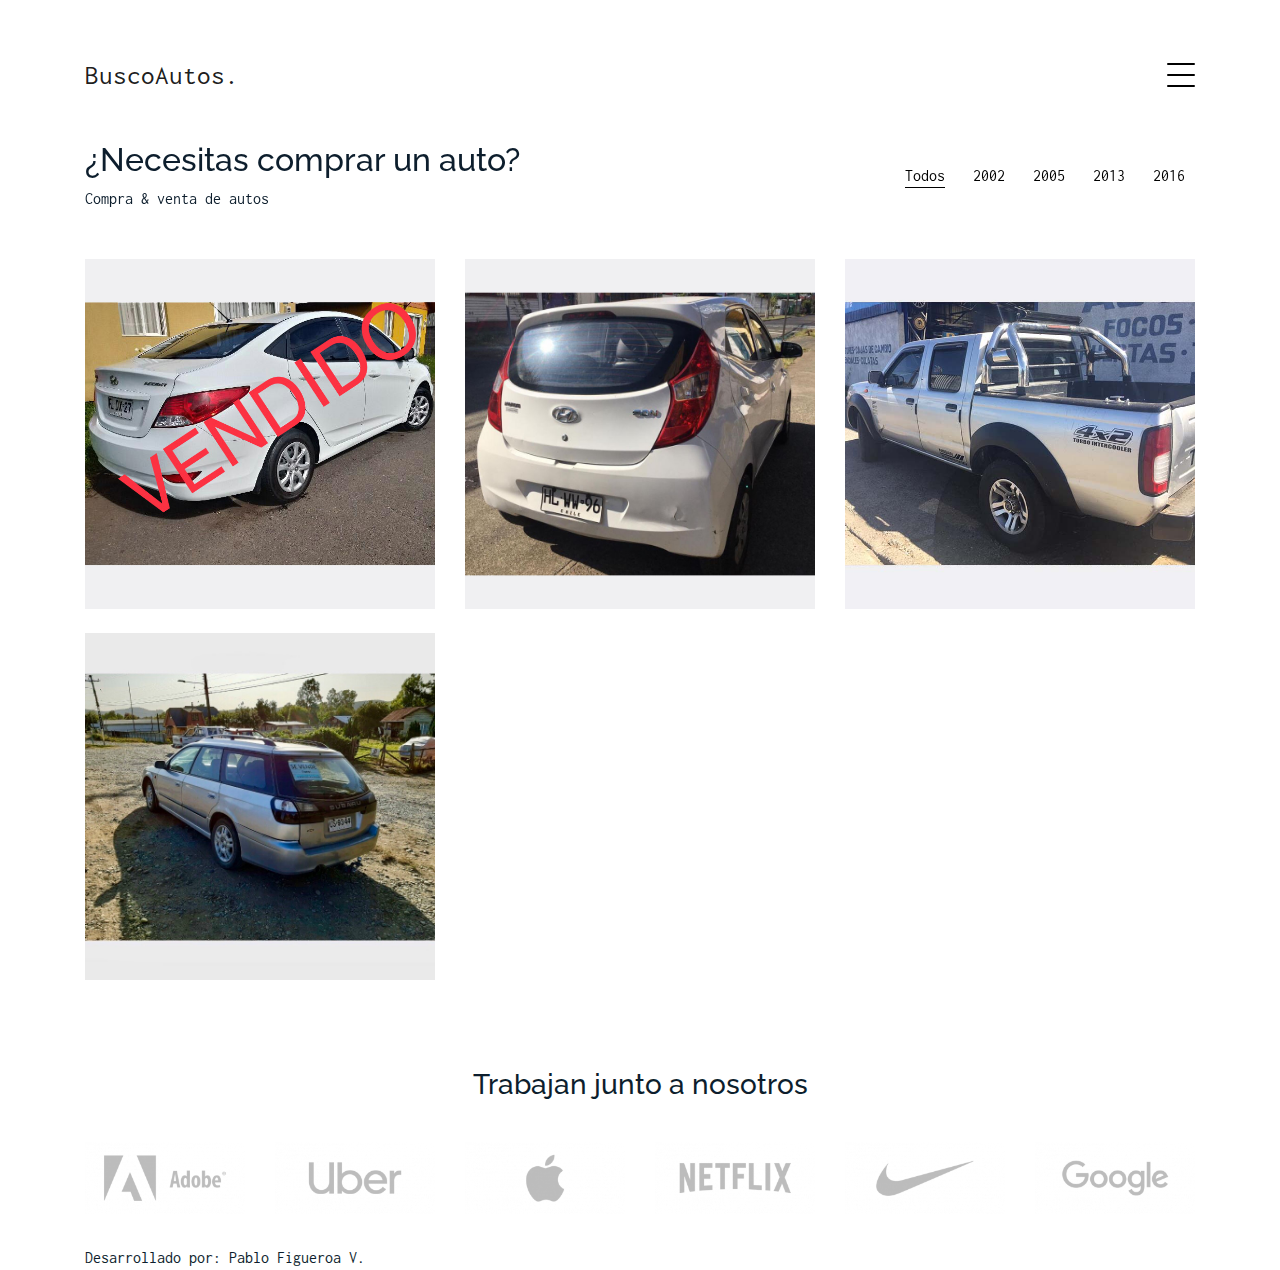
<file: index.html>
<!DOCTYPE html>
<html lang="en">
<head>
  <meta charset="utf-8">
  <meta name="google-site-verification" content="cvYitxPM1-7DCl9e9jGlmf6Hyc4fBVl1PIQuNS2L3gM" />
  <title>BuscoAutos</title>
  <meta content="width=device-width, initial-scale=1.0" name="viewport">
  <meta content="Buscoautos, autos, compra y venta, automoviles, vehiculos" name="keywords">
  <meta content="BuscoAutos es el sitio en donde te facilitamos todo para que puedas encontrar el auto que estabas buscando." name="description">
  <!-- Favicons -->
  <link href="img/favicon.png" rel="icon">
  <link href="img/apple-touch-icon.png" rel="apple-touch-icon">
  <!-- Google Fonts -->
  <link href="https://fonts.googleapis.com/css?family=Inconsolata:400,700|Raleway:400,700&display=swap"
    rel="stylesheet" async>
  <!-- Bootstrap CSS File -->
  <link href="vendor/bootstrap/css/bootstrap.min.css" rel="stylesheet" async>
  <!-- Vendor CSS Files -->
  <!--<link href="vendor/icofont/icofont.min.css" rel="stylesheet" async>-->
  <!--<link href="vendor/line-awesome/css/line-awesome.min.css" rel="stylesheet" async>-->
  <link href="vendor/aos/aos.css" rel="stylesheet" async>
  <link href="vendor/owlcarousel/assets/owl.carousel.min.css" rel="stylesheet" async>
  <!-- Template Main CSS File -->
  <link href="css/style.css" rel="stylesheet" async>
  <link rel="stylesheet" href="https://use.fontawesome.com/releases/v5.8.1/css/all.css" integrity="sha384-50oBUHEmvpQ+1lW4y57PTFmhCaXp0ML5d60M1M7uH2+nqUivzIebhndOJK28anvf" crossorigin="anonymous" async>
</head>
<body>
<!--Sección menú-->
  <div class="collapse navbar-collapse custom-navmenu" id="main-navbar">
    <div class="container py-2 py-md-5">
      <div class="row align-items-start">
        <div class="col-md-2">
          <ul class="custom-menu">
            <li class="active"><a href="javascript:;">Inicio</a></li>
          </ul>
        </div>
        <div class="col-md-6 d-none d-md-block  mr-auto">
          <div class="tweet d-flex">
            <span class="icofont-twitter text-white mt-2 mr-3"></span>
            <div>
              <p><em>BuscoAutos es el sitio ideal para buscar grandes ofertas de automóviles, debido a que hacemos todas las gestiones para que puedas cotizar, comprar o vender.  <!--<br> <a href="#">t.co/v82jsk</a>--></em></p>
            </div>
          </div>
        </div>
        <div class="col-md-4 d-none d-md-block">
          <h3>Contacto directo</h3>
          <p><contacto>Correo:</contacto><br><i class="fas fa-envelope"></i> <a href="mailto:contacto@buscoautos.cl">contacto@buscoautos.cl</a><br><contacto>WhatsApp:</contacto><br><i class="fab fa-whatsapp-square"></i> <a href="https://wa.me/56968482936">+569 6848 2936</a></p>
        </div>
      </div>

    </div>
  </div>
<!--Fin Sección menú-->
	<!--Sección título logo-->
  <nav class="navbar navbar-light custom-navbar">
    <div class="container">
      <a class="navbar-brand" href="javascript:;">BuscoAutos.</a>
      <a href="#" class="burger" data-toggle="collapse" data-target="#main-navbar">
        <span></span>
      </a>
    </div>
  </nav><!--Fin Sección título logo-->
  <main id="main"><!--Sección principal-->
    <div class="site-section site-portfolio"><!--Sección Portafolio-->
      <div class="container">
        <div class="row mb-5 align-items-center">
          <div class="col-md-12 col-lg-6 mb-4 mb-lg-0" data-aos="fade-up">
            <h2>¿Necesitas comprar un auto?</h2>
            <p class="mb-0">Compra &amp; venta de autos</p>
          </div>
          <div class="col-md-12 col-lg-6 text-left text-lg-right" data-aos="fade-up" data-aos-delay="100">
            <div id="filters" class="filters">
              <a href="#" data-filter="*" class="active">Todos</a><!--Filtros por año (por estética se desactivarán los sin uso)-->
              <a href="#" data-filter=".a2002">2002</a>
			  <a href="#" data-filter=".a2005">2005</a>
			  <!--<a href="#" data-filter=".a2012">2012</a>-->
              <a href="#" data-filter=".a2013">2013</a>
              <!--<a href="#" data-filter=".a2014">2014</a>-->
              <!--<a href="#" data-filter=".a2015">2015</a>-->
              <a href="#" data-filter=".a2016">2016</a>
			  <!--<a href="#" data-filter=".a2017">2017</a>
			  <a href="#" data-filter=".a2018">2018</a>
			  <a href="#" data-filter=".a2019">2019</a>
			  <a href="#" data-filter=".a2020">2020</a>-->
            </div>
          </div>
        </div>
        <div id="portfolio-grid" class="row no-gutter" data-aos="fade-up" data-aos-delay="200">
	<!--First Item-->
        <div class="item a2013 col-sm-6 col-md-4 col-lg-4 mb-4">
            <a href="a1" class="item-wrap fancybox">
              <div class="work-info">
                <h3>Hyundai Acent</h3>
                <span>2013</span>
              </div>
              <img class="img-fluid" alt="Auto" src="img/a1-1.jpg">
            </a>
          </div>
	<!--Second Item-->
          <div class="item a2016 col-sm-6 col-md-4 col-lg-4 mb-4">
            <a href="a2" class="item-wrap fancybox">
              <div class="work-info">
                <h3>Hyundai EON</h3>
                <span>2016</span>
              </div>
              <img class="img-fluid" alt="Auto" src="img/a2-1.jpg">
            </a>
          </div>
	<!--Third Item-->
          <div class="item a2005 col-sm-6 col-md-4 col-lg-4 mb-4">
            <a href="a3" class="item-wrap fancybox">
              <div class="work-info">
                <h3>Nissan Terrano</h3>
                <span>2005</span>
              </div>
              <img class="img-fluid" alt="Auto" src="img/a3-1.jpg">
            </a>
          </div>
	<!--Fourth Item-->
          <div class="item a2002 col-sm-6 col-md-4 col-lg-4 mb-4">
            <a href="a4" class="item-wrap fancybox">
              <div class="work-info">
                <h3>Subaru Legacy</h3>
                <span>2002</span>
              </div>
              <img class="img-fluid" alt="Auto" src="img/a4-1.JPG">
            </a>
          </div>
	<!--Quinto Item-->
         <!-- <div class="item a2020 col-sm-6 col-md-4 col-lg-4 mb-4">
            <a href="a5" class="item-wrap fancybox">
              <div class="work-info">
                <h3>Kitchen Sink</h3>
                <span>Photography</span>
              </div>
              <img class="img-fluid" alt="Auto" src="img/img_5.jpg">
            </a>
          </div>-->
	<!--Sexto Item-->
          <!--<div class="item a2020 col-sm-6 col-md-4 col-lg-4 mb-4">
            <a href="a6" class="item-wrap fancybox">
              <div class="work-info">
                <h3>Amazon</h3>
                <span>brandingn</span>
              </div>
              <img class="img-fluid" alt="Auto" src="img/img_6.jpg">
            </a>
          </div>-->
	<!---->
        </div>
      </div>
    </div>
	  
	  
	  
	  
	  
	  <!--Fin Sección Portafolio-->

	  
	  <!--Sección Trabajan con nosotros-->
    <div class="site-section">
      <div class="container">
        <div class="row justify-content-center text-center mb-4">
          <div class="col-5">
            <h3 class="h3 heading">Trabajan junto a nosotros</h3>
            <p></p>
          </div>
        </div>
        <div class="row">
          <div class="col-4 col-sm-4 col-md-2">
            <a href="#" class="client-logo"><img src="img/logo-adobe.png" alt="Image" class="img-fluid"></a>
          </div>
          <div class="col-4 col-sm-4 col-md-2">
            <a href="#" class="client-logo"><img src="img/logo-uber.png" alt="Image" class="img-fluid"></a>
          </div>
          <div class="col-4 col-sm-4 col-md-2">
            <a href="#" class="client-logo"><img src="img/logo-apple.png" alt="Image" class="img-fluid"></a>
          </div>
          <div class="col-4 col-sm-4 col-md-2">
            <a href="#" class="client-logo"><img src="img/logo-netflix.png" alt="Image" class="img-fluid"></a>
          </div>
          <div class="col-4 col-sm-4 col-md-2">
            <a href="#" class="client-logo"><img src="img/logo-nike.png" alt="Image" class="img-fluid"></a>
          </div>
          <div class="col-4 col-sm-4 col-md-2">
            <a href="#" class="client-logo"><img src="img/logo-google.png" alt="Image" class="img-fluid"></a>
          </div>

        </div>
      </div>
    </div>
	  <!--Fin Sección Trabajan con nosotros-->

<!--Sección Servicios Pausada-->
    <!--<div class="site-section">
      <div class="container">
        <div class="row justify-content-center text-center mb-4">
          <div class="col-5">
            <h3 class="h3 heading">My Services</h3>
            <p>Lorem ipsum dolor sit amet consectetur adipisicing elit explicabo inventore.</p>
          </div>
        </div>
        <div class="row">

          <div class="col-12 col-sm-6 col-md-6 col-lg-3">
            <span class="la la-cube la-3x mb-4"></span>
            <h4 class="h4 mb-2">Web Design</h4>
            <p>Lorem ipsum dolor sit amet consectetur adipisicing elit explicabo inventore.</p>
            <ul class="list-unstyled list-line">
              <li>Lorem ipsum dolor sit amet consectetur adipisicing</li>
              <li>Non pariatur nisi</li>
              <li>Magnam soluta quod</li>
              <li>Lorem ipsum dolor</li>
              <li>Cumque quae aliquam</li>
            </ul>
          </div>
          <div class="col-12 col-sm-6 col-md-6 col-lg-3">
            <span class="la la-mobile la-3x mb-4"></span>
            <h4 class="h4 mb-2">Mobile Applications</h4>
            <p>Lorem ipsum dolor sit amet consectetur adipisicing elit explicabo inventore.</p>
            <ul class="list-unstyled list-line">
              <li>Lorem ipsum dolor sit amet consectetur adipisicing</li>
              <li>Non pariatur nisi</li>
              <li>Magnam soluta quod</li>
              <li>Lorem ipsum dolor</li>
              <li>Cumque quae aliquam</li>
            </ul>
          </div>
          <div class="col-12 col-sm-6 col-md-6 col-lg-3">
            <span class="la la-image la-3x mb-4"></span>
            <h4 class="h4 mb-2">Graphic Design</h4>
            <p>Lorem ipsum dolor sit amet consectetur adipisicing elit explicabo inventore.</p>
            <ul class="list-unstyled list-line">
              <li>Lorem ipsum dolor sit amet consectetur adipisicing</li>
              <li>Non pariatur nisi</li>
              <li>Magnam soluta quod</li>
              <li>Lorem ipsum dolor</li>
              <li>Cumque quae aliquam</li>
            </ul>
          </div>
          <div class="col-12 col-sm-6 col-md-6 col-lg-3">
            <span class="la la-search la-3x mb-4"></span>
            <h4 class="h4 mb-2">SEO</h4>
            <p>Lorem ipsum dolor sit amet consectetur adipisicing elit explicabo inventore.</p>
            <ul class="list-unstyled list-line">
              <li>Lorem ipsum dolor sit amet consectetur adipisicing</li>
              <li>Non pariatur nisi</li>
              <li>Magnam soluta quod</li>
              <li>Lorem ipsum dolor</li>
              <li>Cumque quae aliquam</li>
            </ul>
          </div>
        </div>
      </div>
    </div>-->
	  <!--Fin Sección Servicios-->
  </main>
	<!--Fin Sección principal-->	
<!--Zona de Footer-->
  <footer class="footer" role="contentinfo">
    <div class="container">
      <div class="row">
        <div class="col-sm-6">
          <!--<p class="mb-1">&copy; Copyright BuscoAutos. All Rights Reserved</p>-->
          <div class="credits">
            Desarrollado por: Pablo Figueroa V.
          </div>
        </div>
		  <!--Sección Redes sociales-->
	      <!--
        <div class="col-sm-6 social text-md-right">
          <a href="#"><span class="icofont-twitter"></span></a>
          <a href="#"><span class="icofont-facebook"></span></a>
          <a href="#"><span class="icofont-dribbble"></span></a>
          <a href="#"><span class="icofont-behance"></span></a>
        </div>-->
		  <!--Fin Sección Redes sociales-->
      </div>
    </div>
  </footer>
  <script src="vendor/jquery/jquery.min.js"></script>
  <script src="vendor/jquery/jquery-migrate.min.js"></script>
  <script src="vendor/bootstrap/js/bootstrap.min.js"></script>
  <script src="vendor/easing/easing.min.js"></script>
  <script src="vendor/php-email-form/validate.js"></script>
  <script src="vendor/isotope/isotope.pkgd.min.js"></script>
  <script src="vendor/aos/aos.js"></script>
  <script src="vendor/owlcarousel/owl.carousel.min.js"></script>
  <!-- Template Main JS File -->
  <script src="js/main.js"></script>
</body>
</html>
</file>
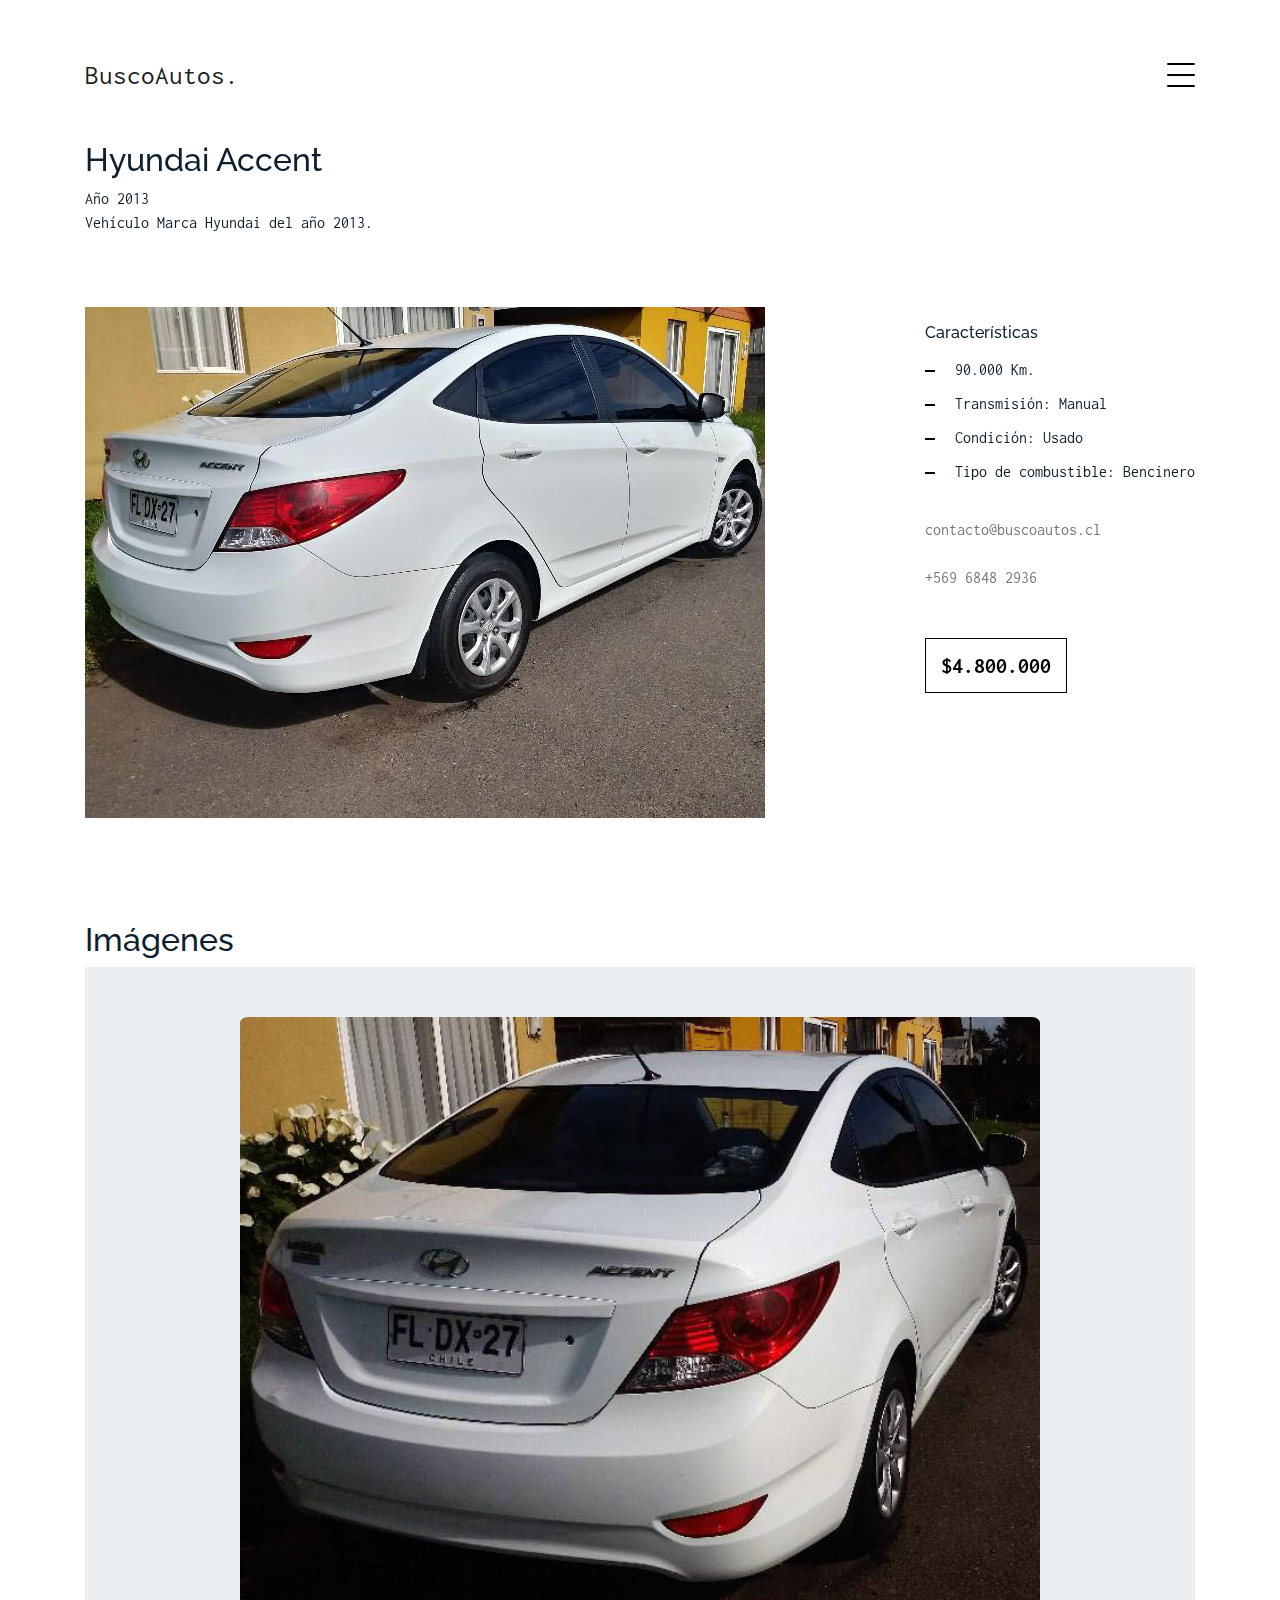
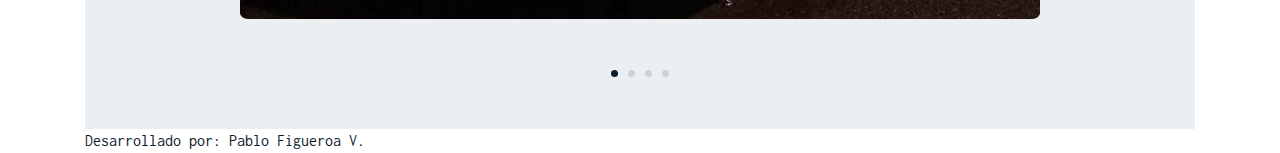
<file: a1.html>
<!DOCTYPE html>
<html lang="en">

<head>
  <meta charset="utf-8">
  <title>BuscoAutos.1</title>
  <meta content="width=device-width, initial-scale=1.0" name="viewport">
  <meta content="" name="keywords">
  <meta content="" name="description">
  <!-- Favicons -->
  <link href="img/favicon.png" rel="icon">
  <link href="img/apple-touch-icon.png" rel="apple-touch-icon">
  <!-- Google Fonts -->
  <link href="https://fonts.googleapis.com/css?family=Inconsolata:400,700|Raleway:400,700&display=swap"
    rel="stylesheet">
  <!-- Bootstrap CSS File -->
  <link href="vendor/bootstrap/css/bootstrap.min.css" rel="stylesheet">
  <!-- Vendor CSS Files -->
  <link href="vendor/icofont/icofont.min.css" rel="stylesheet">
  <link href="vendor/line-awesome/css/line-awesome.min.css" rel="stylesheet">
  <link href="vendor/aos/aos.css" rel="stylesheet">
  <link href="vendor/owlcarousel/assets/owl.carousel.min.css" rel="stylesheet">
  <!-- Template Main CSS File -->
  <link href="css/style.css" rel="stylesheet">
  <link rel="stylesheet" href="https://use.fontawesome.com/releases/v5.8.1/css/all.css" integrity="sha384-50oBUHEmvpQ+1lW4y57PTFmhCaXp0ML5d60M1M7uH2+nqUivzIebhndOJK28anvf" crossorigin="anonymous">
</head>

<body>


  <div class="collapse navbar-collapse custom-navmenu" id="main-navbar">
    <div class="container py-2 py-md-5">
      <div class="row align-items-start">
        <div class="col-md-2">
          <ul class="custom-menu">
            <li class="active"><a href="index">Inicio</a></li>
          </ul>
        </div>
        <div class="col-md-6 d-none d-md-block  mr-auto">
          <div class="tweet d-flex">
            <span class="icofont-twitter text-white mt-2 mr-3"></span>
            <div>
              <p><em>BuscoAutos es el sitio ideal para buscar grandes ofertas de automóviles, debido a que hacemos todas las gestiones para que puedas cotizar, comprar o vender.  <!--<br> <a href="#">t.co/v82jsk</a>--></em></p>
            </div>
          </div>
        </div>
        <div class="col-md-4 d-none d-md-block">
          <h3>Contacto directo</h3>
          <p><contacto>Correo:</contacto><br><i class="fas fa-envelope"></i> <a href="mailto:contacto@buscoautos.cl">contacto@buscoautos.cl</a><br><contacto>WhatsApp:</contacto><br><i class="fab fa-whatsapp-square"></i> <a href="https://wa.me/56968482936">+569 6848 2936</a></p>
        </div>
      </div>
    </div>
  </div>
<!--Sección de título-->
  <nav class="navbar navbar-light custom-navbar">
    <div class="container">
      <a class="navbar-brand" href="index">BuscoAutos.</a>

      <a href="#" class="burger" data-toggle="collapse" data-target="#main-navbar">
        <span></span>
      </a>

    </div>
  </nav>


<!--Sección encabezado-->
  <main id="main">
    <div class="site-section">
      <div class="container">
        <div class="row mb-4 align-items-center">
          <div class="col-md-6" data-aos="fade-up">

            <h2>Hyundai Accent</h2>
            <p>Año 2013<br>Vehículo Marca Hyundai del año 2013.</p>

          </div>
        </div>
      </div>
		
<!--Seccion principal-->
      <div class="site-section pb-0">
        <div class="container">
          <div class="row align-items-stretch">
            <div class="col-md-8" data-aos="fade-up">
              <img src="img/a1-1full.jpg" alt="Auto1" class="img-fluid">
            </div>
            <div class="site-section2 col-md-3 ml-auto" data-aos="fade-up" data-aos-delay="100">
              <div class="sticky-content">
              <!--  <h3 class="h3">Hyundai Accent</h3>
                <p class="mb-4"><span class="text-muted">Año 2013</span></p>-->

               <!-- <div class="mb-5">
                  <p></p>-->

                </div>


                <h4 class="h4 mb-3">Características</h4>
                <ul class="list-unstyled list-line mb-5">
                  <li>90.000 Km.</li>
                  <li>Transmisión: Manual</li>
                  <li>Condición: Usado</li>
                  <li>Tipo de combustible: Bencinero</li>
				  <p><contacto>Correo:</contacto><br><i class="fas fa-envelope"></i> <a href="mailto:contacto@buscoautos.cl">contacto@buscoautos.cl</a><br><contacto>WhatsApp:</contacto><br><i class="fab fa-whatsapp-square"></i> <a href="https://wa.me/56968482936">+569 6848 2936</a></p>
                </ul>

                <p><a href="javascript:;" class="readmore"><amount>$4.800.000</amount></a></p>
				
              </div>
            </div>
          </div>
        </div>
      </div>

	<!--Sección Carrusel-->
      <div class="site-section pb-0">
        <div class="container">
		<h2><br>Imágenes</h2>
          <div class="owl-carousel testimonial-carousel">

            <div class="testimonial-wrap">
              <div class="testimonial">
                <img src="img/a1-2.jpg" alt="Image" class="img-fluid">
              </div>
            </div>

            <div class="testimonial-wrap">
              <div class="testimonial">
                <img src="img/a1-3.jpg" alt="Image" class="img-fluid">
                <blockquote>
                  <!--<p></p>-->
                </blockquote>
                <!--<p>&mdash; </p>-->
              </div>
            </div>
			  
			<div class="testimonial-wrap">
              <div class="testimonial">
                <img src="img/a1-4.jpg" alt="Image" class="img-fluid">
                <blockquote>
                  <!--<p></p>-->
                </blockquote>
                <!--<p>&mdash; </p>-->
              </div>
            </div>
			  
			<div class="testimonial-wrap">
              <div class="testimonial">
                <img src="img/a1-5.jpg" alt="Image" class="img-fluid">
                <blockquote>
                  <!--<p></p>-->
                </blockquote>
                <!--<p>&mdash; </p>-->
              </div>
            </div>

          </div>

        </div>
      </div>
		
		
		
		<!--Fin sección carrusel-->	
	
<!--Sección "más automóviles" desactivada-->
     <!-- <div class="site-section pb-0">
        <div class="container">
          <div class="row justify-content-center text-center mb-4">
            <div class="col-5">
              <h3 class="h3 heading">Más Automóviles</h3>
            </div>
          </div>

          <div class="row" data-aos="fade-up" data-aos-delay="200">
            <div class="item web col-sm-6 col-md-4 col-lg-4 mb-4">
              <a href="work-single.html" class="item-wrap fancybox">
                <div class="work-info">
                  <h3>Boxed Water</h3>
                  <span>Web</span>
                </div>
                <img class="img-fluid" src="img/img_1.jpg">
              </a>
            </div>
            <div class="item photography col-sm-6 col-md-4 col-lg-4 mb-4">
              <a href="work-single.html" class="item-wrap fancybox">
                <div class="work-info">
                  <h3>Build Indoo</h3>
                  <span>Photography</span>
                </div>
                <img class="img-fluid" src="img/img_2.jpg">
              </a>
            </div>
            <div class="item branding col-sm-6 col-md-4 col-lg-4 mb-4">
              <a href="work-single.html" class="item-wrap fancybox">
                <div class="work-info">
                  <h3>Cocooil</h3>
                  <span>Branding</span>
                </div>
                <img class="img-fluid" src="img/img_3.jpg">
              </a>
            </div>
            <div class="item design col-sm-6 col-md-4 col-lg-4 mb-4">
              <a href="work-single.html" class="item-wrap fancybox">
                <div class="work-info">
                  <h3>Nike Shoe</h3>
                  <span>Design</span>
                </div>
                <img class="img-fluid" src="img/img_4.jpg">
              </a>
            </div>
            <div class="item photography col-sm-6 col-md-4 col-lg-4 mb-4">
              <a href="work-single.html" class="item-wrap fancybox">
                <div class="work-info">
                  <h3>Kitchen Sink</h3>
                  <span>Photography</span>
                </div>
                <img class="img-fluid" src="img/img_5.jpg">
              </a>
            </div>
            <div class="item branding col-sm-6 col-md-4 col-lg-4 mb-4">
              <a href="work-single.html" class="item-wrap fancybox">
                <div class="work-info">
                  <h3>Amazon</h3>
                  <span>brandingn</span>
                </div>
                <img class="img-fluid" src="img/img_6.jpg">
              </a>
            </div>
          </div>
        </div>
      </div>-->



	  <!--</div>-->
  </main>
  
  <footer class="footer" role="contentinfo">
    <div class="container">
      <div class="row">
        <div class="col-sm-6">
          <!--<p class="mb-1">&copy; Copyright MyPortfolio. All Rights Reserved</p>-->
          <div class="credits">
            Desarrollado por: Pablo Figueroa V.
          </div>
        </div>
	      <!--
        <div class="col-sm-6 social text-md-right">
          <a href="#"><span class="icofont-twitter"></span></a>
          <a href="#"><span class="icofont-facebook"></span></a>
          <a href="#"><span class="icofont-dribbble"></span></a>
          <a href="#"><span class="icofont-behance"></span></a>
        </div>-->
      </div>
    </div>
  </footer>

  <!-- Vendor JS Files -->
  <script src="vendor/jquery/jquery.min.js"></script>
  <script src="vendor/jquery/jquery-migrate.min.js"></script>
  <script src="vendor/bootstrap/js/bootstrap.min.js"></script>
  <script src="vendor/easing/easing.min.js"></script>
  <script src="vendor/php-email-form/validate.js"></script>
  <script src="vendor/isotope/isotope.pkgd.min.js"></script>
  <script src="vendor/aos/aos.js"></script>
  <script src="vendor/owlcarousel/owl.carousel.min.js"></script>

  <!-- Template Main JS File -->
  <script src="js/main.js"></script>

</body>

</html>
</file>
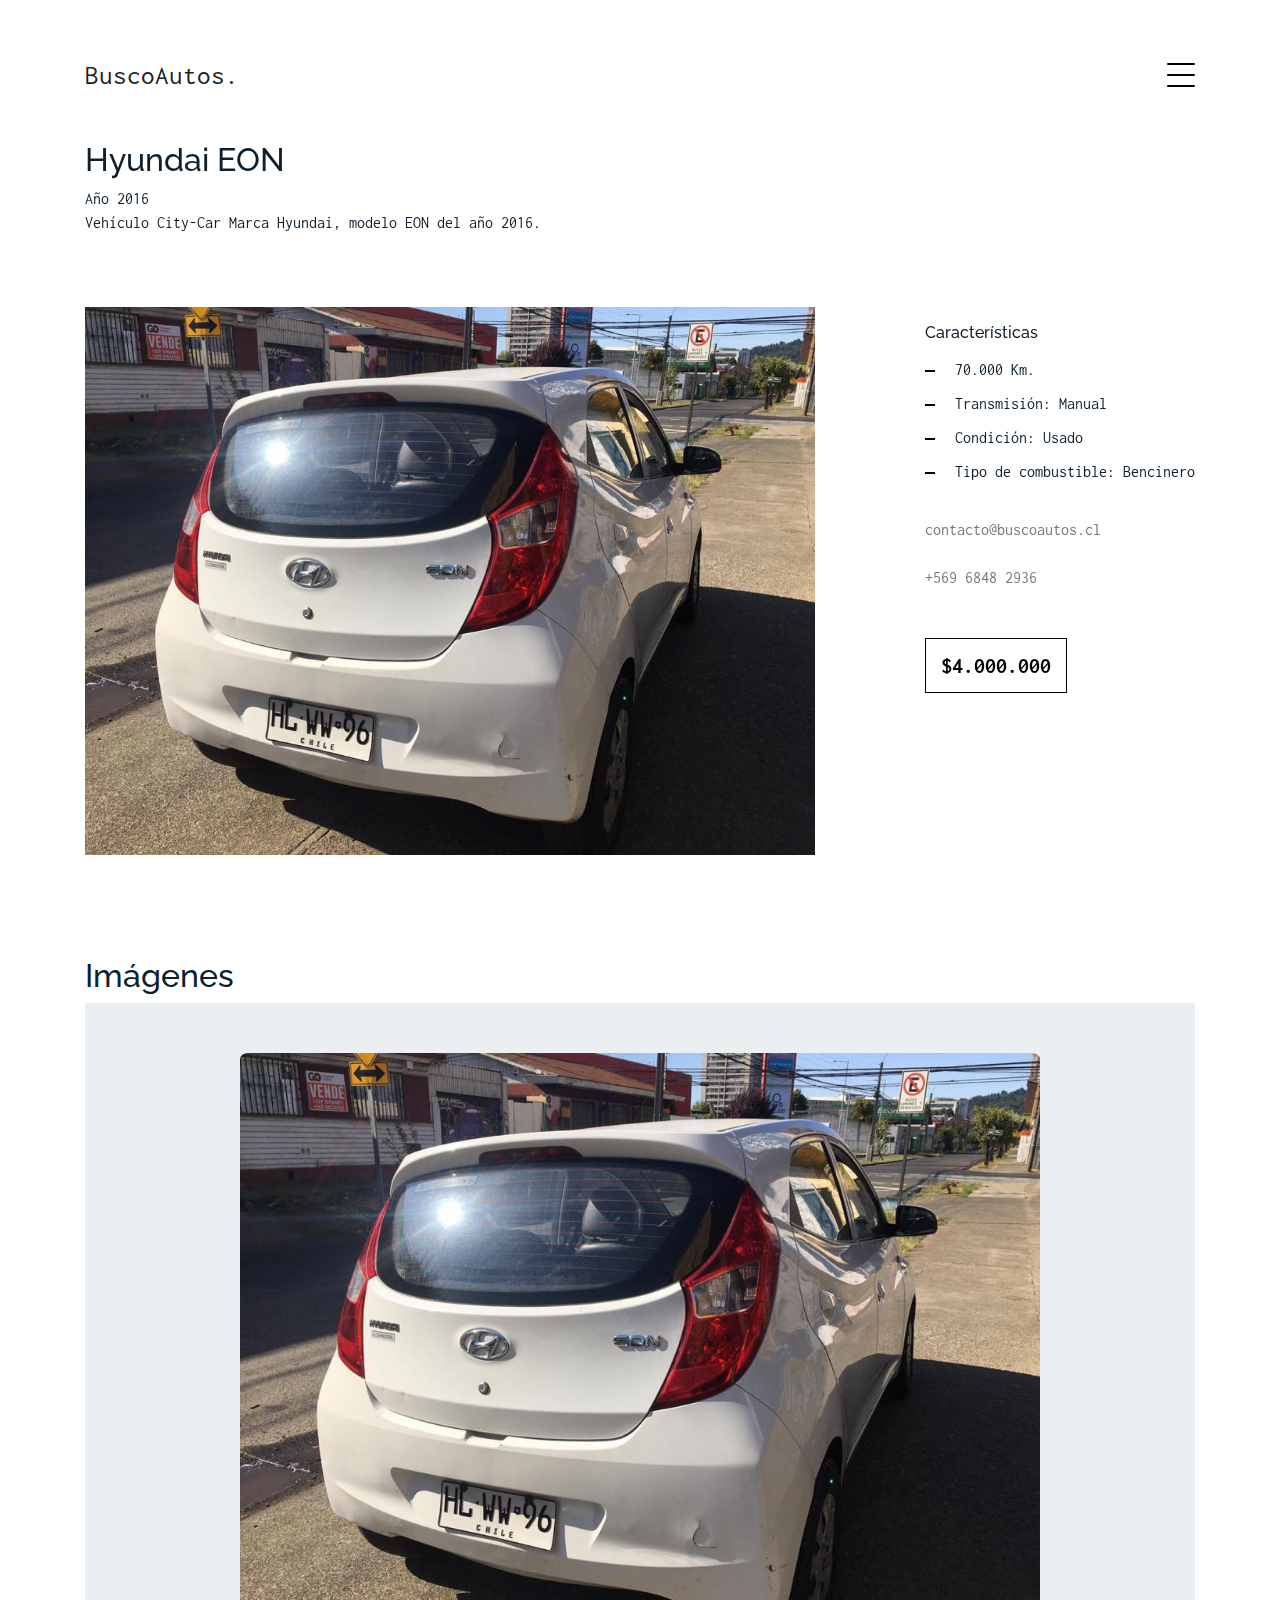
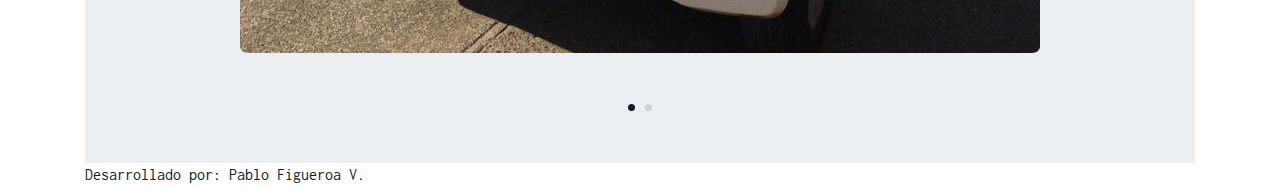
<file: a2.html>
<!DOCTYPE html>
<html lang="en">
<head>
  <meta charset="utf-8">
  <title>BuscoAutos.2</title>
  <meta content="width=device-width, initial-scale=1.0" name="viewport">
  <meta content="" name="keywords">
  <meta content="" name="description">
  <link href="img/favicon.png" rel="icon"><!-- Favicons -->
  <link href="img/apple-touch-icon.png" rel="apple-touch-icon">
  <link href="https://fonts.googleapis.com/css?family=Inconsolata:400,700|Raleway:400,700&display=swap"
    rel="stylesheet"><!-- Google Fonts -->
  <link href="vendor/bootstrap/css/bootstrap.min.css" rel="stylesheet"><!-- Bootstrap CSS File -->
  <link href="vendor/icofont/icofont.min.css" rel="stylesheet"><!-- Vendor CSS Files -->
  <link href="vendor/line-awesome/css/line-awesome.min.css" rel="stylesheet">
  <link href="vendor/aos/aos.css" rel="stylesheet">
  <link href="vendor/owlcarousel/assets/owl.carousel.min.css" rel="stylesheet">
  <!-- Template Main CSS File -->
  <link href="css/style.css" rel="stylesheet">
  <link rel="stylesheet" href="https://use.fontawesome.com/releases/v5.8.1/css/all.css" integrity="sha384-50oBUHEmvpQ+1lW4y57PTFmhCaXp0ML5d60M1M7uH2+nqUivzIebhndOJK28anvf" crossorigin="anonymous">
</head>
<body>
  <div class="collapse navbar-collapse custom-navmenu" id="main-navbar">
    <div class="container py-2 py-md-5">
      <div class="row align-items-start">
        <div class="col-md-2">
          <ul class="custom-menu">
            <li class="active"><a href="index">Inicio</a></li>
          </ul>
        </div>
        <div class="col-md-6 d-none d-md-block  mr-auto">
          <div class="tweet d-flex">
            <span class="icofont-twitter text-white mt-2 mr-3"></span>
            <div>
              <p><em>BuscoAutos es el sitio ideal para buscar grandes ofertas de automóviles, debido a que hacemos todas las gestiones para que puedas cotizar, comprar o vender.  <!--<br> <a href="#">t.co/v82jsk</a>--></em></p>
            </div>
          </div>
        </div>
        <div class="col-md-4 d-none d-md-block">
          <h3>Contacto directo</h3>
          <p><contacto>Correo:</contacto><br><i class="fas fa-envelope"></i> <a href="mailto:contacto@buscoautos.cl">contacto@buscoautos.cl</a><br><contacto>WhatsApp:</contacto><br><i class="fab fa-whatsapp-square"></i> <a href="https://wa.me/56968482936">+569 6848 2936</a></p>
        </div>
      </div>
    </div>
  </div>
  <nav class="navbar navbar-light custom-navbar"><!--Sección de título-->
    <div class="container">
      <a class="navbar-brand" href="index">BuscoAutos.</a>
      <a href="#" class="burger" data-toggle="collapse" data-target="#main-navbar">
        <span></span>
      </a>
    </div>
  </nav>
  <main id="main"><!--Sección encabezado-->
    <div class="site-section">
      <div class="container">
        <div class="row mb-4 align-items-center">
          <div class="col-md-6" data-aos="fade-up">
            <h2>Hyundai EON</h2>
            <p>Año 2016<br>Vehículo City-Car Marca Hyundai, modelo EON del año 2016.</p>
          </div>
        </div>
      </div>
      <div class="site-section pb-0"><!--Seccion principal-->
        <div class="container">
          <div class="row align-items-stretch">
            <div class="col-md-8" data-aos="fade-up">
              <img src="img/a2-1full.jpg" alt="Auto1" class="img-fluid">
            </div>
            <div class="site-section2 col-md-3 ml-auto" data-aos="fade-up" data-aos-delay="100">
              <div class="sticky-content">
                </div>
                <h4 class="h4 mb-3">Características</h4>
                <ul class="list-unstyled list-line mb-5">
                  <li>70.000 Km.</li>
                  <li>Transmisión: Manual</li>
                  <li>Condición: Usado</li>
                  <li>Tipo de combustible: Bencinero</li>
				  <p><contacto>Correo:</contacto><br><i class="fas fa-envelope"></i> <a href="mailto:contacto@buscoautos.cl">contacto@buscoautos.cl</a><br><contacto>WhatsApp:</contacto><br><i class="fab fa-whatsapp-square"></i> <a href="https://wa.me/56968482936">+569 6848 2936</a></p>
                </ul>
                <p><a href="javascript:;" class="readmore"><amount>$4.000.000</amount></a></p>
              </div> 
            </div>
          </div>
        </div>
      </div> 
      <div class="site-section pb-0"><!--Sección Carrusel--> 
        <div class="container">
			<h2><br>Imágenes</h2>
          <div class="owl-carousel testimonial-carousel">
            <div class="testimonial-wrap">
              <div class="testimonial">
                <img src="img/a2-1full.jpg" alt="Image" class="img-fluid">
              </div>
            </div>
            <div class="testimonial-wrap">
              <div class="testimonial">
                <img src="img/a2-2.jpg" alt="Image" class="img-fluid">
              </div>
            </div>
          </div>
        </div>
      </div><!--Fin sección carrusel-->	
<!--Sección "más automóviles" desactivada-->
     <!-- <div class="site-section pb-0">
        <div class="container">
          <div class="row justify-content-center text-center mb-4">
            <div class="col-5">
              <h3 class="h3 heading">Más Automóviles</h3>
            </div>
          </div>
          <div class="row" data-aos="fade-up" data-aos-delay="200">
            <div class="item web col-sm-6 col-md-4 col-lg-4 mb-4">
              <a href="work-single.html" class="item-wrap fancybox">
                <div class="work-info">
                  <h3>Boxed Water</h3>
                  <span>Web</span>
                </div>
                <img class="img-fluid" src="img/img_1.jpg">
              </a>
            </div>
            <div class="item photography col-sm-6 col-md-4 col-lg-4 mb-4">
              <a href="work-single.html" class="item-wrap fancybox">
                <div class="work-info">
                  <h3>Build Indoo</h3>
                  <span>Photography</span>
                </div>
                <img class="img-fluid" src="img/img_2.jpg">
              </a>
            </div>
            <div class="item branding col-sm-6 col-md-4 col-lg-4 mb-4">
              <a href="work-single.html" class="item-wrap fancybox">
                <div class="work-info">
                  <h3>Cocooil</h3>
                  <span>Branding</span>
                </div>
                <img class="img-fluid" src="img/img_3.jpg">
              </a>
            </div>
            <div class="item design col-sm-6 col-md-4 col-lg-4 mb-4">
              <a href="work-single.html" class="item-wrap fancybox">
                <div class="work-info">
                  <h3>Nike Shoe</h3>
                  <span>Design</span>
                </div>
                <img class="img-fluid" src="img/img_4.jpg">
              </a>
            </div>
            <div class="item photography col-sm-6 col-md-4 col-lg-4 mb-4">
              <a href="work-single.html" class="item-wrap fancybox">
                <div class="work-info">
                  <h3>Kitchen Sink</h3>
                  <span>Photography</span>
                </div>
                <img class="img-fluid" src="img/img_5.jpg">
              </a>
            </div>
            <div class="item branding col-sm-6 col-md-4 col-lg-4 mb-4">
              <a href="work-single.html" class="item-wrap fancybox">
                <div class="work-info">
                  <h3>Amazon</h3>
                  <span>brandingn</span>
                </div>
                <img class="img-fluid" src="img/img_6.jpg">
              </a>
            </div>
          </div>
        </div>
      </div>-->
	 <!-- </div>-->
  </main>
  <footer class="footer" role="contentinfo">
    <div class="container">
      <div class="row">
        <div class="col-sm-6"><!--<p class="mb-1">&copy; Copyright MyPortfolio. All Rights Reserved</p>-->
          <div class="credits">
            Desarrollado por: Pablo Figueroa V.
          </div>
        </div>
	      <!--
        <div class="col-sm-6 social text-md-right">
          <a href="#"><span class="icofont-twitter"></span></a>
          <a href="#"><span class="icofont-facebook"></span></a>
          <a href="#"><span class="icofont-dribbble"></span></a>
          <a href="#"><span class="icofont-behance"></span></a>
        </div>-->
      </div>
    </div>
  </footer>
  <script src="vendor/jquery/jquery.min.js"></script><!-- Vendor JS Files -->
  <script src="vendor/jquery/jquery-migrate.min.js"></script>
  <script src="vendor/bootstrap/js/bootstrap.min.js"></script>
  <script src="vendor/easing/easing.min.js"></script>
  <script src="vendor/php-email-form/validate.js"></script>
  <script src="vendor/isotope/isotope.pkgd.min.js"></script>
  <script src="vendor/aos/aos.js"></script>
  <script src="vendor/owlcarousel/owl.carousel.min.js"></script>
  <!-- Template Main JS File -->
  <script src="js/main.js"></script>
</body>
</html>
</file>
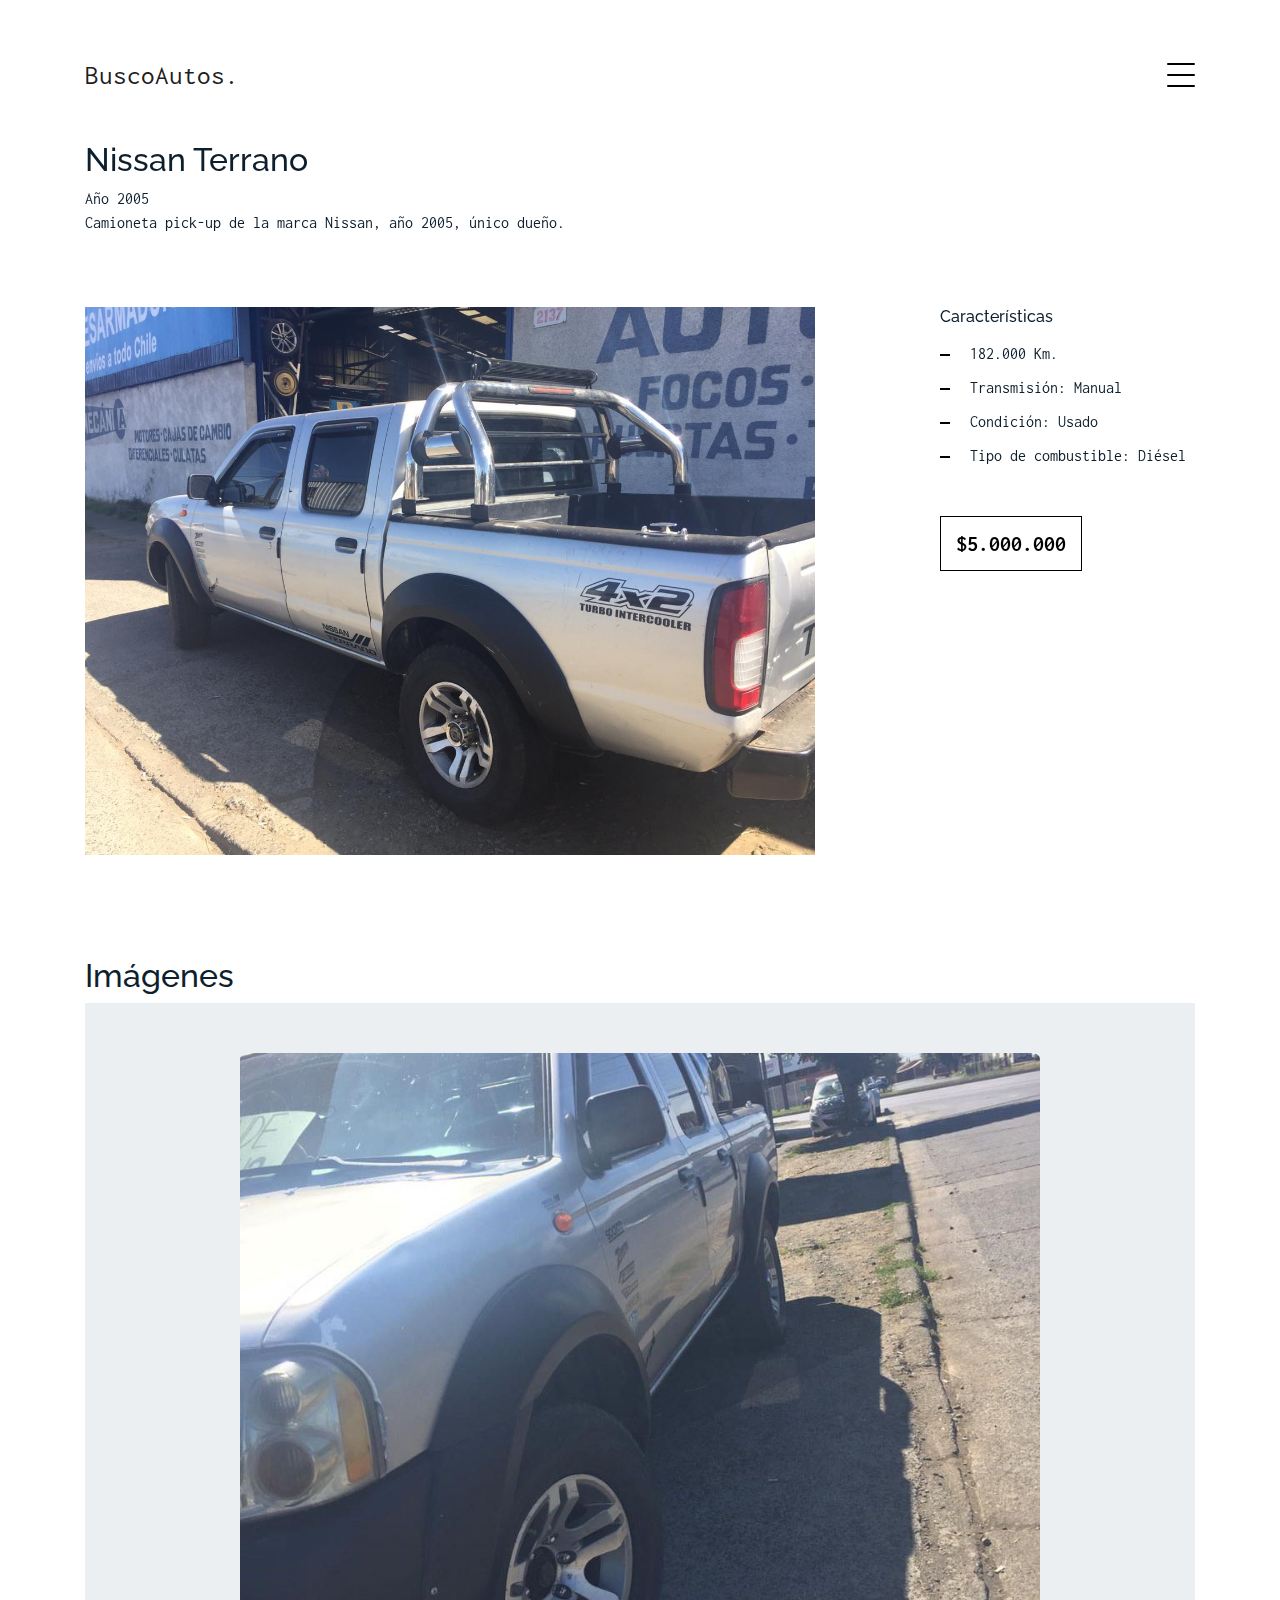
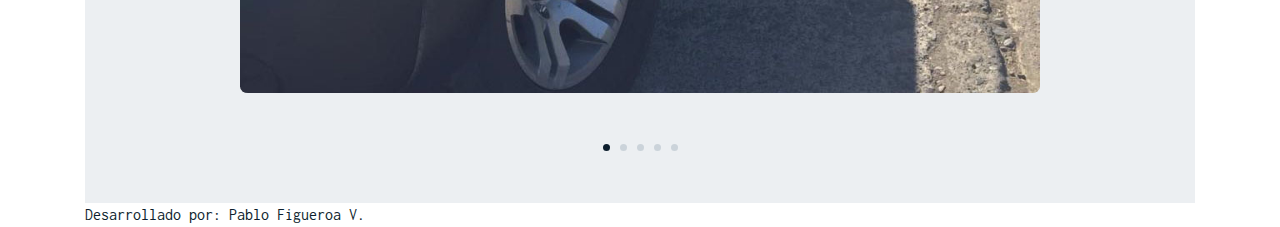
<file: a3.html>
<!DOCTYPE html>
<html lang="en">

<head>
  <meta charset="utf-8">
  <title>BuscoAutos.3</title>
  <meta content="width=device-width, initial-scale=1.0" name="viewport">
  <meta content="" name="keywords">
  <meta content="" name="description">
  <!-- Favicons -->
  <link href="img/favicon.png" rel="icon">
  <link href="img/apple-touch-icon.png" rel="apple-touch-icon">
  <!-- Google Fonts -->
  <link href="https://fonts.googleapis.com/css?family=Inconsolata:400,700|Raleway:400,700&display=swap"
    rel="stylesheet">
  <!-- Bootstrap CSS File -->
  <link href="vendor/bootstrap/css/bootstrap.min.css" rel="stylesheet">
  <!-- Vendor CSS Files -->
  <link href="vendor/icofont/icofont.min.css" rel="stylesheet">
  <link href="vendor/line-awesome/css/line-awesome.min.css" rel="stylesheet">
  <link href="vendor/aos/aos.css" rel="stylesheet">
  <link href="vendor/owlcarousel/assets/owl.carousel.min.css" rel="stylesheet">
  <!-- Template Main CSS File -->
  <link href="css/style.css" rel="stylesheet">
</head>
<body>
  <div class="collapse navbar-collapse custom-navmenu" id="main-navbar">
    <div class="container py-2 py-md-5">
      <div class="row align-items-start">
        <div class="col-md-2">
          <ul class="custom-menu">
            <li class="active"><a href="index">Inicio</a></li>
          </ul>
        </div>
        <div class="col-md-6 d-none d-md-block  mr-auto">
          <div class="tweet d-flex">
            <span class="icofont-twitter text-white mt-2 mr-3"></span>
            <div>
              <p><em>BuscoAutos es el sitio ideal para buscar grandes ofertas de automóviles, debido a que hacemos todas las gestiones para que puedas cotizar, comprar o vender.  <!--<br> <a href="#">t.co/v82jsk</a>--></em></p>
            </div>
          </div>
        </div>
        <div class="col-md-4 d-none d-md-block">
          <h3>Contacto directo</h3>
          <p><contacto>Correo:</contacto><br><i class="fas fa-envelope"></i> <a href="mailto:contacto@buscoautos.cl">contacto@buscoautos.cl</a><br><contacto>WhatsApp:</contacto><br><i class="fab fa-whatsapp-square"></i> <a href="https://wa.me/56968482936">+569 6848 2936</a></p>
        </div>
      </div>
    </div>
  </div>
<!--Sección de título-->
  <nav class="navbar navbar-light custom-navbar">
    <div class="container">
      <a class="navbar-brand" href="index">BuscoAutos.</a>
      <a href="#" class="burger" data-toggle="collapse" data-target="#main-navbar">
        <span></span>
      </a>
    </div>
  </nav>
<!--Sección encabezado-->
  <main id="main">
    <div class="site-section">
      <div class="container">
        <div class="row mb-4 align-items-center">
          <div class="col-md-6" data-aos="fade-up">
            <h2>Nissan Terrano</h2>
            <p>Año 2005<br>Camioneta pick-up de la marca Nissan, año 2005, único dueño.</p>
          </div>
        </div>
      </div>
		
<!--Seccion principal-->
      <div class="site-section pb-0">
        <div class="container">
          <div class="row align-items-stretch">
            <div class="col-md-8" data-aos="fade-up">
              <img src="img/a3-1full.jpg" alt="Auto1" class="img-fluid">
            </div>
            <div class="col-md-3 ml-auto" data-aos="fade-up" data-aos-delay="100">
              <div class="sticky-content">
                </div>
                <h4 class="h4 mb-3">Características</h4>
                <ul class="list-unstyled list-line mb-5">
                  <li>182.000 Km.</li>
                  <li>Transmisión: Manual</li>
                  <li>Condición: Usado</li>
                  <li>Tipo de combustible: Diésel</li>
                </ul>
                <p><a href="javascript:;" class="readmore"><amount>$5.000.000</amount></a></p>
              </div>
            </div>
          </div>
        </div>
      </div>

	<!--Sección Carrusel-->
      <div class="site-section pb-0">
        <div class="container">
			<h2><br>Imágenes</h2>
          <div class="owl-carousel testimonial-carousel">
			  
            <div class="testimonial-wrap">
              <div class="testimonial">
                <img src="img/a3-2.jpg" alt="Image" class="img-fluid">
              </div>
            </div>
            <div class="testimonial-wrap">
              <div class="testimonial">
                <img src="img/a3-3.jpg" alt="Image" class="img-fluid">
              </div>
			 </div>
			<div class="testimonial-wrap">
              <div class="testimonial">
                <img src="img/a3-4.jpg" alt="Image" class="img-fluid">
              </div>
			 </div>
			<div class="testimonial-wrap">
              <div class="testimonial">
                <img src="img/a3-5.jpg" alt="Image" class="img-fluid">
              </div>
            </div>
			<div class="testimonial-wrap">
              <div class="testimonial">
                <img src="img/a3-6.jpg" alt="Image" class="img-fluid">
              </div>
            </div>
			  
          </div>
        </div>
      </div>
		
		
		
		<!--Fin sección carrusel-->	
	
<!--Sección "más automóviles" desactivada-->
     <!-- <div class="site-section pb-0">
        <div class="container">
          <div class="row justify-content-center text-center mb-4">
            <div class="col-5">
              <h3 class="h3 heading">Más Automóviles</h3>
            </div>
          </div>

          <div class="row" data-aos="fade-up" data-aos-delay="200">
            <div class="item web col-sm-6 col-md-4 col-lg-4 mb-4">
              <a href="work-single.html" class="item-wrap fancybox">
                <div class="work-info">
                  <h3>Boxed Water</h3>
                  <span>Web</span>
                </div>
                <img class="img-fluid" src="img/img_1.jpg">
              </a>
            </div>
            <div class="item photography col-sm-6 col-md-4 col-lg-4 mb-4">
              <a href="work-single.html" class="item-wrap fancybox">
                <div class="work-info">
                  <h3>Build Indoo</h3>
                  <span>Photography</span>
                </div>
                <img class="img-fluid" src="img/img_2.jpg">
              </a>
            </div>
            <div class="item branding col-sm-6 col-md-4 col-lg-4 mb-4">
              <a href="work-single.html" class="item-wrap fancybox">
                <div class="work-info">
                  <h3>Cocooil</h3>
                  <span>Branding</span>
                </div>
                <img class="img-fluid" src="img/img_3.jpg">
              </a>
            </div>
            <div class="item design col-sm-6 col-md-4 col-lg-4 mb-4">
              <a href="work-single.html" class="item-wrap fancybox">
                <div class="work-info">
                  <h3>Nike Shoe</h3>
                  <span>Design</span>
                </div>
                <img class="img-fluid" src="img/img_4.jpg">
              </a>
            </div>
            <div class="item photography col-sm-6 col-md-4 col-lg-4 mb-4">
              <a href="work-single.html" class="item-wrap fancybox">
                <div class="work-info">
                  <h3>Kitchen Sink</h3>
                  <span>Photography</span>
                </div>
                <img class="img-fluid" src="img/img_5.jpg">
              </a>
            </div>
            <div class="item branding col-sm-6 col-md-4 col-lg-4 mb-4">
              <a href="work-single.html" class="item-wrap fancybox">
                <div class="work-info">
                  <h3>Amazon</h3>
                  <span>brandingn</span>
                </div>
                <img class="img-fluid" src="img/img_6.jpg">
              </a>
            </div>
          </div>
        </div>
      </div>



	  </div>-->
  </main>
  
  <footer class="footer" role="contentinfo">
    <div class="container">
      <div class="row">
        <div class="col-sm-6">
          <!--<p class="mb-1">&copy; Copyright MyPortfolio. All Rights Reserved</p>-->
          <div class="credits">
            Desarrollado por: Pablo Figueroa V.
          </div>
        </div>
	      <!--
        <div class="col-sm-6 social text-md-right">
          <a href="#"><span class="icofont-twitter"></span></a>
          <a href="#"><span class="icofont-facebook"></span></a>
          <a href="#"><span class="icofont-dribbble"></span></a>
          <a href="#"><span class="icofont-behance"></span></a>
        </div>-->
      </div>
    </div>
  </footer>

  <!-- Vendor JS Files -->
  <script src="vendor/jquery/jquery.min.js"></script>
  <script src="vendor/jquery/jquery-migrate.min.js"></script>
  <script src="vendor/bootstrap/js/bootstrap.min.js"></script>
  <script src="vendor/easing/easing.min.js"></script>
  <script src="vendor/php-email-form/validate.js"></script>
  <script src="vendor/isotope/isotope.pkgd.min.js"></script>
  <script src="vendor/aos/aos.js"></script>
  <script src="vendor/owlcarousel/owl.carousel.min.js"></script>

  <!-- Template Main JS File -->
  <script src="js/main.js"></script>

</body>

</html>
</file>
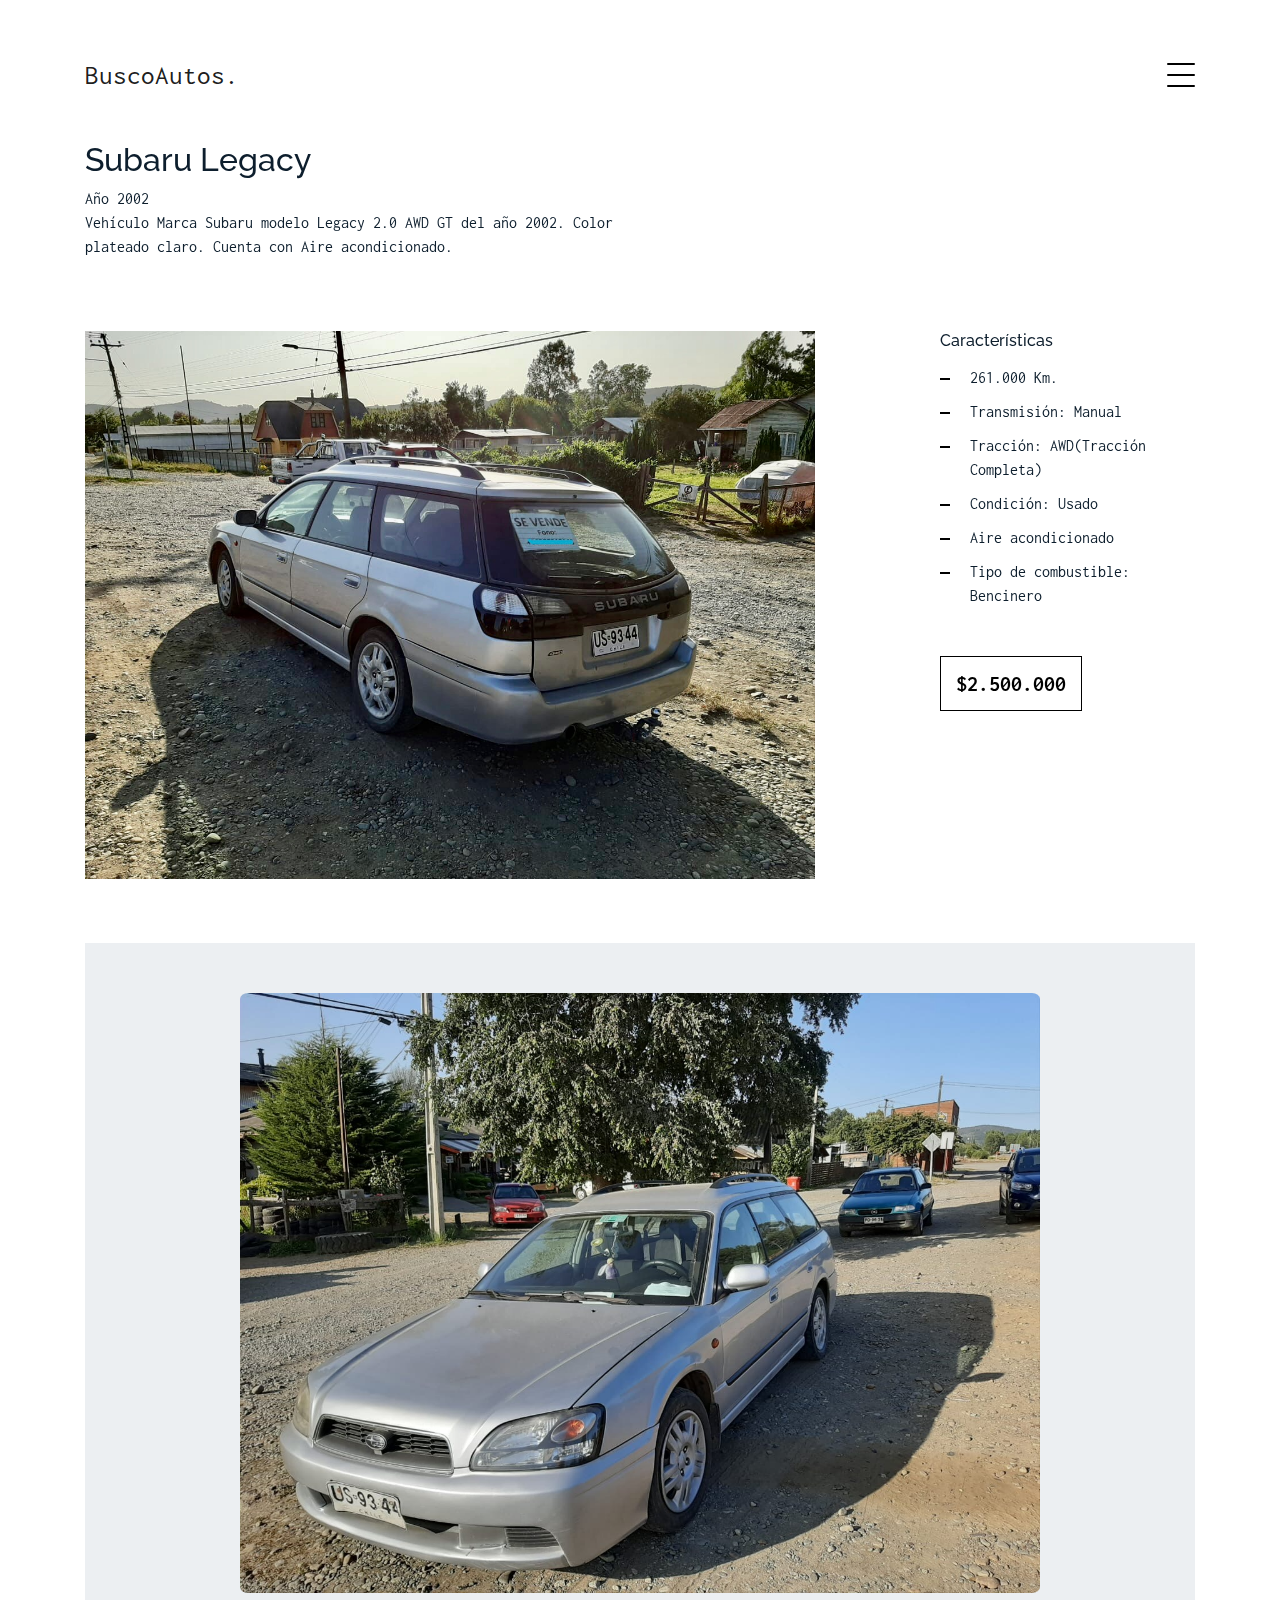
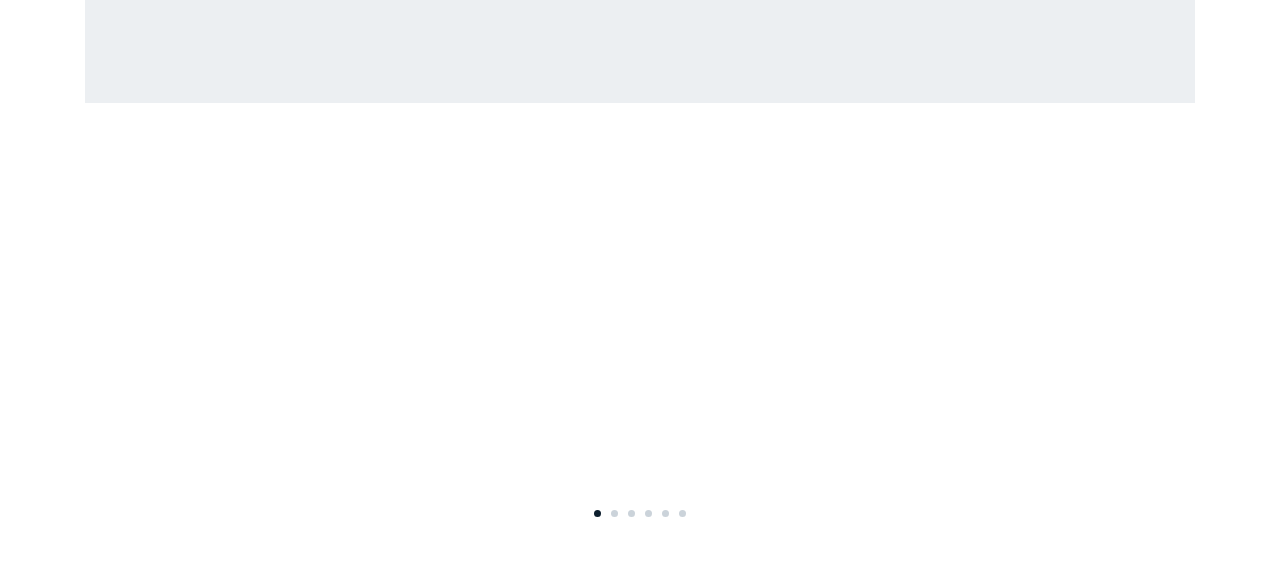
<file: a4.html>
<!DOCTYPE html>
<html lang="en">
<head>
  <meta charset="utf-8">
  <title>BuscoAutos.1</title>
  <meta content="width=device-width, initial-scale=1.0" name="viewport">
  <meta content="" name="keywords">
  <meta content="" name="description">
  <link href="img/favicon.png" rel="icon">
  <link href="img/apple-touch-icon.png" rel="apple-touch-icon">
  <link href="https://fonts.googleapis.com/css?family=Inconsolata:400,700|Raleway:400,700&display=swap"
    rel="stylesheet">
  <link href="vendor/bootstrap/css/bootstrap.min.css" rel="stylesheet">
  <link href="vendor/icofont/icofont.min.css" rel="stylesheet">
  <link href="vendor/line-awesome/css/line-awesome.min.css" rel="stylesheet">
  <link href="vendor/aos/aos.css" rel="stylesheet">
  <link href="vendor/owlcarousel/assets/owl.carousel.min.css" rel="stylesheet">
  <link href="css/style.css" rel="stylesheet">
</head>
<body>


  <div class="collapse navbar-collapse custom-navmenu" id="main-navbar">
    <div class="container py-2 py-md-5">
      <div class="row align-items-start">
        <div class="col-md-2">
          <ul class="custom-menu">
            <li><a href="index.html">Inicio</a></li>
            <!--<li><a href="about.html">About Me</a></li>
            <li><a href="services.html">Services</a></li>
            <li class="active"><a href="works.html">Works</a></li>
            <li><a href="contact.html">Contact</a></li>-->
          </ul>
        </div>
        <div class="col-md-6 d-none d-md-block  mr-auto">
          <div class="tweet d-flex">
            <span class="icofont-twitter text-white mt-2 mr-3"></span>
            <div>
              <p><em>BuscoAutos es el sitio ideal para buscar grandes ofertas de automóviles, debido a que hacemos todas las gestiones para que puedas cotizar, comprar o vender.  <!--<br> <a href="#">t.co/v82jsk</a>--></em></p>
            </div>
          </div>
        </div>
        <div class="col-md-4 d-none d-md-block">
          <h3>Contacto directo</h3>
          <p>Puedes contactar con nosotros directo a través del siguiente correo <a href="mailto:contacto@buscoautos.cl">contacto@buscoautos.cl</a></p>
        </div>
      </div>
    </div>
  </div>
<!--Sección de título-->
  <nav class="navbar navbar-light custom-navbar">
    <div class="container">
      <a class="navbar-brand" href="index.html">BuscoAutos.</a>

      <a href="#" class="burger" data-toggle="collapse" data-target="#main-navbar">
        <span></span>
      </a>

    </div>
  </nav>


<!--Sección encabezado-->
  <main id="main">
    <div class="site-section">
      <div class="container">
        <div class="row mb-4 align-items-center">
          <div class="col-md-6" data-aos="fade-up">

            <h2>Subaru Legacy</h2>
            <p>Año 2002<br>Vehículo Marca Subaru modelo Legacy 2.0 AWD GT del año 2002. Color plateado claro. Cuenta con Aire acondicionado.</p>

          </div>
        </div>
      </div>
		
<!--Seccion principal-->
      <div class="site-section pb-0">
        <div class="container">
          <div class="row align-items-stretch">
            <div class="col-md-8" data-aos="fade-up">
              <img src="img/a4-1full.jpg" alt="Auto1" class="img-fluid">
            </div>
            <div class="col-md-3 ml-auto" data-aos="fade-up" data-aos-delay="100">
              <div class="sticky-content">
                </div>
                <h4 class="h4 mb-3">Características</h4>
                <ul class="list-unstyled list-line mb-5">
                  <li>261.000 Km.</li>
                  <li>Transmisión: Manual</li>
                  <li>Tracción: AWD(Tracción Completa)</li>
                  <li>Condición: Usado</li>
                  <li>Aire acondicionado</li>
                  <li>Tipo de combustible: Bencinero</li>
                </ul>
                <p><a href="javascript:;" class="readmore"><amount>$2.500.000</amount></a></p>
              </div>
            </div>
          </div>
        </div>
      </div>

	<!--Sección Carrusel-->
      <div class="site-section pb-0">
        <div class="container">

          <div class="owl-carousel testimonial-carousel">

            <div class="testimonial-wrap">
              <div class="testimonial">
                <img src="img/a4-2.JPG" alt="Image" class="img-fluid">
              </div>
            </div>

            <div class="testimonial-wrap">
              <div class="testimonial">
                <img src="img/a4-3.JPG" alt="Image" class="img-fluid">
                <blockquote>
                  <!--<p></p>-->
                </blockquote>
                <!--<p>&mdash; </p>-->
              </div>
            </div>
			  
			<div class="testimonial-wrap">
              <div class="testimonial">
                <img src="img/a4-4.JPG" alt="Image" class="img-fluid">
                <blockquote>
                  <!--<p></p>-->
                </blockquote>
                <!--<p>&mdash; </p>-->
              </div>
            </div>
			  
			<div class="testimonial-wrap">
              <div class="testimonial">
                <img src="img/a4-5.JPG" alt="Image" class="img-fluid">
                <blockquote>
                  <!--<p></p>-->
                </blockquote>
                <!--<p>&mdash; </p>-->
              </div>
            </div>



            <div class="testimonial-wrap">
              <div class="testimonial">
                <img src="img/a4-6.JPG" alt="Image" class="img-fluid">
                <blockquote>
                  <!--<p></p>-->
                </blockquote>
                <!--<p>&mdash; </p>-->
              </div>
            </div>
            
            
            
            <div class="testimonial-wrap">
              <div class="testimonial">
                <img src="img/a4-7.JPG" alt="Image" class="img-fluid">
                <blockquote>
                  <!--<p></p>-->
                </blockquote>
                <!--<p>&mdash; </p>-->
              </div>
            </div>
            
            
            
            
          </div>

        </div>
      </div>
		
		
		
		<!--Fin sección carrusel-->	
	
<!--Sección "más automóviles" desactivada-->
     <!-- <div class="site-section pb-0">
        <div class="container">
          <div class="row justify-content-center text-center mb-4">
            <div class="col-5">
              <h3 class="h3 heading">Más Automóviles</h3>
            </div>
          </div>

          <div class="row" data-aos="fade-up" data-aos-delay="200">
            <div class="item web col-sm-6 col-md-4 col-lg-4 mb-4">
              <a href="work-single.html" class="item-wrap fancybox">
                <div class="work-info">
                  <h3>Boxed Water</h3>
                  <span>Web</span>
                </div>
                <img class="img-fluid" src="img/img_1.jpg">
              </a>
            </div>
            <div class="item photography col-sm-6 col-md-4 col-lg-4 mb-4">
              <a href="work-single.html" class="item-wrap fancybox">
                <div class="work-info">
                  <h3>Build Indoo</h3>
                  <span>Photography</span>
                </div>
                <img class="img-fluid" src="img/img_2.jpg">
              </a>
            </div>
            <div class="item branding col-sm-6 col-md-4 col-lg-4 mb-4">
              <a href="work-single.html" class="item-wrap fancybox">
                <div class="work-info">
                  <h3>Cocooil</h3>
                  <span>Branding</span>
                </div>
                <img class="img-fluid" src="img/img_3.jpg">
              </a>
            </div>
            <div class="item design col-sm-6 col-md-4 col-lg-4 mb-4">
              <a href="work-single.html" class="item-wrap fancybox">
                <div class="work-info">
                  <h3>Nike Shoe</h3>
                  <span>Design</span>
                </div>
                <img class="img-fluid" src="img/img_4.jpg">
              </a>
            </div>
            <div class="item photography col-sm-6 col-md-4 col-lg-4 mb-4">
              <a href="work-single.html" class="item-wrap fancybox">
                <div class="work-info">
                  <h3>Kitchen Sink</h3>
                  <span>Photography</span>
                </div>
                <img class="img-fluid" src="img/img_5.jpg">
              </a>
            </div>
            <div class="item branding col-sm-6 col-md-4 col-lg-4 mb-4">
              <a href="work-single.html" class="item-wrap fancybox">
                <div class="work-info">
                  <h3>Amazon</h3>
                  <span>brandingn</span>
                </div>
                <img class="img-fluid" src="img/img_6.jpg">
              </a>
            </div>
          </div>
        </div>
      </div>-->



	  </div>
  </main>
  
  <footer class="footer" role="contentinfo">
    <div class="container">
      <div class="row">
        <div class="col-sm-6">
          <!--<p class="mb-1">&copy; Copyright MyPortfolio. All Rights Reserved</p>-->
          <div class="credits">
            
          </div>
        </div><!--
        <div class="col-sm-6 social text-md-right">
          <a href="#"><span class="icofont-twitter"></span></a>
          <a href="#"><span class="icofont-facebook"></span></a>
          <a href="#"><span class="icofont-dribbble"></span></a>
          <a href="#"><span class="icofont-behance"></span></a>
        </div>-->
      </div>
    </div>
  </footer>

  <!-- Vendor JS Files -->
  <script src="vendor/jquery/jquery.min.js"></script>
  <script src="vendor/jquery/jquery-migrate.min.js"></script>
  <script src="vendor/bootstrap/js/bootstrap.min.js"></script>
  <script src="vendor/easing/easing.min.js"></script>
  <script src="vendor/php-email-form/validate.js"></script>
  <script src="vendor/isotope/isotope.pkgd.min.js"></script>
  <script src="vendor/aos/aos.js"></script>
  <script src="vendor/owlcarousel/owl.carousel.min.js"></script>

  <!-- Template Main JS File -->
  <script src="js/main.js"></script>

</body>

</html>
</file>
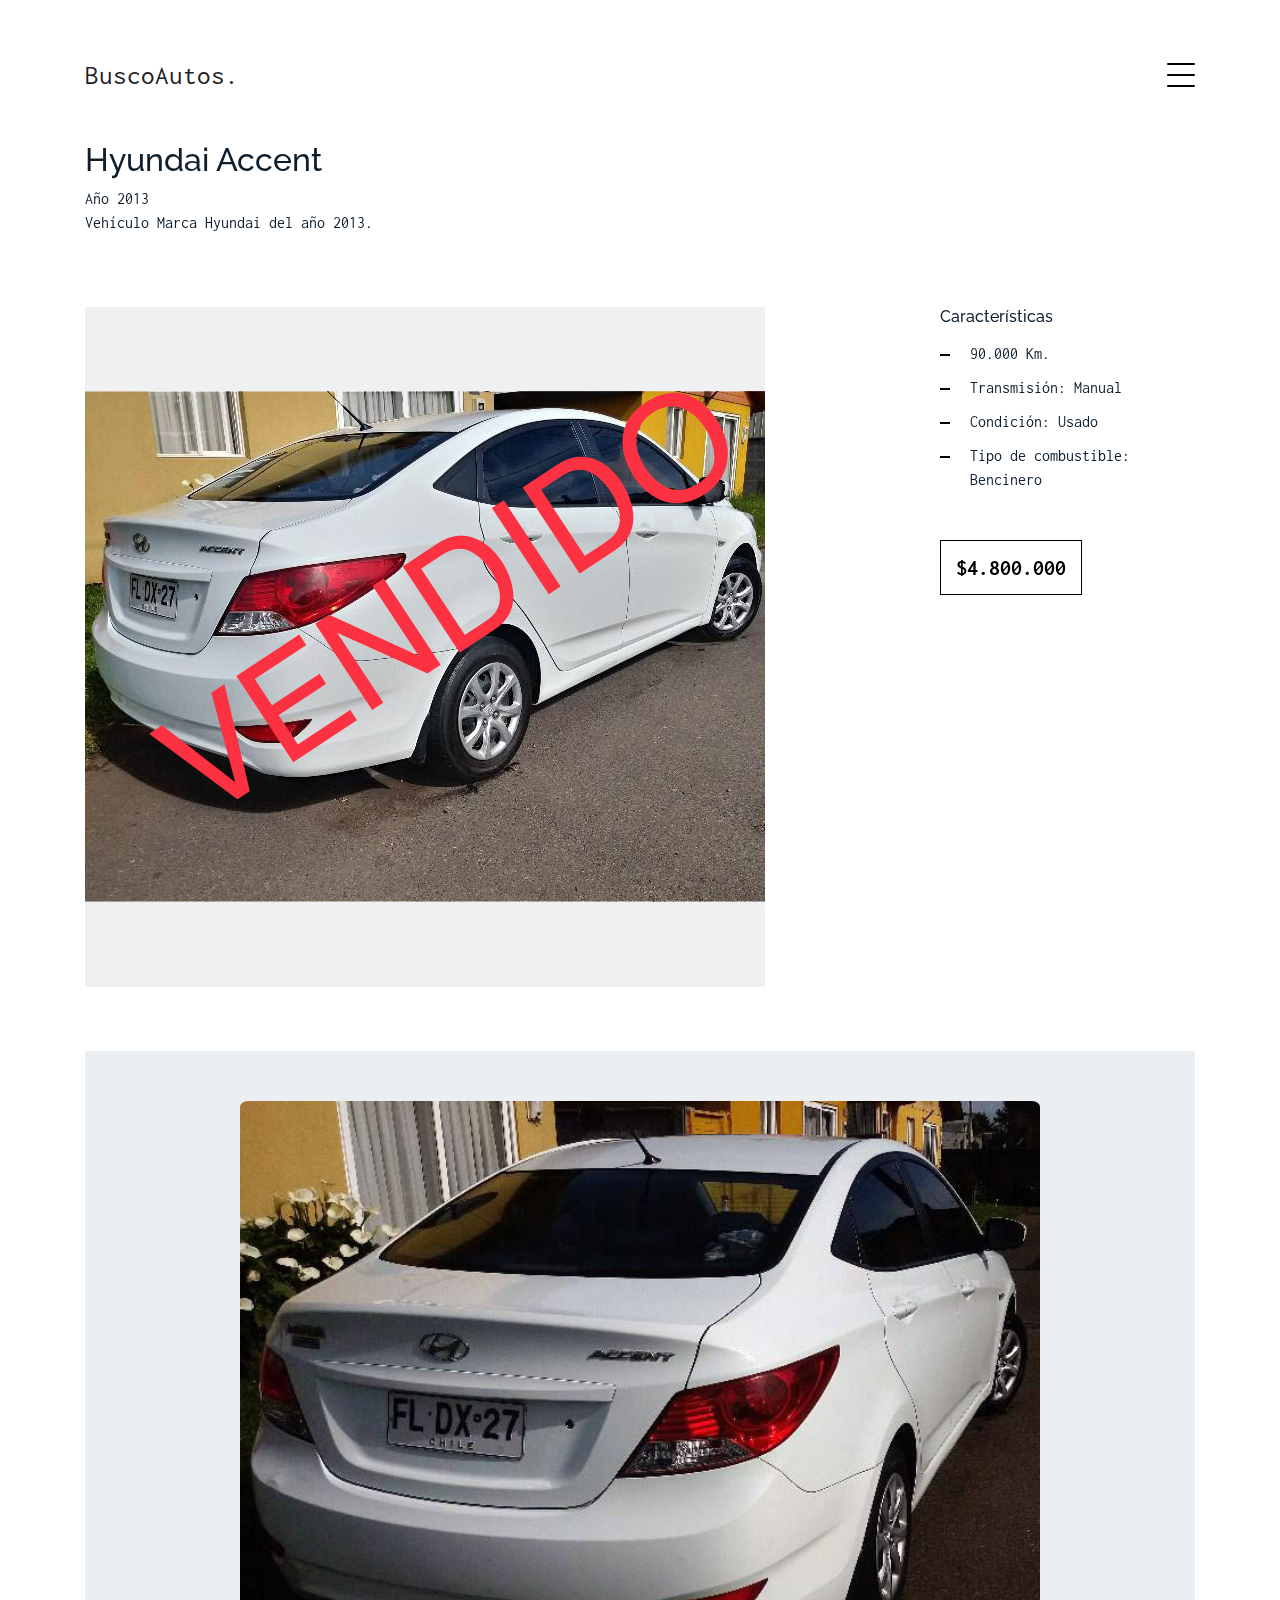
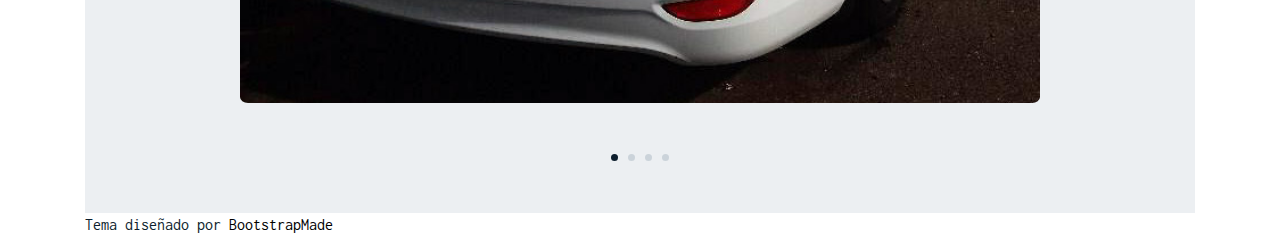
<file: a5.html>
<!DOCTYPE html>
<html lang="en">

<head>
  <meta charset="utf-8">
  <title>BuscoAutos.1</title>
  <meta content="width=device-width, initial-scale=1.0" name="viewport">
	
  <meta content="" name="keywords">
  <meta content="" name="description">

  <!-- Favicons -->
  <link href="img/favicon.png" rel="icon">
  <link href="img/apple-touch-icon.png" rel="apple-touch-icon">

  <!-- Google Fonts -->
  <link href="https://fonts.googleapis.com/css?family=Inconsolata:400,700|Raleway:400,700&display=swap"
    rel="stylesheet">

  <!-- Bootstrap CSS File -->
  <link href="vendor/bootstrap/css/bootstrap.min.css" rel="stylesheet">

  <!-- Vendor CSS Files -->
  <link href="vendor/icofont/icofont.min.css" rel="stylesheet">
  <link href="vendor/line-awesome/css/line-awesome.min.css" rel="stylesheet">
  <link href="vendor/aos/aos.css" rel="stylesheet">
  <link href="vendor/owlcarousel/assets/owl.carousel.min.css" rel="stylesheet">

  <!-- Template Main CSS File -->
  <link href="css/style.css" rel="stylesheet">
</head>

<body>


  <div class="collapse navbar-collapse custom-navmenu" id="main-navbar">
    <div class="container py-2 py-md-5">
      <div class="row align-items-start">
        <div class="col-md-2">
          <ul class="custom-menu">
            <li><a href="index.html">Inicio</a></li>
            <!--<li><a href="about.html">About Me</a></li>
            <li><a href="services.html">Services</a></li>
            <li class="active"><a href="works.html">Works</a></li>
            <li><a href="contact.html">Contact</a></li>-->
          </ul>
        </div>
        <div class="col-md-6 d-none d-md-block  mr-auto">
          <div class="tweet d-flex">
            <span class="icofont-twitter text-white mt-2 mr-3"></span>
            <div>
              <p><em>BuscoAutos es el sitio ideal para buscar grandes ofertas de automóviles, debido a que hacemos todas las gestiones para que puedas cotizar, comprar o vender.  <!--<br> <a href="#">t.co/v82jsk</a>--></em></p>
            </div>
          </div>
        </div>
        <div class="col-md-4 d-none d-md-block">
          <h3>Contacto directo</h3>
          <p>Puedes contactar con nosotros directo a través del siguiente correo <a href="mailto:contacto@buscoautos.cl">contacto@buscoautos.cl</a></p>
        </div>
      </div>
    </div>
  </div>
<!--Sección de título-->
  <nav class="navbar navbar-light custom-navbar">
    <div class="container">
      <a class="navbar-brand" href="index.html">BuscoAutos.</a>

      <a href="#" class="burger" data-toggle="collapse" data-target="#main-navbar">
        <span></span>
      </a>

    </div>
  </nav>


<!--Sección encabezado-->
  <main id="main">
    <div class="site-section">
      <div class="container">
        <div class="row mb-4 align-items-center">
          <div class="col-md-6" data-aos="fade-up">

            <h2>Hyundai Accent</h2>
            <p>Año 2013<br>Vehículo Marca Hyundai del año 2013.</p>

          </div>
        </div>
      </div>
		
<!--Seccion principal-->
      <div class="site-section pb-0">
        <div class="container">
          <div class="row align-items-stretch">
            <div class="col-md-8" data-aos="fade-up">
              <img src="img/a1-1.jpg" alt="Auto1" class="img-fluid">
            </div>
            <div class="col-md-3 ml-auto" data-aos="fade-up" data-aos-delay="100">
              <div class="sticky-content">
              <!--  <h3 class="h3">Hyundai Accent</h3>
                <p class="mb-4"><span class="text-muted">Año 2013</span></p>-->

               <!-- <div class="mb-5">
                  <p></p>-->

                </div>


                <h4 class="h4 mb-3">Características</h4>
                <ul class="list-unstyled list-line mb-5">
                  <li>90.000 Km.</li>
                  <li>Transmisión: Manual</li>
                  <li>Condición: Usado</li>
                  <li>Tipo de combustible: Bencinero</li>
                </ul>

                <p><a href="javascript:;" class="readmore"><amount>$4.800.000</amount></a></p>
              </div>
            </div>
          </div>
        </div>
      </div>

	<!--Sección Carrusel-->
      <div class="site-section pb-0">
        <div class="container">

          <div class="owl-carousel testimonial-carousel">

            <div class="testimonial-wrap">
              <div class="testimonial">
                <img src="img/a1-2.jpg" alt="Image" class="img-fluid">
              </div>
            </div>

            <div class="testimonial-wrap">
              <div class="testimonial">
                <img src="img/a1-3.jpg" alt="Image" class="img-fluid">
                <blockquote>
                  <!--<p></p>-->
                </blockquote>
                <!--<p>&mdash; </p>-->
              </div>
            </div>
			  
			<div class="testimonial-wrap">
              <div class="testimonial">
                <img src="img/a1-4.jpg" alt="Image" class="img-fluid">
                <blockquote>
                  <!--<p></p>-->
                </blockquote>
                <!--<p>&mdash; </p>-->
              </div>
            </div>
			  
			<div class="testimonial-wrap">
              <div class="testimonial">
                <img src="img/a1-5.jpg" alt="Image" class="img-fluid">
                <blockquote>
                  <!--<p></p>-->
                </blockquote>
                <!--<p>&mdash; </p>-->
              </div>
            </div>

          </div>

        </div>
      </div>
		
		
		
		<!--Fin sección carrusel-->	
	
<!--Sección "más automóviles" desactivada-->
     <!-- <div class="site-section pb-0">
        <div class="container">
          <div class="row justify-content-center text-center mb-4">
            <div class="col-5">
              <h3 class="h3 heading">Más Automóviles</h3>
            </div>
          </div>

          <div class="row" data-aos="fade-up" data-aos-delay="200">
            <div class="item web col-sm-6 col-md-4 col-lg-4 mb-4">
              <a href="work-single.html" class="item-wrap fancybox">
                <div class="work-info">
                  <h3>Boxed Water</h3>
                  <span>Web</span>
                </div>
                <img class="img-fluid" src="img/img_1.jpg">
              </a>
            </div>
            <div class="item photography col-sm-6 col-md-4 col-lg-4 mb-4">
              <a href="work-single.html" class="item-wrap fancybox">
                <div class="work-info">
                  <h3>Build Indoo</h3>
                  <span>Photography</span>
                </div>
                <img class="img-fluid" src="img/img_2.jpg">
              </a>
            </div>
            <div class="item branding col-sm-6 col-md-4 col-lg-4 mb-4">
              <a href="work-single.html" class="item-wrap fancybox">
                <div class="work-info">
                  <h3>Cocooil</h3>
                  <span>Branding</span>
                </div>
                <img class="img-fluid" src="img/img_3.jpg">
              </a>
            </div>
            <div class="item design col-sm-6 col-md-4 col-lg-4 mb-4">
              <a href="work-single.html" class="item-wrap fancybox">
                <div class="work-info">
                  <h3>Nike Shoe</h3>
                  <span>Design</span>
                </div>
                <img class="img-fluid" src="img/img_4.jpg">
              </a>
            </div>
            <div class="item photography col-sm-6 col-md-4 col-lg-4 mb-4">
              <a href="work-single.html" class="item-wrap fancybox">
                <div class="work-info">
                  <h3>Kitchen Sink</h3>
                  <span>Photography</span>
                </div>
                <img class="img-fluid" src="img/img_5.jpg">
              </a>
            </div>
            <div class="item branding col-sm-6 col-md-4 col-lg-4 mb-4">
              <a href="work-single.html" class="item-wrap fancybox">
                <div class="work-info">
                  <h3>Amazon</h3>
                  <span>brandingn</span>
                </div>
                <img class="img-fluid" src="img/img_6.jpg">
              </a>
            </div>
          </div>
        </div>
      </div>-->



	  </div>
  </main>
  
  <footer class="footer" role="contentinfo">
    <div class="container">
      <div class="row">
        <div class="col-sm-6">
          <!--<p class="mb-1">&copy; Copyright MyPortfolio. All Rights Reserved</p>-->
          <div class="credits">
            <!--
              All the links in the footer should remain intact.
              You can delete the links only if you purchased the pro version.
              Licensing information: https://bootstrapmade.com/license/
              Purchase the pro version with working PHP/AJAX contact form: https://bootstrapmade.com/buy/?theme=MyPortfolio
            -->
            Tema diseñado por <a href="https://bootstrapmade.com/">BootstrapMade</a>
          </div>
        </div><!--
        <div class="col-sm-6 social text-md-right">
          <a href="#"><span class="icofont-twitter"></span></a>
          <a href="#"><span class="icofont-facebook"></span></a>
          <a href="#"><span class="icofont-dribbble"></span></a>
          <a href="#"><span class="icofont-behance"></span></a>
        </div>-->
      </div>
    </div>
  </footer>

  <!-- Vendor JS Files -->
  <script src="vendor/jquery/jquery.min.js"></script>
  <script src="vendor/jquery/jquery-migrate.min.js"></script>
  <script src="vendor/bootstrap/js/bootstrap.min.js"></script>
  <script src="vendor/easing/easing.min.js"></script>
  <script src="vendor/php-email-form/validate.js"></script>
  <script src="vendor/isotope/isotope.pkgd.min.js"></script>
  <script src="vendor/aos/aos.js"></script>
  <script src="vendor/owlcarousel/owl.carousel.min.js"></script>

  <!-- Template Main JS File -->
  <script src="js/main.js"></script>

</body>

</html>
</file>
<file: css/style.css>
body {
  font-family: "Inconsolata", monosapce;
  color: #0d1e2d;
}

a {
  color: #777;
}

a:hover {
  color: #000;
}
amount{
	font-size: 22px;
}
contacto{
	color: white;
	font-weight: bold;
}
h1,
h2,
h3,
h4,
h5,
h6,
.font-heading {
  font-family: "Raleway", sans-serif;
}
.cars{
	min-height: 500px;
}
.site-section {
  padding: 2rem 0;
}
.site-section2 {
  padding: 1rem 0;
}
.filters a {
  color: #000;
  display: inline-block;
  padding-left: 10px;
  padding-right: 10px;
  position: relative;
}

.filters a:hover,
.filters a:focus,
.filters a:active {
  text-decoration: none;
}

.filters a:hover:before {
  content: "";
  position: absolute;
  left: 10px;
  right: 10px;
  bottom: 0;
  height: 1px;
  background-color: #000;
}

.filters a.active {
  color: #000;
}

.filters a.active:before {
  content: "";
  position: absolute;
  left: 10px;
  right: 10px;
  bottom: 0;
  height: 1px;
  background-color: #000;
}
.item {
  border: none;
  margin-bottom: 30px;
}

.item .item-wrap {
  display: block;
  position: relative;
  overflow: hidden;
}

.item .item-wrap:after {
  z-index: 2;
  position: absolute;
  content: "";
  top: 0;
  left: 0;
  right: 0;
  bottom: 0;
  background: rgba(0, 0, 0, 0.4);
  visibility: hidden;
  opacity: 0;
  transition: .3s all ease-in-out;
}

.item .item-wrap img {
  transition: .3s transform ease;
  -webkit-transform: scale(1);
  transform: scale(1);
}

.item .item-wrap > .work-info {
  position: absolute;
  top: 50%;
  width: 100%;
  text-align: center;
  z-index: 3;
  -webkit-transform: translateY(-50%);
  transform: translateY(-50%);
  color: #fff;
  opacity: 0;
  visibility: hidden;
  margin-top: 20px;
  transition: .3s all ease;
}

.item .item-wrap > .work-info h3 {
  font-size: 20px;
  margin-bottom: 0;
}

.item .item-wrap > .work-info span {
  font-size: 14px;
  text-transform: uppercase;
  letter-spacing: .2rem;
}

.item .item-wrap:hover {
  text-decoration: none;
}

.item .item-wrap:hover img {
  -webkit-transform: scale(1.05);
  transform: scale(1.05);
}

.item .item-wrap:hover:after {
  opacity: 1;
  visibility: visible;
}

.item .item-wrap:hover .work-info {
  margin-top: 0px;
  opacity: 1;
  visibility: visible;
}

.testimonial-wrap {
  padding: 50px 50px 80px 50px;
  background: #eceff2;
}

.testimonial-wrap .testimonial {
  text-align: center;
  max-width: 800px;
  margin: 0 auto;
}

.testimonial-wrap .testimonial img {
  border-radius: 1%;
  width: 900px;
  margin: 0 auto 30px auto;
}

.testimonial-wrap .testimonial blockquote p {
  font-size: 20px;
}

.h3 {
  font-size: 20px;
}

.h4 {
  font-size: 16px;
}

.heading {
  font-size: 28px;
}
.readmore {
  display: inline-block;
  border: 1px solid #000;
  padding: 10px 15px;
  font-size: 12px;
  text-transform: uppercase;
  color: #000;
  transition: .2s all ease;
  font-weight: 700;
}

.readmore:active,
.readmore:focus,
.readmore:hover {
  outline: none;
}

.readmore:hover {
  color: #fff;
  text-decoration: none;
  background: #000;
}

.testimonial-carousel .owl-dots {
  position: absolute;
  bottom: 40px;
  width: 100%;
  text-align: center;
}

.testimonial-carousel .owl-dots .owl-dot {
  display: inline-block;
}

.testimonial-carousel .owl-dots .owl-dot > span {
  display: inline-block;
  width: 7px;
  height: 7px;
  background-color: #cbd3da;
  border-radius: 50%;
  margin: 5px;
}

.testimonial-carousel .owl-dots .owl-dot.active {
  outline: none;
}

.testimonial-carousel .owl-dots .owl-dot.active > span {
  background: #0d1e2d;
}

.sticky-content {
  position: sticky;
  position: -webkit-sticky;
  top: 0;
  /* required */
}

.list-line li {
  margin-bottom: 10px;
  position: relative;
  padding-left: 30px;
}

.list-line li:before {
  content: "";
  position: absolute;
  left: 0;
  top: .7rem;
  width: 10px;
  height: 2px;
  background: #000;
}

.form-control {
  border-radius: 0;
  background: #f8f9fa;
  border: 1px solid transparent;
  padding-top: 10px !important;
  padding-bottom: 10px !important;
}

.form-control:active,
.form-control:focus {
  background: #eff1f4;
  outline: none;
  box-shadow: none;
  border: 1px solid transparent;
}

.custom-progress {
  height: 7px;
  border-radius: 0;
}

.custom-progress .progress-bar {
  background: #000;
}

/* Contact Form */

.php-email-form .validate {
  display: none;
  color: red;
  margin: 0 0 15px 0;
  font-weight: 400;
  font-size: 13px;
}

.php-email-form .error-message {
  display: none;
  color: #fff;
  background: #ed3c0d;
  text-align: center;
  padding: 15px;
  font-weight: 600;
}

.php-email-form .sent-message {
  display: none;
  color: #fff;
  background: #18d26e;
  text-align: center;
  padding: 15px;
  font-weight: 600;
}

.php-email-form .loading {
  display: none;
  background: #fff;
  text-align: center;
  padding: 15px;
}

.php-email-form .loading:before {
  content: "";
  display: inline-block;
  border-radius: 50%;
  width: 24px;
  height: 24px;
  margin: 0 10px -6px 0;
  border: 3px solid #18d26e;
  border-top-color: #eee;
  -webkit-animation: animate-loading 1s linear infinite;
  animation: animate-loading 1s linear infinite;
}

@-webkit-keyframes animate-loading {
  0% {
    -webkit-transform: rotate(0deg);
    transform: rotate(0deg);
  }

  100% {
    -webkit-transform: rotate(360deg);
    transform: rotate(360deg);
  }
}

@keyframes animate-loading {
  0% {
    -webkit-transform: rotate(0deg);
    transform: rotate(0deg);
  }

  100% {
    -webkit-transform: rotate(360deg);
    transform: rotate(360deg);
  }
}

/*--------------------------------------------------------------
# Header
--------------------------------------------------------------*/

/* Custom Navmenu */

.custom-navmenu {
  background: #0d1e2d;
}

.custom-navmenu .custom-menu,
.custom-navmenu .custom-menu li {
  padding: 0;
  margin: 0;
  list-style: none;
}

.custom-navmenu .custom-menu li {
  margin-bottom: 0;
  font-size: 20px;
}

.custom-navmenu .custom-menu li a {
  color: #fff;
  padding: 10px 0 !important;
}

.custom-navmenu .custom-menu li a:hover {
  text-decoration: none;
}

.custom-navmenu .custom-menu li.active a {
  text-decoration: underline;
}

.custom-navmenu h3 {
  font-size: 20px;
  color: #fff;
}

.custom-navmenu p {
  color: rgba(255, 255, 255, 0.6);
}

.custom-navmenu a {
  color: rgba(255, 255, 255, 0.7);
}

.custom-navmenu a:hover {
  color: #fff;
}

/* Custom Navbar */

.custom-navbar {
  padding-top: 50px;
  width: 100%;
}

.custom-navbar .navbar-brand {
  font-size: 1.7rem;
}

/* Burger */

.burger {
  width: 28px;
  height: 32px;
  cursor: pointer;
  position: relative;
}

.burger:before,
.burger span,
.burger:after {
  width: 100%;
  height: 2px;
  display: block;
  background: #000;
  border-radius: 2px;
  position: absolute;
  opacity: 1;
}

.burger:before,
.burger:after {
  transition: top 0.35s cubic-bezier(0.23, 1, 0.32, 1), opacity 0.35s cubic-bezier(0.23, 1, 0.32, 1), background-color 1.15s cubic-bezier(0.86, 0, 0.07, 1), -webkit-transform 0.35s cubic-bezier(0.23, 1, 0.32, 1);
  transition: top 0.35s cubic-bezier(0.23, 1, 0.32, 1), transform 0.35s cubic-bezier(0.23, 1, 0.32, 1), opacity 0.35s cubic-bezier(0.23, 1, 0.32, 1), background-color 1.15s cubic-bezier(0.86, 0, 0.07, 1);
  transition: top 0.35s cubic-bezier(0.23, 1, 0.32, 1), transform 0.35s cubic-bezier(0.23, 1, 0.32, 1), opacity 0.35s cubic-bezier(0.23, 1, 0.32, 1), background-color 1.15s cubic-bezier(0.86, 0, 0.07, 1), -webkit-transform 0.35s cubic-bezier(0.23, 1, 0.32, 1);
  -webkit-transition: top 0.35s cubic-bezier(0.23, 1, 0.32, 1), -webkit-transform 0.35s cubic-bezier(0.23, 1, 0.32, 1), opacity 0.35s cubic-bezier(0.23, 1, 0.32, 1), background-color 1.15s cubic-bezier(0.86, 0, 0.07, 1);
  content: "";
}

.burger:before {
  top: 4px;
}

.burger span {
  top: 15px;
}

.burger:after {
  top: 26px;
}

/* Hover */

.burger:hover:before {
  top: 7px;
}

.burger:hover:after {
  top: 23px;
}

/* Click */

.burger.active span {
  opacity: 0;
}

.burger.active:before,
.burger.active:after {
  top: 40%;
}

.burger.active:before {
  -webkit-transform: rotate(45deg);
  -moz-transform: rotate(45deg);
  filter: progid:DXImageTransform.Microsoft.BasicImage(rotation=5);
  /*for IE*/
}

.burger.active:after {
  -webkit-transform: rotate(-45deg);
  -moz-transform: rotate(-45deg);
  filter: progid:DXImageTransform.Microsoft.BasicImage(rotation=-5);
  /*for IE*/
}

.burger:focus {
  outline: none;
}

.footer {
  padding: 0 0 0rem 0;
}

.footer a {
  color: #000;
}

.social a {
  display: inline-block;
  width: 50px;
  height: 50px;
  border-radius: 50%;
  background: #f8f9fa;
  position: relative;
  text-align: center;
  color: #0d1e2d;
}

.social a span {
  display: inline-block;
  left: 50%;
  position: absolute;
  top: 50%;
  -webkit-transform: translate(-50%, -50%);
  transform: translate(-50%, -50%);
}

.social a:hover {
  color: #000;
}

@media (max-width: 780px) {
  .custom-navbar > .container {
    padding-right: 0;
    padding-left: 0;
  }
}
</file>
<file: vendor/line-awesome/css/line-awesome.min.css>
.la,.lab,.lad,.lal,.lar,.las{-moz-osx-font-smoothing:grayscale;-webkit-font-smoothing:antialiased;display:inline-block;font-style:normal;font-variant:normal;text-rendering:auto;line-height:1}.la-lg{font-size:1.33333em;line-height:.75em;vertical-align:-.0667em}.la-xs{font-size:.75em}.la-sm{font-size:.875em}.la-1x{font-size:1em}.la-2x{font-size:2em}.la-3x{font-size:3em}.la-4x{font-size:4em}.la-5x{font-size:5em}.la-6x{font-size:6em}.la-7x{font-size:7em}.la-8x{font-size:8em}.la-9x{font-size:9em}.la-10x{font-size:10em}.la-fw{text-align:center;width:1.25em}.la-ul{list-style-type:none;margin-left:2.5em;padding-left:0}.la-ul>li{position:relative}.la-li{left:-2em;position:absolute;text-align:center;width:2em;line-height:inherit}.la-border{border:solid .08em #eee;border-radius:.1em;padding:.2em .25em .15em}.la-pull-left{float:left}.la-pull-right{float:right}.la.la-pull-left,.lab.la-pull-left,.lal.la-pull-left,.lar.la-pull-left,.las.la-pull-left{margin-right:.3em}.la.la-pull-right,.lab.la-pull-right,.lal.la-pull-right,.lar.la-pull-right,.las.la-pull-right{margin-left:.3em}.la-spin{-webkit-animation:la-spin 2s infinite linear;animation:la-spin 2s infinite linear}.la-pulse{-webkit-animation:la-spin 1s infinite steps(8);animation:la-spin 1s infinite steps(8)}@-webkit-keyframes la-spin{0%{-webkit-transform:rotate(0);transform:rotate(0)}100%{-webkit-transform:rotate(360deg);transform:rotate(360deg)}}@keyframes la-spin{0%{-webkit-transform:rotate(0);transform:rotate(0)}100%{-webkit-transform:rotate(360deg);transform:rotate(360deg)}}.la-rotate-90{-webkit-transform:rotate(90deg);transform:rotate(90deg)}.la-rotate-180{-webkit-transform:rotate(180deg);transform:rotate(180deg)}.la-rotate-270{-webkit-transform:rotate(270deg);transform:rotate(270deg)}.la-flip-horizontal{-webkit-transform:scale(-1,1);transform:scale(-1,1)}.la-flip-vertical{-webkit-transform:scale(1,-1);transform:scale(1,-1)}.la-flip-both,.la-flip-horizontal.la-flip-vertical{-webkit-transform:scale(-1,-1);transform:scale(-1,-1)}:root .la-flip-both,:root .la-flip-horizontal,:root .la-flip-vertical,:root .la-rotate-180,:root .la-rotate-270,:root .la-rotate-90{-webkit-filter:none;filter:none}.la-stack{display:inline-block;height:2em;line-height:2em;position:relative;vertical-align:middle;width:2.5em}.la-stack-1x,.la-stack-2x{left:0;position:absolute;text-align:center;width:100%}.la-stack-1x{line-height:inherit}.la-stack-2x{font-size:2em}.la-inverse{color:#fff}.la-500px:before{content:"\f26e"}.la-accessible-icon:before{content:"\f368"}.la-accusoft:before{content:"\f369"}.la-acquisitions-incorporated:before{content:"\f6af"}.la-ad:before{content:"\f641"}.la-address-book:before{content:"\f2b9"}.la-address-card:before{content:"\f2bb"}.la-adjust:before{content:"\f042"}.la-adn:before{content:"\f170"}.la-adobe:before{content:"\f778"}.la-adversal:before{content:"\f36a"}.la-affiliatetheme:before{content:"\f36b"}.la-air-freshener:before{content:"\f5d0"}.la-airbnb:before{content:"\f834"}.la-algolia:before{content:"\f36c"}.la-align-center:before{content:"\f037"}.la-align-justify:before{content:"\f039"}.la-align-left:before{content:"\f036"}.la-align-right:before{content:"\f038"}.la-alipay:before{content:"\f642"}.la-allergies:before{content:"\f461"}.la-amazon:before{content:"\f270"}.la-amazon-pay:before{content:"\f42c"}.la-ambulance:before{content:"\f0f9"}.la-american-sign-language-interpreting:before{content:"\f2a3"}.la-amilia:before{content:"\f36d"}.la-anchor:before{content:"\f13d"}.la-android:before{content:"\f17b"}.la-angellist:before{content:"\f209"}.la-angle-double-down:before{content:"\f103"}.la-angle-double-left:before{content:"\f100"}.la-angle-double-right:before{content:"\f101"}.la-angle-double-up:before{content:"\f102"}.la-angle-down:before{content:"\f107"}.la-angle-left:before{content:"\f104"}.la-angle-right:before{content:"\f105"}.la-angle-up:before{content:"\f106"}.la-angry:before{content:"\f556"}.la-angrycreative:before{content:"\f36e"}.la-angular:before{content:"\f420"}.la-ankh:before{content:"\f644"}.la-app-store:before{content:"\f36f"}.la-app-store-ios:before{content:"\f370"}.la-apper:before{content:"\f371"}.la-apple:before{content:"\f179"}.la-apple-alt:before{content:"\f5d1"}.la-apple-pay:before{content:"\f415"}.la-archive:before{content:"\f187"}.la-archway:before{content:"\f557"}.la-arrow-alt-circle-down:before{content:"\f358"}.la-arrow-alt-circle-left:before{content:"\f359"}.la-arrow-alt-circle-right:before{content:"\f35a"}.la-arrow-alt-circle-up:before{content:"\f35b"}.la-arrow-circle-down:before{content:"\f0ab"}.la-arrow-circle-left:before{content:"\f0a8"}.la-arrow-circle-right:before{content:"\f0a9"}.la-arrow-circle-up:before{content:"\f0aa"}.la-arrow-down:before{content:"\f063"}.la-arrow-left:before{content:"\f060"}.la-arrow-right:before{content:"\f061"}.la-arrow-up:before{content:"\f062"}.la-arrows-alt:before{content:"\f0b2"}.la-arrows-alt-h:before{content:"\f337"}.la-arrows-alt-v:before{content:"\f338"}.la-artstation:before{content:"\f77a"}.la-assistive-listening-systems:before{content:"\f2a2"}.la-asterisk:before{content:"\f069"}.la-asymmetrik:before{content:"\f372"}.la-at:before{content:"\f1fa"}.la-atlas:before{content:"\f558"}.la-atlassian:before{content:"\f77b"}.la-atom:before{content:"\f5d2"}.la-audible:before{content:"\f373"}.la-audio-description:before{content:"\f29e"}.la-autoprefixer:before{content:"\f41c"}.la-avianex:before{content:"\f374"}.la-aviato:before{content:"\f421"}.la-award:before{content:"\f559"}.la-aws:before{content:"\f375"}.la-baby:before{content:"\f77c"}.la-baby-carriage:before{content:"\f77d"}.la-backspace:before{content:"\f55a"}.la-backward:before{content:"\f04a"}.la-bacon:before{content:"\f7e5"}.la-balance-scale:before{content:"\f24e"}.la-balance-scale-left:before{content:"\f515"}.la-balance-scale-right:before{content:"\f516"}.la-ban:before{content:"\f05e"}.la-band-aid:before{content:"\f462"}.la-bandcamp:before{content:"\f2d5"}.la-barcode:before{content:"\f02a"}.la-bars:before{content:"\f0c9"}.la-baseball-ball:before{content:"\f433"}.la-basketball-ball:before{content:"\f434"}.la-bath:before{content:"\f2cd"}.la-battery-empty:before{content:"\f244"}.la-battery-full:before{content:"\f240"}.la-battery-half:before{content:"\f242"}.la-battery-quarter:before{content:"\f243"}.la-battery-three-quarters:before{content:"\f241"}.la-battle-net:before{content:"\f835"}.la-bed:before{content:"\f236"}.la-beer:before{content:"\f0fc"}.la-behance:before{content:"\f1b4"}.la-behance-square:before{content:"\f1b5"}.la-bell:before{content:"\f0f3"}.la-bell-slash:before{content:"\f1f6"}.la-bezier-curve:before{content:"\f55b"}.la-bible:before{content:"\f647"}.la-bicycle:before{content:"\f206"}.la-biking:before{content:"\f84a"}.la-bimobject:before{content:"\f378"}.la-binoculars:before{content:"\f1e5"}.la-biohazard:before{content:"\f780"}.la-birthday-cake:before{content:"\f1fd"}.la-bitbucket:before{content:"\f171"}.la-bitcoin:before{content:"\f379"}.la-bity:before{content:"\f37a"}.la-black-tie:before{content:"\f27e"}.la-blackberry:before{content:"\f37b"}.la-blender:before{content:"\f517"}.la-blender-phone:before{content:"\f6b6"}.la-blind:before{content:"\f29d"}.la-blog:before{content:"\f781"}.la-blogger:before{content:"\f37c"}.la-blogger-b:before{content:"\f37d"}.la-bluetooth:before{content:"\f293"}.la-bluetooth-b:before{content:"\f294"}.la-bold:before{content:"\f032"}.la-bolt:before{content:"\f0e7"}.la-bomb:before{content:"\f1e2"}.la-bone:before{content:"\f5d7"}.la-bong:before{content:"\f55c"}.la-book:before{content:"\f02d"}.la-book-dead:before{content:"\f6b7"}.la-book-medical:before{content:"\f7e6"}.la-book-open:before{content:"\f518"}.la-book-reader:before{content:"\f5da"}.la-bookmark:before{content:"\f02e"}.la-bootstrap:before{content:"\f836"}.la-border-all:before{content:"\f84c"}.la-border-none:before{content:"\f850"}.la-border-style:before{content:"\f853"}.la-bowling-ball:before{content:"\f436"}.la-box:before{content:"\f466"}.la-box-open:before{content:"\f49e"}.la-boxes:before{content:"\f468"}.la-braille:before{content:"\f2a1"}.la-brain:before{content:"\f5dc"}.la-bread-slice:before{content:"\f7ec"}.la-briefcase:before{content:"\f0b1"}.la-briefcase-medical:before{content:"\f469"}.la-broadcast-tower:before{content:"\f519"}.la-broom:before{content:"\f51a"}.la-brush:before{content:"\f55d"}.la-btc:before{content:"\f15a"}.la-buffer:before{content:"\f837"}.la-bug:before{content:"\f188"}.la-building:before{content:"\f1ad"}.la-bullhorn:before{content:"\f0a1"}.la-bullseye:before{content:"\f140"}.la-burn:before{content:"\f46a"}.la-buromobelexperte:before{content:"\f37f"}.la-bus:before{content:"\f207"}.la-bus-alt:before{content:"\f55e"}.la-business-time:before{content:"\f64a"}.la-buy-n-large:before{content:"\f8a6"}.la-buysellads:before{content:"\f20d"}.la-calculator:before{content:"\f1ec"}.la-calendar:before{content:"\f133"}.la-calendar-alt:before{content:"\f073"}.la-calendar-check:before{content:"\f274"}.la-calendar-day:before{content:"\f783"}.la-calendar-minus:before{content:"\f272"}.la-calendar-plus:before{content:"\f271"}.la-calendar-times:before{content:"\f273"}.la-calendar-week:before{content:"\f784"}.la-camera:before{content:"\f030"}.la-camera-retro:before{content:"\f083"}.la-campground:before{content:"\f6bb"}.la-canadian-maple-leaf:before{content:"\f785"}.la-candy-cane:before{content:"\f786"}.la-cannabis:before{content:"\f55f"}.la-capsules:before{content:"\f46b"}.la-car:before{content:"\f1b9"}.la-car-alt:before{content:"\f5de"}.la-car-battery:before{content:"\f5df"}.la-car-crash:before{content:"\f5e1"}.la-car-side:before{content:"\f5e4"}.la-caret-down:before{content:"\f0d7"}.la-caret-left:before{content:"\f0d9"}.la-caret-right:before{content:"\f0da"}.la-caret-square-down:before{content:"\f150"}.la-caret-square-left:before{content:"\f191"}.la-caret-square-right:before{content:"\f152"}.la-caret-square-up:before{content:"\f151"}.la-caret-up:before{content:"\f0d8"}.la-carrot:before{content:"\f787"}.la-cart-arrow-down:before{content:"\f218"}.la-cart-plus:before{content:"\f217"}.la-cash-register:before{content:"\f788"}.la-cat:before{content:"\f6be"}.la-cc-amazon-pay:before{content:"\f42d"}.la-cc-amex:before{content:"\f1f3"}.la-cc-apple-pay:before{content:"\f416"}.la-cc-diners-club:before{content:"\f24c"}.la-cc-discover:before{content:"\f1f2"}.la-cc-jcb:before{content:"\f24b"}.la-cc-mastercard:before{content:"\f1f1"}.la-cc-paypal:before{content:"\f1f4"}.la-cc-stripe:before{content:"\f1f5"}.la-cc-visa:before{content:"\f1f0"}.la-centercode:before{content:"\f380"}.la-centos:before{content:"\f789"}.la-certificate:before{content:"\f0a3"}.la-chair:before{content:"\f6c0"}.la-chalkboard:before{content:"\f51b"}.la-chalkboard-teacher:before{content:"\f51c"}.la-charging-station:before{content:"\f5e7"}.la-chart-area:before{content:"\f1fe"}.la-chart-bar:before{content:"\f080"}.la-chart-line:before{content:"\f201"}.la-chart-pie:before{content:"\f200"}.la-check:before{content:"\f00c"}.la-check-circle:before{content:"\f058"}.la-check-double:before{content:"\f560"}.la-check-square:before{content:"\f14a"}.la-cheese:before{content:"\f7ef"}.la-chess:before{content:"\f439"}.la-chess-bishop:before{content:"\f43a"}.la-chess-board:before{content:"\f43c"}.la-chess-king:before{content:"\f43f"}.la-chess-knight:before{content:"\f441"}.la-chess-pawn:before{content:"\f443"}.la-chess-queen:before{content:"\f445"}.la-chess-rook:before{content:"\f447"}.la-chevron-circle-down:before{content:"\f13a"}.la-chevron-circle-left:before{content:"\f137"}.la-chevron-circle-right:before{content:"\f138"}.la-chevron-circle-up:before{content:"\f139"}.la-chevron-down:before{content:"\f078"}.la-chevron-left:before{content:"\f053"}.la-chevron-right:before{content:"\f054"}.la-chevron-up:before{content:"\f077"}.la-child:before{content:"\f1ae"}.la-chrome:before{content:"\f268"}.la-chromecast:before{content:"\f838"}.la-church:before{content:"\f51d"}.la-circle:before{content:"\f111"}.la-circle-notch:before{content:"\f1ce"}.la-city:before{content:"\f64f"}.la-clinic-medical:before{content:"\f7f2"}.la-clipboard:before{content:"\f328"}.la-clipboard-check:before{content:"\f46c"}.la-clipboard-list:before{content:"\f46d"}.la-clock:before{content:"\f017"}.la-clone:before{content:"\f24d"}.la-closed-captioning:before{content:"\f20a"}.la-cloud:before{content:"\f0c2"}.la-cloud-download-alt:before{content:"\f381"}.la-cloud-meatball:before{content:"\f73b"}.la-cloud-moon:before{content:"\f6c3"}.la-cloud-moon-rain:before{content:"\f73c"}.la-cloud-rain:before{content:"\f73d"}.la-cloud-showers-heavy:before{content:"\f740"}.la-cloud-sun:before{content:"\f6c4"}.la-cloud-sun-rain:before{content:"\f743"}.la-cloud-upload-alt:before{content:"\f382"}.la-cloudscale:before{content:"\f383"}.la-cloudsmith:before{content:"\f384"}.la-cloudversify:before{content:"\f385"}.la-cocktail:before{content:"\f561"}.la-code:before{content:"\f121"}.la-code-branch:before{content:"\f126"}.la-codepen:before{content:"\f1cb"}.la-codiepie:before{content:"\f284"}.la-coffee:before{content:"\f0f4"}.la-cog:before{content:"\f013"}.la-cogs:before{content:"\f085"}.la-coins:before{content:"\f51e"}.la-columns:before{content:"\f0db"}.la-comment:before{content:"\f075"}.la-comment-alt:before{content:"\f27a"}.la-comment-dollar:before{content:"\f651"}.la-comment-dots:before{content:"\f4ad"}.la-comment-medical:before{content:"\f7f5"}.la-comment-slash:before{content:"\f4b3"}.la-comments:before{content:"\f086"}.la-comments-dollar:before{content:"\f653"}.la-compact-disc:before{content:"\f51f"}.la-compass:before{content:"\f14e"}.la-compress:before{content:"\f066"}.la-compress-arrows-alt:before{content:"\f78c"}.la-concierge-bell:before{content:"\f562"}.la-confluence:before{content:"\f78d"}.la-connectdevelop:before{content:"\f20e"}.la-contao:before{content:"\f26d"}.la-cookie:before{content:"\f563"}.la-cookie-bite:before{content:"\f564"}.la-copy:before{content:"\f0c5"}.la-copyright:before{content:"\f1f9"}.la-cotton-bureau:before{content:"\f89e"}.la-couch:before{content:"\f4b8"}.la-cpanel:before{content:"\f388"}.la-creative-commons:before{content:"\f25e"}.la-creative-commons-by:before{content:"\f4e7"}.la-creative-commons-nc:before{content:"\f4e8"}.la-creative-commons-nc-eu:before{content:"\f4e9"}.la-creative-commons-nc-jp:before{content:"\f4ea"}.la-creative-commons-nd:before{content:"\f4eb"}.la-creative-commons-pd:before{content:"\f4ec"}.la-creative-commons-pd-alt:before{content:"\f4ed"}.la-creative-commons-remix:before{content:"\f4ee"}.la-creative-commons-sa:before{content:"\f4ef"}.la-creative-commons-sampling:before{content:"\f4f0"}.la-creative-commons-sampling-plus:before{content:"\f4f1"}.la-creative-commons-share:before{content:"\f4f2"}.la-creative-commons-zero:before{content:"\f4f3"}.la-credit-card:before{content:"\f09d"}.la-critical-role:before{content:"\f6c9"}.la-crop:before{content:"\f125"}.la-crop-alt:before{content:"\f565"}.la-cross:before{content:"\f654"}.la-crosshairs:before{content:"\f05b"}.la-crow:before{content:"\f520"}.la-crown:before{content:"\f521"}.la-crutch:before{content:"\f7f7"}.la-css3:before{content:"\f13c"}.la-css3-alt:before{content:"\f38b"}.la-cube:before{content:"\f1b2"}.la-cubes:before{content:"\f1b3"}.la-cut:before{content:"\f0c4"}.la-cuttlefish:before{content:"\f38c"}.la-d-and-d:before{content:"\f38d"}.la-d-and-d-beyond:before{content:"\f6ca"}.la-dashcube:before{content:"\f210"}.la-database:before{content:"\f1c0"}.la-deaf:before{content:"\f2a4"}.la-delicious:before{content:"\f1a5"}.la-democrat:before{content:"\f747"}.la-deploydog:before{content:"\f38e"}.la-deskpro:before{content:"\f38f"}.la-desktop:before{content:"\f108"}.la-dev:before{content:"\f6cc"}.la-deviantart:before{content:"\f1bd"}.la-dharmachakra:before{content:"\f655"}.la-dhl:before{content:"\f790"}.la-diagnoses:before{content:"\f470"}.la-diaspora:before{content:"\f791"}.la-dice:before{content:"\f522"}.la-dice-d20:before{content:"\f6cf"}.la-dice-d6:before{content:"\f6d1"}.la-dice-five:before{content:"\f523"}.la-dice-four:before{content:"\f524"}.la-dice-one:before{content:"\f525"}.la-dice-six:before{content:"\f526"}.la-dice-three:before{content:"\f527"}.la-dice-two:before{content:"\f528"}.la-digg:before{content:"\f1a6"}.la-digital-ocean:before{content:"\f391"}.la-digital-tachograph:before{content:"\f566"}.la-directions:before{content:"\f5eb"}.la-discord:before{content:"\f392"}.la-discourse:before{content:"\f393"}.la-divide:before{content:"\f529"}.la-dizzy:before{content:"\f567"}.la-dna:before{content:"\f471"}.la-dochub:before{content:"\f394"}.la-docker:before{content:"\f395"}.la-dog:before{content:"\f6d3"}.la-dollar-sign:before{content:"\f155"}.la-dolly:before{content:"\f472"}.la-dolly-flatbed:before{content:"\f474"}.la-donate:before{content:"\f4b9"}.la-door-closed:before{content:"\f52a"}.la-door-open:before{content:"\f52b"}.la-dot-circle:before{content:"\f192"}.la-dove:before{content:"\f4ba"}.la-download:before{content:"\f019"}.la-draft2digital:before{content:"\f396"}.la-drafting-compass:before{content:"\f568"}.la-dragon:before{content:"\f6d5"}.la-draw-polygon:before{content:"\f5ee"}.la-dribbble:before{content:"\f17d"}.la-dribbble-square:before{content:"\f397"}.la-dropbox:before{content:"\f16b"}.la-drum:before{content:"\f569"}.la-drum-steelpan:before{content:"\f56a"}.la-drumstick-bite:before{content:"\f6d7"}.la-drupal:before{content:"\f1a9"}.la-dumbbell:before{content:"\f44b"}.la-dumpster:before{content:"\f793"}.la-dumpster-fire:before{content:"\f794"}.la-dungeon:before{content:"\f6d9"}.la-dyalog:before{content:"\f399"}.la-earlybirds:before{content:"\f39a"}.la-ebay:before{content:"\f4f4"}.la-edge:before{content:"\f282"}.la-edit:before{content:"\f044"}.la-egg:before{content:"\f7fb"}.la-eject:before{content:"\f052"}.la-elementor:before{content:"\f430"}.la-ellipsis-h:before{content:"\f141"}.la-ellipsis-v:before{content:"\f142"}.la-ello:before{content:"\f5f1"}.la-ember:before{content:"\f423"}.la-empire:before{content:"\f1d1"}.la-envelope:before{content:"\f0e0"}.la-envelope-open:before{content:"\f2b6"}.la-envelope-open-text:before{content:"\f658"}.la-envelope-square:before{content:"\f199"}.la-envira:before{content:"\f299"}.la-equals:before{content:"\f52c"}.la-eraser:before{content:"\f12d"}.la-erlang:before{content:"\f39d"}.la-ethereum:before{content:"\f42e"}.la-ethernet:before{content:"\f796"}.la-etsy:before{content:"\f2d7"}.la-euro-sign:before{content:"\f153"}.la-evernote:before{content:"\f839"}.la-exchange-alt:before{content:"\f362"}.la-exclamation:before{content:"\f12a"}.la-exclamation-circle:before{content:"\f06a"}.la-exclamation-triangle:before{content:"\f071"}.la-expand:before{content:"\f065"}.la-expand-arrows-alt:before{content:"\f31e"}.la-expeditedssl:before{content:"\f23e"}.la-external-link-alt:before{content:"\f35d"}.la-external-link-square-alt:before{content:"\f360"}.la-eye:before{content:"\f06e"}.la-eye-dropper:before{content:"\f1fb"}.la-eye-slash:before{content:"\f070"}.la-facebook:before{content:"\f09a"}.la-facebook-f:before{content:"\f39e"}.la-facebook-messenger:before{content:"\f39f"}.la-facebook-square:before{content:"\f082"}.la-fan:before{content:"\f863"}.la-fantasy-flight-games:before{content:"\f6dc"}.la-fast-backward:before{content:"\f049"}.la-fast-forward:before{content:"\f050"}.la-fax:before{content:"\f1ac"}.la-feather:before{content:"\f52d"}.la-feather-alt:before{content:"\f56b"}.la-fedex:before{content:"\f797"}.la-fedora:before{content:"\f798"}.la-female:before{content:"\f182"}.la-fighter-jet:before{content:"\f0fb"}.la-figma:before{content:"\f799"}.la-file:before{content:"\f15b"}.la-file-alt:before{content:"\f15c"}.la-file-archive:before{content:"\f1c6"}.la-file-audio:before{content:"\f1c7"}.la-file-code:before{content:"\f1c9"}.la-file-contract:before{content:"\f56c"}.la-file-csv:before{content:"\f6dd"}.la-file-download:before{content:"\f56d"}.la-file-excel:before{content:"\f1c3"}.la-file-export:before{content:"\f56e"}.la-file-image:before{content:"\f1c5"}.la-file-import:before{content:"\f56f"}.la-file-invoice:before{content:"\f570"}.la-file-invoice-dollar:before{content:"\f571"}.la-file-medical:before{content:"\f477"}.la-file-medical-alt:before{content:"\f478"}.la-file-pdf:before{content:"\f1c1"}.la-file-powerpoint:before{content:"\f1c4"}.la-file-prescription:before{content:"\f572"}.la-file-signature:before{content:"\f573"}.la-file-upload:before{content:"\f574"}.la-file-video:before{content:"\f1c8"}.la-file-word:before{content:"\f1c2"}.la-fill:before{content:"\f575"}.la-fill-drip:before{content:"\f576"}.la-film:before{content:"\f008"}.la-filter:before{content:"\f0b0"}.la-fingerprint:before{content:"\f577"}.la-fire:before{content:"\f06d"}.la-fire-alt:before{content:"\f7e4"}.la-fire-extinguisher:before{content:"\f134"}.la-firefox:before{content:"\f269"}.la-first-aid:before{content:"\f479"}.la-first-order:before{content:"\f2b0"}.la-first-order-alt:before{content:"\f50a"}.la-firstdraft:before{content:"\f3a1"}.la-fish:before{content:"\f578"}.la-fist-raised:before{content:"\f6de"}.la-flag:before{content:"\f024"}.la-flag-checkered:before{content:"\f11e"}.la-flag-usa:before{content:"\f74d"}.la-flask:before{content:"\f0c3"}.la-flickr:before{content:"\f16e"}.la-flipboard:before{content:"\f44d"}.la-flushed:before{content:"\f579"}.la-fly:before{content:"\f417"}.la-folder:before{content:"\f07b"}.la-folder-minus:before{content:"\f65d"}.la-folder-open:before{content:"\f07c"}.la-folder-plus:before{content:"\f65e"}.la-font:before{content:"\f031"}.la-font-awesome:before{content:"\f2b4"}.la-font-awesome-alt:before{content:"\f35c"}.la-font-awesome-flag:before{content:"\f425"}.la-font-awesome-logo-full:before{content:"\f4e6"}.la-fonticons:before{content:"\f280"}.la-fonticons-fi:before{content:"\f3a2"}.la-football-ball:before{content:"\f44e"}.la-fort-awesome:before{content:"\f286"}.la-fort-awesome-alt:before{content:"\f3a3"}.la-forumbee:before{content:"\f211"}.la-forward:before{content:"\f04e"}.la-foursquare:before{content:"\f180"}.la-free-code-camp:before{content:"\f2c5"}.la-freebsd:before{content:"\f3a4"}.la-frog:before{content:"\f52e"}.la-frown:before{content:"\f119"}.la-frown-open:before{content:"\f57a"}.la-fulcrum:before{content:"\f50b"}.la-funnel-dollar:before{content:"\f662"}.la-futbol:before{content:"\f1e3"}.la-galactic-republic:before{content:"\f50c"}.la-galactic-senate:before{content:"\f50d"}.la-gamepad:before{content:"\f11b"}.la-gas-pump:before{content:"\f52f"}.la-gavel:before{content:"\f0e3"}.la-gem:before{content:"\f3a5"}.la-genderless:before{content:"\f22d"}.la-get-pocket:before{content:"\f265"}.la-gg:before{content:"\f260"}.la-gg-circle:before{content:"\f261"}.la-ghost:before{content:"\f6e2"}.la-gift:before{content:"\f06b"}.la-gifts:before{content:"\f79c"}.la-git:before{content:"\f1d3"}.la-git-alt:before{content:"\f841"}.la-git-square:before{content:"\f1d2"}.la-github:before{content:"\f09b"}.la-github-alt:before{content:"\f113"}.la-github-square:before{content:"\f092"}.la-gitkraken:before{content:"\f3a6"}.la-gitlab:before{content:"\f296"}.la-gitter:before{content:"\f426"}.la-glass-cheers:before{content:"\f79f"}.la-glass-martini:before{content:"\f000"}.la-glass-martini-alt:before{content:"\f57b"}.la-glass-whiskey:before{content:"\f7a0"}.la-glasses:before{content:"\f530"}.la-glide:before{content:"\f2a5"}.la-glide-g:before{content:"\f2a6"}.la-globe:before{content:"\f0ac"}.la-globe-africa:before{content:"\f57c"}.la-globe-americas:before{content:"\f57d"}.la-globe-asia:before{content:"\f57e"}.la-globe-europe:before{content:"\f7a2"}.la-gofore:before{content:"\f3a7"}.la-golf-ball:before{content:"\f450"}.la-goodreads:before{content:"\f3a8"}.la-goodreads-g:before{content:"\f3a9"}.la-google:before{content:"\f1a0"}.la-google-drive:before{content:"\f3aa"}.la-google-play:before{content:"\f3ab"}.la-google-plus:before{content:"\f2b3"}.la-google-plus-g:before{content:"\f0d5"}.la-google-plus-square:before{content:"\f0d4"}.la-google-wallet:before{content:"\f1ee"}.la-gopuram:before{content:"\f664"}.la-graduation-cap:before{content:"\f19d"}.la-gratipay:before{content:"\f184"}.la-grav:before{content:"\f2d6"}.la-greater-than:before{content:"\f531"}.la-greater-than-equal:before{content:"\f532"}.la-grimace:before{content:"\f57f"}.la-grin:before{content:"\f580"}.la-grin-alt:before{content:"\f581"}.la-grin-beam:before{content:"\f582"}.la-grin-beam-sweat:before{content:"\f583"}.la-grin-hearts:before{content:"\f584"}.la-grin-squint:before{content:"\f585"}.la-grin-squint-tears:before{content:"\f586"}.la-grin-stars:before{content:"\f587"}.la-grin-tears:before{content:"\f588"}.la-grin-tongue:before{content:"\f589"}.la-grin-tongue-squint:before{content:"\f58a"}.la-grin-tongue-wink:before{content:"\f58b"}.la-grin-wink:before{content:"\f58c"}.la-grip-horizontal:before{content:"\f58d"}.la-grip-lines:before{content:"\f7a4"}.la-grip-lines-vertical:before{content:"\f7a5"}.la-grip-vertical:before{content:"\f58e"}.la-gripfire:before{content:"\f3ac"}.la-grunt:before{content:"\f3ad"}.la-guitar:before{content:"\f7a6"}.la-gulp:before{content:"\f3ae"}.la-h-square:before{content:"\f0fd"}.la-hacker-news:before{content:"\f1d4"}.la-hacker-news-square:before{content:"\f3af"}.la-hackerrank:before{content:"\f5f7"}.la-hamburger:before{content:"\f805"}.la-hammer:before{content:"\f6e3"}.la-hamsa:before{content:"\f665"}.la-hand-holding:before{content:"\f4bd"}.la-hand-holding-heart:before{content:"\f4be"}.la-hand-holding-usd:before{content:"\f4c0"}.la-hand-lizard:before{content:"\f258"}.la-hand-middle-finger:before{content:"\f806"}.la-hand-paper:before{content:"\f256"}.la-hand-peace:before{content:"\f25b"}.la-hand-point-down:before{content:"\f0a7"}.la-hand-point-left:before{content:"\f0a5"}.la-hand-point-right:before{content:"\f0a4"}.la-hand-point-up:before{content:"\f0a6"}.la-hand-pointer:before{content:"\f25a"}.la-hand-rock:before{content:"\f255"}.la-hand-scissors:before{content:"\f257"}.la-hand-spock:before{content:"\f259"}.la-hands:before{content:"\f4c2"}.la-hands-helping:before{content:"\f4c4"}.la-handshake:before{content:"\f2b5"}.la-hanukiah:before{content:"\f6e6"}.la-hard-hat:before{content:"\f807"}.la-hashtag:before{content:"\f292"}.la-hat-cowboy:before{content:"\f8c0"}.la-hat-cowboy-side:before{content:"\f8c1"}.la-hat-wizard:before{content:"\f6e8"}.la-haykal:before{content:"\f666"}.la-hdd:before{content:"\f0a0"}.la-heading:before{content:"\f1dc"}.la-headphones:before{content:"\f025"}.la-headphones-alt:before{content:"\f58f"}.la-headset:before{content:"\f590"}.la-heart:before{content:"\f004"}.la-heart-broken:before{content:"\f7a9"}.la-heartbeat:before{content:"\f21e"}.la-helicopter:before{content:"\f533"}.la-highlighter:before{content:"\f591"}.la-hiking:before{content:"\f6ec"}.la-hippo:before{content:"\f6ed"}.la-hips:before{content:"\f452"}.la-hire-a-helper:before{content:"\f3b0"}.la-history:before{content:"\f1da"}.la-hockey-puck:before{content:"\f453"}.la-holly-berry:before{content:"\f7aa"}.la-home:before{content:"\f015"}.la-hooli:before{content:"\f427"}.la-hornbill:before{content:"\f592"}.la-horse:before{content:"\f6f0"}.la-horse-head:before{content:"\f7ab"}.la-hospital:before{content:"\f0f8"}.la-hospital-alt:before{content:"\f47d"}.la-hospital-symbol:before{content:"\f47e"}.la-hot-tub:before{content:"\f593"}.la-hotdog:before{content:"\f80f"}.la-hotel:before{content:"\f594"}.la-hotjar:before{content:"\f3b1"}.la-hourglass:before{content:"\f254"}.la-hourglass-end:before{content:"\f253"}.la-hourglass-half:before{content:"\f252"}.la-hourglass-start:before{content:"\f251"}.la-house-damage:before{content:"\f6f1"}.la-houzz:before{content:"\f27c"}.la-hryvnia:before{content:"\f6f2"}.la-html5:before{content:"\f13b"}.la-hubspot:before{content:"\f3b2"}.la-i-cursor:before{content:"\f246"}.la-ice-cream:before{content:"\f810"}.la-icicles:before{content:"\f7ad"}.la-icons:before{content:"\f86d"}.la-id-badge:before{content:"\f2c1"}.la-id-card:before{content:"\f2c2"}.la-id-card-alt:before{content:"\f47f"}.la-igloo:before{content:"\f7ae"}.la-image:before{content:"\f03e"}.la-images:before{content:"\f302"}.la-imdb:before{content:"\f2d8"}.la-inbox:before{content:"\f01c"}.la-indent:before{content:"\f03c"}.la-industry:before{content:"\f275"}.la-infinity:before{content:"\f534"}.la-info:before{content:"\f129"}.la-info-circle:before{content:"\f05a"}.la-instagram:before{content:"\f16d"}.la-intercom:before{content:"\f7af"}.la-internet-explorer:before{content:"\f26b"}.la-invision:before{content:"\f7b0"}.la-ioxhost:before{content:"\f208"}.la-italic:before{content:"\f033"}.la-itch-io:before{content:"\f83a"}.la-itunes:before{content:"\f3b4"}.la-itunes-note:before{content:"\f3b5"}.la-java:before{content:"\f4e4"}.la-jedi:before{content:"\f669"}.la-jedi-order:before{content:"\f50e"}.la-jenkins:before{content:"\f3b6"}.la-jira:before{content:"\f7b1"}.la-joget:before{content:"\f3b7"}.la-joint:before{content:"\f595"}.la-joomla:before{content:"\f1aa"}.la-journal-whills:before{content:"\f66a"}.la-js:before{content:"\f3b8"}.la-js-square:before{content:"\f3b9"}.la-jsfiddle:before{content:"\f1cc"}.la-kaaba:before{content:"\f66b"}.la-kaggle:before{content:"\f5fa"}.la-key:before{content:"\f084"}.la-keybase:before{content:"\f4f5"}.la-keyboard:before{content:"\f11c"}.la-keycdn:before{content:"\f3ba"}.la-khanda:before{content:"\f66d"}.la-kickstarter:before{content:"\f3bb"}.la-kickstarter-k:before{content:"\f3bc"}.la-kiss:before{content:"\f596"}.la-kiss-beam:before{content:"\f597"}.la-kiss-wink-heart:before{content:"\f598"}.la-kiwi-bird:before{content:"\f535"}.la-korvue:before{content:"\f42f"}.la-landmark:before{content:"\f66f"}.la-language:before{content:"\f1ab"}.la-laptop:before{content:"\f109"}.la-laptop-code:before{content:"\f5fc"}.la-laptop-medical:before{content:"\f812"}.la-laravel:before{content:"\f3bd"}.la-lastfm:before{content:"\f202"}.la-lastfm-square:before{content:"\f203"}.la-laugh:before{content:"\f599"}.la-laugh-beam:before{content:"\f59a"}.la-laugh-squint:before{content:"\f59b"}.la-laugh-wink:before{content:"\f59c"}.la-layer-group:before{content:"\f5fd"}.la-leaf:before{content:"\f06c"}.la-leanpub:before{content:"\f212"}.la-lemon:before{content:"\f094"}.la-less:before{content:"\f41d"}.la-less-than:before{content:"\f536"}.la-less-than-equal:before{content:"\f537"}.la-level-down-alt:before{content:"\f3be"}.la-level-up-alt:before{content:"\f3bf"}.la-life-ring:before{content:"\f1cd"}.la-lightbulb:before{content:"\f0eb"}.la-line:before{content:"\f3c0"}.la-link:before{content:"\f0c1"}.la-linkedin:before{content:"\f08c"}.la-linkedin-in:before{content:"\f0e1"}.la-linode:before{content:"\f2b8"}.la-linux:before{content:"\f17c"}.la-lira-sign:before{content:"\f195"}.la-list:before{content:"\f03a"}.la-list-alt:before{content:"\f022"}.la-list-ol:before{content:"\f0cb"}.la-list-ul:before{content:"\f0ca"}.la-location-arrow:before{content:"\f124"}.la-lock:before{content:"\f023"}.la-lock-open:before{content:"\f3c1"}.la-long-arrow-alt-down:before{content:"\f309"}.la-long-arrow-alt-left:before{content:"\f30a"}.la-long-arrow-alt-right:before{content:"\f30b"}.la-long-arrow-alt-up:before{content:"\f30c"}.la-low-vision:before{content:"\f2a8"}.la-luggage-cart:before{content:"\f59d"}.la-lyft:before{content:"\f3c3"}.la-magento:before{content:"\f3c4"}.la-magic:before{content:"\f0d0"}.la-magnet:before{content:"\f076"}.la-mail-bulk:before{content:"\f674"}.la-mailchimp:before{content:"\f59e"}.la-male:before{content:"\f183"}.la-mandalorian:before{content:"\f50f"}.la-map:before{content:"\f279"}.la-map-marked:before{content:"\f59f"}.la-map-marked-alt:before{content:"\f5a0"}.la-map-marker:before{content:"\f041"}.la-map-marker-alt:before{content:"\f3c5"}.la-map-pin:before{content:"\f276"}.la-map-signs:before{content:"\f277"}.la-markdown:before{content:"\f60f"}.la-marker:before{content:"\f5a1"}.la-mars:before{content:"\f222"}.la-mars-double:before{content:"\f227"}.la-mars-stroke:before{content:"\f229"}.la-mars-stroke-h:before{content:"\f22b"}.la-mars-stroke-v:before{content:"\f22a"}.la-mask:before{content:"\f6fa"}.la-mastodon:before{content:"\f4f6"}.la-maxcdn:before{content:"\f136"}.la-mdb:before{content:"\f8ca"}.la-medal:before{content:"\f5a2"}.la-medapps:before{content:"\f3c6"}.la-medium:before{content:"\f23a"}.la-medium-m:before{content:"\f3c7"}.la-medkit:before{content:"\f0fa"}.la-medrt:before{content:"\f3c8"}.la-meetup:before{content:"\f2e0"}.la-megaport:before{content:"\f5a3"}.la-meh:before{content:"\f11a"}.la-meh-blank:before{content:"\f5a4"}.la-meh-rolling-eyes:before{content:"\f5a5"}.la-memory:before{content:"\f538"}.la-mendeley:before{content:"\f7b3"}.la-menorah:before{content:"\f676"}.la-mercury:before{content:"\f223"}.la-meteor:before{content:"\f753"}.la-microchip:before{content:"\f2db"}.la-microphone:before{content:"\f130"}.la-microphone-alt:before{content:"\f3c9"}.la-microphone-alt-slash:before{content:"\f539"}.la-microphone-slash:before{content:"\f131"}.la-microscope:before{content:"\f610"}.la-microsoft:before{content:"\f3ca"}.la-minus:before{content:"\f068"}.la-minus-circle:before{content:"\f056"}.la-minus-square:before{content:"\f146"}.la-mitten:before{content:"\f7b5"}.la-mix:before{content:"\f3cb"}.la-mixcloud:before{content:"\f289"}.la-mizuni:before{content:"\f3cc"}.la-mobile:before{content:"\f10b"}.la-mobile-alt:before{content:"\f3cd"}.la-modx:before{content:"\f285"}.la-monero:before{content:"\f3d0"}.la-money-bill:before{content:"\f0d6"}.la-money-bill-alt:before{content:"\f3d1"}.la-money-bill-wave:before{content:"\f53a"}.la-money-bill-wave-alt:before{content:"\f53b"}.la-money-check:before{content:"\f53c"}.la-money-check-alt:before{content:"\f53d"}.la-monument:before{content:"\f5a6"}.la-moon:before{content:"\f186"}.la-mortar-pestle:before{content:"\f5a7"}.la-mosque:before{content:"\f678"}.la-motorcycle:before{content:"\f21c"}.la-mountain:before{content:"\f6fc"}.la-mouse:before{content:"\f8cc"}.la-mouse-pointer:before{content:"\f245"}.la-mug-hot:before{content:"\f7b6"}.la-music:before{content:"\f001"}.la-napster:before{content:"\f3d2"}.la-neos:before{content:"\f612"}.la-network-wired:before{content:"\f6ff"}.la-neuter:before{content:"\f22c"}.la-newspaper:before{content:"\f1ea"}.la-nimblr:before{content:"\f5a8"}.la-node:before{content:"\f419"}.la-node-js:before{content:"\f3d3"}.la-not-equal:before{content:"\f53e"}.la-notes-medical:before{content:"\f481"}.la-npm:before{content:"\f3d4"}.la-ns8:before{content:"\f3d5"}.la-nutritionix:before{content:"\f3d6"}.la-object-group:before{content:"\f247"}.la-object-ungroup:before{content:"\f248"}.la-odnoklassniki:before{content:"\f263"}.la-odnoklassniki-square:before{content:"\f264"}.la-oil-can:before{content:"\f613"}.la-old-republic:before{content:"\f510"}.la-om:before{content:"\f679"}.la-opencart:before{content:"\f23d"}.la-openid:before{content:"\f19b"}.la-opera:before{content:"\f26a"}.la-optin-monster:before{content:"\f23c"}.la-orcid:before{content:"\f8d2"}.la-osi:before{content:"\f41a"}.la-otter:before{content:"\f700"}.la-outdent:before{content:"\f03b"}.la-page4:before{content:"\f3d7"}.la-pagelines:before{content:"\f18c"}.la-pager:before{content:"\f815"}.la-paint-brush:before{content:"\f1fc"}.la-paint-roller:before{content:"\f5aa"}.la-palette:before{content:"\f53f"}.la-palfed:before{content:"\f3d8"}.la-pallet:before{content:"\f482"}.la-paper-plane:before{content:"\f1d8"}.la-paperclip:before{content:"\f0c6"}.la-parachute-box:before{content:"\f4cd"}.la-paragraph:before{content:"\f1dd"}.la-parking:before{content:"\f540"}.la-passport:before{content:"\f5ab"}.la-pastafarianism:before{content:"\f67b"}.la-paste:before{content:"\f0ea"}.la-patreon:before{content:"\f3d9"}.la-pause:before{content:"\f04c"}.la-pause-circle:before{content:"\f28b"}.la-paw:before{content:"\f1b0"}.la-paypal:before{content:"\f1ed"}.la-peace:before{content:"\f67c"}.la-pen:before{content:"\f304"}.la-pen-alt:before{content:"\f305"}.la-pen-fancy:before{content:"\f5ac"}.la-pen-nib:before{content:"\f5ad"}.la-pen-square:before{content:"\f14b"}.la-pencil-alt:before{content:"\f303"}.la-pencil-ruler:before{content:"\f5ae"}.la-penny-arcade:before{content:"\f704"}.la-people-carry:before{content:"\f4ce"}.la-pepper-hot:before{content:"\f816"}.la-percent:before{content:"\f295"}.la-percentage:before{content:"\f541"}.la-periscope:before{content:"\f3da"}.la-person-booth:before{content:"\f756"}.la-phabricator:before{content:"\f3db"}.la-phoenix-framework:before{content:"\f3dc"}.la-phoenix-squadron:before{content:"\f511"}.la-phone:before{content:"\f095"}.la-phone-alt:before{content:"\f879"}.la-phone-slash:before{content:"\f3dd"}.la-phone-square:before{content:"\f098"}.la-phone-square-alt:before{content:"\f87b"}.la-phone-volume:before{content:"\f2a0"}.la-photo-video:before{content:"\f87c"}.la-php:before{content:"\f457"}.la-pied-piper:before{content:"\f2ae"}.la-pied-piper-alt:before{content:"\f1a8"}.la-pied-piper-hat:before{content:"\f4e5"}.la-pied-piper-pp:before{content:"\f1a7"}.la-piggy-bank:before{content:"\f4d3"}.la-pills:before{content:"\f484"}.la-pinterest:before{content:"\f0d2"}.la-pinterest-p:before{content:"\f231"}.la-pinterest-square:before{content:"\f0d3"}.la-pizza-slice:before{content:"\f818"}.la-place-of-worship:before{content:"\f67f"}.la-plane:before{content:"\f072"}.la-plane-arrival:before{content:"\f5af"}.la-plane-departure:before{content:"\f5b0"}.la-play:before{content:"\f04b"}.la-play-circle:before{content:"\f144"}.la-playstation:before{content:"\f3df"}.la-plug:before{content:"\f1e6"}.la-plus:before{content:"\f067"}.la-plus-circle:before{content:"\f055"}.la-plus-square:before{content:"\f0fe"}.la-podcast:before{content:"\f2ce"}.la-poll:before{content:"\f681"}.la-poll-h:before{content:"\f682"}.la-poo:before{content:"\f2fe"}.la-poo-storm:before{content:"\f75a"}.la-poop:before{content:"\f619"}.la-portrait:before{content:"\f3e0"}.la-pound-sign:before{content:"\f154"}.la-power-off:before{content:"\f011"}.la-pray:before{content:"\f683"}.la-praying-hands:before{content:"\f684"}.la-prescription:before{content:"\f5b1"}.la-prescription-bottle:before{content:"\f485"}.la-prescription-bottle-alt:before{content:"\f486"}.la-print:before{content:"\f02f"}.la-procedures:before{content:"\f487"}.la-product-hunt:before{content:"\f288"}.la-project-diagram:before{content:"\f542"}.la-pushed:before{content:"\f3e1"}.la-puzzle-piece:before{content:"\f12e"}.la-python:before{content:"\f3e2"}.la-qq:before{content:"\f1d6"}.la-qrcode:before{content:"\f029"}.la-question:before{content:"\f128"}.la-question-circle:before{content:"\f059"}.la-quidditch:before{content:"\f458"}.la-quinscape:before{content:"\f459"}.la-quora:before{content:"\f2c4"}.la-quote-left:before{content:"\f10d"}.la-quote-right:before{content:"\f10e"}.la-quran:before{content:"\f687"}.la-r-project:before{content:"\f4f7"}.la-radiation:before{content:"\f7b9"}.la-radiation-alt:before{content:"\f7ba"}.la-rainbow:before{content:"\f75b"}.la-random:before{content:"\f074"}.la-raspberry-pi:before{content:"\f7bb"}.la-ravelry:before{content:"\f2d9"}.la-react:before{content:"\f41b"}.la-reacteurope:before{content:"\f75d"}.la-readme:before{content:"\f4d5"}.la-rebel:before{content:"\f1d0"}.la-receipt:before{content:"\f543"}.la-record-vinyl:before{content:"\f8d9"}.la-recycle:before{content:"\f1b8"}.la-red-river:before{content:"\f3e3"}.la-reddit:before{content:"\f1a1"}.la-reddit-alien:before{content:"\f281"}.la-reddit-square:before{content:"\f1a2"}.la-redhat:before{content:"\f7bc"}.la-redo:before{content:"\f01e"}.la-redo-alt:before{content:"\f2f9"}.la-registered:before{content:"\f25d"}.la-remove-format:before{content:"\f87d"}.la-renren:before{content:"\f18b"}.la-reply:before{content:"\f3e5"}.la-reply-all:before{content:"\f122"}.la-replyd:before{content:"\f3e6"}.la-republican:before{content:"\f75e"}.la-researchgate:before{content:"\f4f8"}.la-resolving:before{content:"\f3e7"}.la-restroom:before{content:"\f7bd"}.la-retweet:before{content:"\f079"}.la-rev:before{content:"\f5b2"}.la-ribbon:before{content:"\f4d6"}.la-ring:before{content:"\f70b"}.la-road:before{content:"\f018"}.la-robot:before{content:"\f544"}.la-rocket:before{content:"\f135"}.la-rocketchat:before{content:"\f3e8"}.la-rockrms:before{content:"\f3e9"}.la-route:before{content:"\f4d7"}.la-rss:before{content:"\f09e"}.la-rss-square:before{content:"\f143"}.la-ruble-sign:before{content:"\f158"}.la-ruler:before{content:"\f545"}.la-ruler-combined:before{content:"\f546"}.la-ruler-horizontal:before{content:"\f547"}.la-ruler-vertical:before{content:"\f548"}.la-running:before{content:"\f70c"}.la-rupee-sign:before{content:"\f156"}.la-sad-cry:before{content:"\f5b3"}.la-sad-tear:before{content:"\f5b4"}.la-safari:before{content:"\f267"}.la-salesforce:before{content:"\f83b"}.la-sass:before{content:"\f41e"}.la-satellite:before{content:"\f7bf"}.la-satellite-dish:before{content:"\f7c0"}.la-save:before{content:"\f0c7"}.la-schlix:before{content:"\f3ea"}.la-school:before{content:"\f549"}.la-screwdriver:before{content:"\f54a"}.la-scribd:before{content:"\f28a"}.la-scroll:before{content:"\f70e"}.la-sd-card:before{content:"\f7c2"}.la-search:before{content:"\f002"}.la-search-dollar:before{content:"\f688"}.la-search-location:before{content:"\f689"}.la-search-minus:before{content:"\f010"}.la-search-plus:before{content:"\f00e"}.la-searchengin:before{content:"\f3eb"}.la-seedling:before{content:"\f4d8"}.la-sellcast:before{content:"\f2da"}.la-sellsy:before{content:"\f213"}.la-server:before{content:"\f233"}.la-servicestack:before{content:"\f3ec"}.la-shapes:before{content:"\f61f"}.la-share:before{content:"\f064"}.la-share-alt:before{content:"\f1e0"}.la-share-alt-square:before{content:"\f1e1"}.la-share-square:before{content:"\f14d"}.la-shekel-sign:before{content:"\f20b"}.la-shield-alt:before{content:"\f3ed"}.la-ship:before{content:"\f21a"}.la-shipping-fast:before{content:"\f48b"}.la-shirtsinbulk:before{content:"\f214"}.la-shoe-prints:before{content:"\f54b"}.la-shopping-bag:before{content:"\f290"}.la-shopping-basket:before{content:"\f291"}.la-shopping-cart:before{content:"\f07a"}.la-shopware:before{content:"\f5b5"}.la-shower:before{content:"\f2cc"}.la-shuttle-van:before{content:"\f5b6"}.la-sign:before{content:"\f4d9"}.la-sign-in-alt:before{content:"\f2f6"}.la-sign-language:before{content:"\f2a7"}.la-sign-out-alt:before{content:"\f2f5"}.la-signal:before{content:"\f012"}.la-signature:before{content:"\f5b7"}.la-sim-card:before{content:"\f7c4"}.la-simplybuilt:before{content:"\f215"}.la-sistrix:before{content:"\f3ee"}.la-sitemap:before{content:"\f0e8"}.la-sith:before{content:"\f512"}.la-skating:before{content:"\f7c5"}.la-sketch:before{content:"\f7c6"}.la-skiing:before{content:"\f7c9"}.la-skiing-nordic:before{content:"\f7ca"}.la-skull:before{content:"\f54c"}.la-skull-crossbones:before{content:"\f714"}.la-skyatlas:before{content:"\f216"}.la-skype:before{content:"\f17e"}.la-slack:before{content:"\f198"}.la-slack-hash:before{content:"\f3ef"}.la-slash:before{content:"\f715"}.la-sleigh:before{content:"\f7cc"}.la-sliders-h:before{content:"\f1de"}.la-slideshare:before{content:"\f1e7"}.la-smile:before{content:"\f118"}.la-smile-beam:before{content:"\f5b8"}.la-smile-wink:before{content:"\f4da"}.la-smog:before{content:"\f75f"}.la-smoking:before{content:"\f48d"}.la-smoking-ban:before{content:"\f54d"}.la-sms:before{content:"\f7cd"}.la-snapchat:before{content:"\f2ab"}.la-snapchat-ghost:before{content:"\f2ac"}.la-snapchat-square:before{content:"\f2ad"}.la-snowboarding:before{content:"\f7ce"}.la-snowflake:before{content:"\f2dc"}.la-snowman:before{content:"\f7d0"}.la-snowplow:before{content:"\f7d2"}.la-socks:before{content:"\f696"}.la-solar-panel:before{content:"\f5ba"}.la-sort:before{content:"\f0dc"}.la-sort-alpha-down:before{content:"\f15d"}.la-sort-alpha-down-alt:before{content:"\f881"}.la-sort-alpha-up:before{content:"\f15e"}.la-sort-alpha-up-alt:before{content:"\f882"}.la-sort-amount-down:before{content:"\f160"}.la-sort-amount-down-alt:before{content:"\f884"}.la-sort-amount-up:before{content:"\f161"}.la-sort-amount-up-alt:before{content:"\f885"}.la-sort-down:before{content:"\f0dd"}.la-sort-numeric-down:before{content:"\f162"}.la-sort-numeric-down-alt:before{content:"\f886"}.la-sort-numeric-up:before{content:"\f163"}.la-sort-numeric-up-alt:before{content:"\f887"}.la-sort-up:before{content:"\f0de"}.la-soundcloud:before{content:"\f1be"}.la-sourcetree:before{content:"\f7d3"}.la-spa:before{content:"\f5bb"}.la-space-shuttle:before{content:"\f197"}.la-speakap:before{content:"\f3f3"}.la-speaker-deck:before{content:"\f83c"}.la-spell-check:before{content:"\f891"}.la-spider:before{content:"\f717"}.la-spinner:before{content:"\f110"}.la-splotch:before{content:"\f5bc"}.la-spotify:before{content:"\f1bc"}.la-spray-can:before{content:"\f5bd"}.la-square:before{content:"\f0c8"}.la-square-full:before{content:"\f45c"}.la-square-root-alt:before{content:"\f698"}.la-squarespace:before{content:"\f5be"}.la-stack-exchange:before{content:"\f18d"}.la-stack-overflow:before{content:"\f16c"}.la-stackpath:before{content:"\f842"}.la-stamp:before{content:"\f5bf"}.la-star:before{content:"\f005"}.la-star-and-crescent:before{content:"\f699"}.la-star-half:before{content:"\f089"}.la-star-half-alt:before{content:"\f5c0"}.la-star-of-david:before{content:"\f69a"}.la-star-of-life:before{content:"\f621"}.la-staylinked:before{content:"\f3f5"}.la-steam:before{content:"\f1b6"}.la-steam-square:before{content:"\f1b7"}.la-steam-symbol:before{content:"\f3f6"}.la-step-backward:before{content:"\f048"}.la-step-forward:before{content:"\f051"}.la-stethoscope:before{content:"\f0f1"}.la-sticker-mule:before{content:"\f3f7"}.la-sticky-note:before{content:"\f249"}.la-stop:before{content:"\f04d"}.la-stop-circle:before{content:"\f28d"}.la-stopwatch:before{content:"\f2f2"}.la-store:before{content:"\f54e"}.la-store-alt:before{content:"\f54f"}.la-strava:before{content:"\f428"}.la-stream:before{content:"\f550"}.la-street-view:before{content:"\f21d"}.la-strikethrough:before{content:"\f0cc"}.la-stripe:before{content:"\f429"}.la-stripe-s:before{content:"\f42a"}.la-stroopwafel:before{content:"\f551"}.la-studiovinari:before{content:"\f3f8"}.la-stumbleupon:before{content:"\f1a4"}.la-stumbleupon-circle:before{content:"\f1a3"}.la-subscript:before{content:"\f12c"}.la-subway:before{content:"\f239"}.la-suitcase:before{content:"\f0f2"}.la-suitcase-rolling:before{content:"\f5c1"}.la-sun:before{content:"\f185"}.la-superpowers:before{content:"\f2dd"}.la-superscript:before{content:"\f12b"}.la-supple:before{content:"\f3f9"}.la-surprise:before{content:"\f5c2"}.la-suse:before{content:"\f7d6"}.la-swatchbook:before{content:"\f5c3"}.la-swift:before{content:"\f8e1"}.la-swimmer:before{content:"\f5c4"}.la-swimming-pool:before{content:"\f5c5"}.la-symfony:before{content:"\f83d"}.la-synagogue:before{content:"\f69b"}.la-sync:before{content:"\f021"}.la-sync-alt:before{content:"\f2f1"}.la-syringe:before{content:"\f48e"}.la-table:before{content:"\f0ce"}.la-table-tennis:before{content:"\f45d"}.la-tablet:before{content:"\f10a"}.la-tablet-alt:before{content:"\f3fa"}.la-tablets:before{content:"\f490"}.la-tachometer-alt:before{content:"\f3fd"}.la-tag:before{content:"\f02b"}.la-tags:before{content:"\f02c"}.la-tape:before{content:"\f4db"}.la-tasks:before{content:"\f0ae"}.la-taxi:before{content:"\f1ba"}.la-teamspeak:before{content:"\f4f9"}.la-teeth:before{content:"\f62e"}.la-teeth-open:before{content:"\f62f"}.la-telegram:before{content:"\f2c6"}.la-telegram-plane:before{content:"\f3fe"}.la-temperature-high:before{content:"\f769"}.la-temperature-low:before{content:"\f76b"}.la-tencent-weibo:before{content:"\f1d5"}.la-tenge:before{content:"\f7d7"}.la-terminal:before{content:"\f120"}.la-text-height:before{content:"\f034"}.la-text-width:before{content:"\f035"}.la-th:before{content:"\f00a"}.la-th-large:before{content:"\f009"}.la-th-list:before{content:"\f00b"}.la-the-red-yeti:before{content:"\f69d"}.la-theater-masks:before{content:"\f630"}.la-themeco:before{content:"\f5c6"}.la-themeisle:before{content:"\f2b2"}.la-thermometer:before{content:"\f491"}.la-thermometer-empty:before{content:"\f2cb"}.la-thermometer-full:before{content:"\f2c7"}.la-thermometer-half:before{content:"\f2c9"}.la-thermometer-quarter:before{content:"\f2ca"}.la-thermometer-three-quarters:before{content:"\f2c8"}.la-think-peaks:before{content:"\f731"}.la-thumbs-down:before{content:"\f165"}.la-thumbs-up:before{content:"\f164"}.la-thumbtack:before{content:"\f08d"}.la-ticket-alt:before{content:"\f3ff"}.la-times:before{content:"\f00d"}.la-times-circle:before{content:"\f057"}.la-tint:before{content:"\f043"}.la-tint-slash:before{content:"\f5c7"}.la-tired:before{content:"\f5c8"}.la-toggle-off:before{content:"\f204"}.la-toggle-on:before{content:"\f205"}.la-toilet:before{content:"\f7d8"}.la-toilet-paper:before{content:"\f71e"}.la-toolbox:before{content:"\f552"}.la-tools:before{content:"\f7d9"}.la-tooth:before{content:"\f5c9"}.la-torah:before{content:"\f6a0"}.la-torii-gate:before{content:"\f6a1"}.la-tractor:before{content:"\f722"}.la-trade-federation:before{content:"\f513"}.la-trademark:before{content:"\f25c"}.la-traffic-light:before{content:"\f637"}.la-train:before{content:"\f238"}.la-tram:before{content:"\f7da"}.la-transgender:before{content:"\f224"}.la-transgender-alt:before{content:"\f225"}.la-trash:before{content:"\f1f8"}.la-trash-alt:before{content:"\f2ed"}.la-trash-restore:before{content:"\f829"}.la-trash-restore-alt:before{content:"\f82a"}.la-tree:before{content:"\f1bb"}.la-trello:before{content:"\f181"}.la-tripadvisor:before{content:"\f262"}.la-trophy:before{content:"\f091"}.la-truck:before{content:"\f0d1"}.la-truck-loading:before{content:"\f4de"}.la-truck-monster:before{content:"\f63b"}.la-truck-moving:before{content:"\f4df"}.la-truck-pickup:before{content:"\f63c"}.la-tshirt:before{content:"\f553"}.la-tty:before{content:"\f1e4"}.la-tumblr:before{content:"\f173"}.la-tumblr-square:before{content:"\f174"}.la-tv:before{content:"\f26c"}.la-twitch:before{content:"\f1e8"}.la-twitter:before{content:"\f099"}.la-twitter-square:before{content:"\f081"}.la-typo3:before{content:"\f42b"}.la-uber:before{content:"\f402"}.la-ubuntu:before{content:"\f7df"}.la-uikit:before{content:"\f403"}.la-umbraco:before{content:"\f8e8"}.la-umbrella:before{content:"\f0e9"}.la-umbrella-beach:before{content:"\f5ca"}.la-underline:before{content:"\f0cd"}.la-undo:before{content:"\f0e2"}.la-undo-alt:before{content:"\f2ea"}.la-uniregistry:before{content:"\f404"}.la-universal-access:before{content:"\f29a"}.la-university:before{content:"\f19c"}.la-unlink:before{content:"\f127"}.la-unlock:before{content:"\f09c"}.la-unlock-alt:before{content:"\f13e"}.la-untappd:before{content:"\f405"}.la-upload:before{content:"\f093"}.la-ups:before{content:"\f7e0"}.la-usb:before{content:"\f287"}.la-user:before{content:"\f007"}.la-user-alt:before{content:"\f406"}.la-user-alt-slash:before{content:"\f4fa"}.la-user-astronaut:before{content:"\f4fb"}.la-user-check:before{content:"\f4fc"}.la-user-circle:before{content:"\f2bd"}.la-user-clock:before{content:"\f4fd"}.la-user-cog:before{content:"\f4fe"}.la-user-edit:before{content:"\f4ff"}.la-user-friends:before{content:"\f500"}.la-user-graduate:before{content:"\f501"}.la-user-injured:before{content:"\f728"}.la-user-lock:before{content:"\f502"}.la-user-md:before{content:"\f0f0"}.la-user-minus:before{content:"\f503"}.la-user-ninja:before{content:"\f504"}.la-user-nurse:before{content:"\f82f"}.la-user-plus:before{content:"\f234"}.la-user-secret:before{content:"\f21b"}.la-user-shield:before{content:"\f505"}.la-user-slash:before{content:"\f506"}.la-user-tag:before{content:"\f507"}.la-user-tie:before{content:"\f508"}.la-user-times:before{content:"\f235"}.la-users:before{content:"\f0c0"}.la-users-cog:before{content:"\f509"}.la-usps:before{content:"\f7e1"}.la-ussunnah:before{content:"\f407"}.la-utensil-spoon:before{content:"\f2e5"}.la-utensils:before{content:"\f2e7"}.la-vaadin:before{content:"\f408"}.la-vector-square:before{content:"\f5cb"}.la-venus:before{content:"\f221"}.la-venus-double:before{content:"\f226"}.la-venus-mars:before{content:"\f228"}.la-viacoin:before{content:"\f237"}.la-viadeo:before{content:"\f2a9"}.la-viadeo-square:before{content:"\f2aa"}.la-vial:before{content:"\f492"}.la-vials:before{content:"\f493"}.la-viber:before{content:"\f409"}.la-video:before{content:"\f03d"}.la-video-slash:before{content:"\f4e2"}.la-vihara:before{content:"\f6a7"}.la-vimeo:before{content:"\f40a"}.la-vimeo-square:before{content:"\f194"}.la-vimeo-v:before{content:"\f27d"}.la-vine:before{content:"\f1ca"}.la-vk:before{content:"\f189"}.la-vnv:before{content:"\f40b"}.la-voicemail:before{content:"\f897"}.la-volleyball-ball:before{content:"\f45f"}.la-volume-down:before{content:"\f027"}.la-volume-mute:before{content:"\f6a9"}.la-volume-off:before{content:"\f026"}.la-volume-up:before{content:"\f028"}.la-vote-yea:before{content:"\f772"}.la-vr-cardboard:before{content:"\f729"}.la-vuejs:before{content:"\f41f"}.la-walking:before{content:"\f554"}.la-wallet:before{content:"\f555"}.la-warehouse:before{content:"\f494"}.la-water:before{content:"\f773"}.la-wave-square:before{content:"\f83e"}.la-waze:before{content:"\f83f"}.la-weebly:before{content:"\f5cc"}.la-weibo:before{content:"\f18a"}.la-weight:before{content:"\f496"}.la-weight-hanging:before{content:"\f5cd"}.la-weixin:before{content:"\f1d7"}.la-whatsapp:before{content:"\f232"}.la-whatsapp-square:before{content:"\f40c"}.la-wheelchair:before{content:"\f193"}.la-whmcs:before{content:"\f40d"}.la-wifi:before{content:"\f1eb"}.la-wikipedia-w:before{content:"\f266"}.la-wind:before{content:"\f72e"}.la-window-close:before{content:"\f410"}.la-window-maximize:before{content:"\f2d0"}.la-window-minimize:before{content:"\f2d1"}.la-window-restore:before{content:"\f2d2"}.la-windows:before{content:"\f17a"}.la-wine-bottle:before{content:"\f72f"}.la-wine-glass:before{content:"\f4e3"}.la-wine-glass-alt:before{content:"\f5ce"}.la-wix:before{content:"\f5cf"}.la-wizards-of-the-coast:before{content:"\f730"}.la-wolf-pack-battalion:before{content:"\f514"}.la-won-sign:before{content:"\f159"}.la-wordpress:before{content:"\f19a"}.la-wordpress-simple:before{content:"\f411"}.la-wpbeginner:before{content:"\f297"}.la-wpexplorer:before{content:"\f2de"}.la-wpforms:before{content:"\f298"}.la-wpressr:before{content:"\f3e4"}.la-wrench:before{content:"\f0ad"}.la-x-ray:before{content:"\f497"}.la-xbox:before{content:"\f412"}.la-xing:before{content:"\f168"}.la-xing-square:before{content:"\f169"}.la-y-combinator:before{content:"\f23b"}.la-yahoo:before{content:"\f19e"}.la-yammer:before{content:"\f840"}.la-yandex:before{content:"\f413"}.la-yandex-international:before{content:"\f414"}.la-yarn:before{content:"\f7e3"}.la-yelp:before{content:"\f1e9"}.la-yen-sign:before{content:"\f157"}.la-yin-yang:before{content:"\f6ad"}.la-yoast:before{content:"\f2b1"}.la-youtube:before{content:"\f167"}.la-youtube-square:before{content:"\f431"}.la-zhihu:before{content:"\f63f"}.sr-only{border:0;clip:rect(0,0,0,0);height:1px;margin:-1px;overflow:hidden;padding:0;position:absolute;width:1px}.sr-only-focusable:active,.sr-only-focusable:focus{clip:auto;height:auto;margin:0;overflow:visible;position:static;width:auto}@font-face{font-family:'Line Awesome Brands';font-style:normal;font-weight:400;font-display:auto;src:url(../fonts/la-brands-400.eot);src:url(../fonts/la-brands-400.eot?#iefix) format("embedded-opentype"),url(../fonts/la-brands-400.woff2) format("woff2"),url(../fonts/la-brands-400.woff) format("woff"),url(../fonts/la-brands-400.ttf) format("truetype"),url(../fonts/la-brands-400.svg#lineawesome) format("svg")}.lab{font-family:'Line Awesome Brands'}@font-face{font-family:'Line Awesome Free';font-style:normal;font-weight:400;font-display:auto;src:url(../fonts/la-regular-400.eot);src:url(../fonts/la-regular-400.eot?#iefix) format("embedded-opentype"),url(../fonts/la-regular-400.woff2) format("woff2"),url(../fonts/la-regular-400.woff) format("woff"),url(../fonts/la-regular-400.ttf) format("truetype"),url(../fonts/la-regular-400.svg#lineawesome) format("svg")}.lar{font-family:'Line Awesome Free';font-weight:400}@font-face{font-family:'Line Awesome Free';font-style:normal;font-weight:900;font-display:auto;src:url(../fonts/la-solid-900.eot);src:url(../fonts/la-solid-900.eot?#iefix) format("embedded-opentype"),url(../fonts/la-solid-900.woff2) format("woff2"),url(../fonts/la-solid-900.woff) format("woff"),url(../fonts/la-solid-900.ttf) format("truetype"),url(../fonts/la-solid-900.svg#lineawesome) format("svg")}.la,.las{font-family:'Line Awesome Free';font-weight:900}.la.la-glass:before{content:"\f000"}.la.la-meetup{font-family:'Line Awesome Brands';font-weight:400}.la.la-star-o{font-family:'Line Awesome Free';font-weight:400}.la.la-star-o:before{content:"\f005"}.la.la-remove:before{content:"\f00d"}.la.la-close:before{content:"\f00d"}.la.la-gear:before{content:"\f013"}.la.la-trash-o{font-family:'Line Awesome Free';font-weight:400}.la.la-trash-o:before{content:"\f2ed"}.la.la-file-o{font-family:'Line Awesome Free';font-weight:400}.la.la-file-o:before{content:"\f15b"}.la.la-clock-o{font-family:'Line Awesome Free';font-weight:400}.la.la-clock-o:before{content:"\f017"}.la.la-arrow-circle-o-down{font-family:'Line Awesome Free';font-weight:400}.la.la-arrow-circle-o-down:before{content:"\f358"}.la.la-arrow-circle-o-up{font-family:'Line Awesome Free';font-weight:400}.la.la-arrow-circle-o-up:before{content:"\f35b"}.la.la-play-circle-o{font-family:'Line Awesome Free';font-weight:400}.la.la-play-circle-o:before{content:"\f144"}.la.la-repeat:before{content:"\f01e"}.la.la-rotate-right:before{content:"\f01e"}.la.la-refresh:before{content:"\f021"}.la.la-list-alt{font-family:'Line Awesome Free';font-weight:400}.la.la-dedent:before{content:"\f03b"}.la.la-video-camera:before{content:"\f03d"}.la.la-picture-o{font-family:'Line Awesome Free';font-weight:400}.la.la-picture-o:before{content:"\f03e"}.la.la-photo{font-family:'Line Awesome Free';font-weight:400}.la.la-photo:before{content:"\f03e"}.la.la-image{font-family:'Line Awesome Free';font-weight:400}.la.la-image:before{content:"\f03e"}.la.la-pencil:before{content:"\f303"}.la.la-map-marker:before{content:"\f3c5"}.la.la-pencil-square-o{font-family:'Line Awesome Free';font-weight:400}.la.la-pencil-square-o:before{content:"\f044"}.la.la-share-square-o{font-family:'Line Awesome Free';font-weight:400}.la.la-share-square-o:before{content:"\f14d"}.la.la-check-square-o{font-family:'Line Awesome Free';font-weight:400}.la.la-check-square-o:before{content:"\f14a"}.la.la-arrows:before{content:"\f0b2"}.la.la-times-circle-o{font-family:'Line Awesome Free';font-weight:400}.la.la-times-circle-o:before{content:"\f057"}.la.la-check-circle-o{font-family:'Line Awesome Free';font-weight:400}.la.la-check-circle-o:before{content:"\f058"}.la.la-mail-forward:before{content:"\f064"}.la.la-eye{font-family:'Line Awesome Free';font-weight:400}.la.la-eye-slash{font-family:'Line Awesome Free';font-weight:400}.la.la-warning:before{content:"\f071"}.la.la-calendar:before{content:"\f073"}.la.la-arrows-v:before{content:"\f338"}.la.la-arrows-h:before{content:"\f337"}.la.la-bar-chart{font-family:'Line Awesome Free';font-weight:400}.la.la-bar-chart:before{content:"\f080"}.la.la-bar-chart-o{font-family:'Line Awesome Free';font-weight:400}.la.la-bar-chart-o:before{content:"\f080"}.la.la-twitter-square{font-family:'Line Awesome Brands';font-weight:400}.la.la-facebook-square{font-family:'Line Awesome Brands';font-weight:400}.la.la-gears:before{content:"\f085"}.la.la-thumbs-o-up{font-family:'Line Awesome Free';font-weight:400}.la.la-thumbs-o-up:before{content:"\f164"}.la.la-thumbs-o-down{font-family:'Line Awesome Free';font-weight:400}.la.la-thumbs-o-down:before{content:"\f165"}.la.la-heart-o{font-family:'Line Awesome Free';font-weight:400}.la.la-heart-o:before{content:"\f004"}.la.la-sign-out:before{content:"\f2f5"}.la.la-linkedin-square{font-family:'Line Awesome Brands';font-weight:400}.la.la-linkedin-square:before{content:"\f08c"}.la.la-thumb-tack:before{content:"\f08d"}.la.la-external-link:before{content:"\f35d"}.la.la-sign-in:before{content:"\f2f6"}.la.la-github-square{font-family:'Line Awesome Brands';font-weight:400}.la.la-lemon-o{font-family:'Line Awesome Free';font-weight:400}.la.la-lemon-o:before{content:"\f094"}.la.la-square-o{font-family:'Line Awesome Free';font-weight:400}.la.la-square-o:before{content:"\f0c8"}.la.la-bookmark-o{font-family:'Line Awesome Free';font-weight:400}.la.la-bookmark-o:before{content:"\f02e"}.la.la-twitter{font-family:'Line Awesome Brands';font-weight:400}.la.la-facebook{font-family:'Line Awesome Brands';font-weight:400}.la.la-facebook:before{content:"\f39e"}.la.la-facebook-f{font-family:'Line Awesome Brands';font-weight:400}.la.la-facebook-f:before{content:"\f39e"}.la.la-github{font-family:'Line Awesome Brands';font-weight:400}.la.la-credit-card{font-family:'Line Awesome Free';font-weight:400}.la.la-feed:before{content:"\f09e"}.la.la-hdd-o{font-family:'Line Awesome Free';font-weight:400}.la.la-hdd-o:before{content:"\f0a0"}.la.la-hand-o-right{font-family:'Line Awesome Free';font-weight:400}.la.la-hand-o-right:before{content:"\f0a4"}.la.la-hand-o-left{font-family:'Line Awesome Free';font-weight:400}.la.la-hand-o-left:before{content:"\f0a5"}.la.la-hand-o-up{font-family:'Line Awesome Free';font-weight:400}.la.la-hand-o-up:before{content:"\f0a6"}.la.la-hand-o-down{font-family:'Line Awesome Free';font-weight:400}.la.la-hand-o-down:before{content:"\f0a7"}.la.la-arrows-alt:before{content:"\f31e"}.la.la-group:before{content:"\f0c0"}.la.la-chain:before{content:"\f0c1"}.la.la-scissors:before{content:"\f0c4"}.la.la-files-o{font-family:'Line Awesome Free';font-weight:400}.la.la-files-o:before{content:"\f0c5"}.la.la-floppy-o{font-family:'Line Awesome Free';font-weight:400}.la.la-floppy-o:before{content:"\f0c7"}.la.la-navicon:before{content:"\f0c9"}.la.la-reorder:before{content:"\f0c9"}.la.la-pinterest{font-family:'Line Awesome Brands';font-weight:400}.la.la-pinterest-square{font-family:'Line Awesome Brands';font-weight:400}.la.la-google-plus-square{font-family:'Line Awesome Brands';font-weight:400}.la.la-google-plus{font-family:'Line Awesome Brands';font-weight:400}.la.la-google-plus:before{content:"\f0d5"}.la.la-money{font-family:'Line Awesome Free';font-weight:400}.la.la-money:before{content:"\f3d1"}.la.la-unsorted:before{content:"\f0dc"}.la.la-sort-desc:before{content:"\f0dd"}.la.la-sort-asc:before{content:"\f0de"}.la.la-linkedin{font-family:'Line Awesome Brands';font-weight:400}.la.la-linkedin:before{content:"\f0e1"}.la.la-rotate-left:before{content:"\f0e2"}.la.la-legal:before{content:"\f0e3"}.la.la-tachometer:before{content:"\f3fd"}.la.la-dashboard:before{content:"\f3fd"}.la.la-comment-o{font-family:'Line Awesome Free';font-weight:400}.la.la-comment-o:before{content:"\f075"}.la.la-comments-o{font-family:'Line Awesome Free';font-weight:400}.la.la-comments-o:before{content:"\f086"}.la.la-flash:before{content:"\f0e7"}.la.la-clipboard{font-family:'Line Awesome Free';font-weight:400}.la.la-paste{font-family:'Line Awesome Free';font-weight:400}.la.la-paste:before{content:"\f328"}.la.la-lightbulb-o{font-family:'Line Awesome Free';font-weight:400}.la.la-lightbulb-o:before{content:"\f0eb"}.la.la-exchange:before{content:"\f362"}.la.la-cloud-download:before{content:"\f381"}.la.la-cloud-upload:before{content:"\f382"}.la.la-bell-o{font-family:'Line Awesome Free';font-weight:400}.la.la-bell-o:before{content:"\f0f3"}.la.la-cutlery:before{content:"\f2e7"}.la.la-file-text-o{font-family:'Line Awesome Free';font-weight:400}.la.la-file-text-o:before{content:"\f15c"}.la.la-building-o{font-family:'Line Awesome Free';font-weight:400}.la.la-building-o:before{content:"\f1ad"}.la.la-hospital-o{font-family:'Line Awesome Free';font-weight:400}.la.la-hospital-o:before{content:"\f0f8"}.la.la-tablet:before{content:"\f3fa"}.la.la-mobile:before{content:"\f3cd"}.la.la-mobile-phone:before{content:"\f3cd"}.la.la-circle-o{font-family:'Line Awesome Free';font-weight:400}.la.la-circle-o:before{content:"\f111"}.la.la-mail-reply:before{content:"\f3e5"}.la.la-github-alt{font-family:'Line Awesome Brands';font-weight:400}.la.la-folder-o{font-family:'Line Awesome Free';font-weight:400}.la.la-folder-o:before{content:"\f07b"}.la.la-folder-open-o{font-family:'Line Awesome Free';font-weight:400}.la.la-folder-open-o:before{content:"\f07c"}.la.la-smile-o{font-family:'Line Awesome Free';font-weight:400}.la.la-smile-o:before{content:"\f118"}.la.la-frown-o{font-family:'Line Awesome Free';font-weight:400}.la.la-frown-o:before{content:"\f119"}.la.la-meh-o{font-family:'Line Awesome Free';font-weight:400}.la.la-meh-o:before{content:"\f11a"}.la.la-keyboard-o{font-family:'Line Awesome Free';font-weight:400}.la.la-keyboard-o:before{content:"\f11c"}.la.la-flag-o{font-family:'Line Awesome Free';font-weight:400}.la.la-flag-o:before{content:"\f024"}.la.la-mail-reply-all:before{content:"\f122"}.la.la-star-half-o{font-family:'Line Awesome Free';font-weight:400}.la.la-star-half-o:before{content:"\f089"}.la.la-star-half-empty{font-family:'Line Awesome Free';font-weight:400}.la.la-star-half-empty:before{content:"\f089"}.la.la-star-half-full{font-family:'Line Awesome Free';font-weight:400}.la.la-star-half-full:before{content:"\f089"}.la.la-code-fork:before{content:"\f126"}.la.la-chain-broken:before{content:"\f127"}.la.la-shield:before{content:"\f3ed"}.la.la-calendar-o{font-family:'Line Awesome Free';font-weight:400}.la.la-calendar-o:before{content:"\f133"}.la.la-maxcdn{font-family:'Line Awesome Brands';font-weight:400}.la.la-html5{font-family:'Line Awesome Brands';font-weight:400}.la.la-css3{font-family:'Line Awesome Brands';font-weight:400}.la.la-ticket:before{content:"\f3ff"}.la.la-minus-square-o{font-family:'Line Awesome Free';font-weight:400}.la.la-minus-square-o:before{content:"\f146"}.la.la-level-up:before{content:"\f3bf"}.la.la-level-down:before{content:"\f3be"}.la.la-pencil-square:before{content:"\f14b"}.la.la-external-link-square:before{content:"\f360"}.la.la-compass{font-family:'Line Awesome Free';font-weight:400}.la.la-caret-square-o-down{font-family:'Line Awesome Free';font-weight:400}.la.la-caret-square-o-down:before{content:"\f150"}.la.la-toggle-down{font-family:'Line Awesome Free';font-weight:400}.la.la-toggle-down:before{content:"\f150"}.la.la-caret-square-o-up{font-family:'Line Awesome Free';font-weight:400}.la.la-caret-square-o-up:before{content:"\f151"}.la.la-toggle-up{font-family:'Line Awesome Free';font-weight:400}.la.la-toggle-up:before{content:"\f151"}.la.la-caret-square-o-right{font-family:'Line Awesome Free';font-weight:400}.la.la-caret-square-o-right:before{content:"\f152"}.la.la-toggle-right{font-family:'Line Awesome Free';font-weight:400}.la.la-toggle-right:before{content:"\f152"}.la.la-eur:before{content:"\f153"}.la.la-euro:before{content:"\f153"}.la.la-gbp:before{content:"\f154"}.la.la-usd:before{content:"\f155"}.la.la-dollar:before{content:"\f155"}.la.la-inr:before{content:"\f156"}.la.la-rupee:before{content:"\f156"}.la.la-jpy:before{content:"\f157"}.la.la-cny:before{content:"\f157"}.la.la-rmb:before{content:"\f157"}.la.la-yen:before{content:"\f157"}.la.la-rub:before{content:"\f158"}.la.la-ruble:before{content:"\f158"}.la.la-rouble:before{content:"\f158"}.la.la-krw:before{content:"\f159"}.la.la-won:before{content:"\f159"}.la.la-btc{font-family:'Line Awesome Brands';font-weight:400}.la.la-bitcoin{font-family:'Line Awesome Brands';font-weight:400}.la.la-bitcoin:before{content:"\f15a"}.la.la-file-text:before{content:"\f15c"}.la.la-sort-alpha-asc:before{content:"\f15d"}.la.la-sort-alpha-desc:before{content:"\f881"}.la.la-sort-amount-asc:before{content:"\f160"}.la.la-sort-amount-desc:before{content:"\f884"}.la.la-sort-numeric-asc:before{content:"\f162"}.la.la-sort-numeric-desc:before{content:"\f886"}.la.la-youtube-square{font-family:'Line Awesome Brands';font-weight:400}.la.la-youtube{font-family:'Line Awesome Brands';font-weight:400}.la.la-xing{font-family:'Line Awesome Brands';font-weight:400}.la.la-xing-square{font-family:'Line Awesome Brands';font-weight:400}.la.la-youtube-play{font-family:'Line Awesome Brands';font-weight:400}.la.la-youtube-play:before{content:"\f167"}.la.la-dropbox{font-family:'Line Awesome Brands';font-weight:400}.la.la-stack-overflow{font-family:'Line Awesome Brands';font-weight:400}.la.la-instagram{font-family:'Line Awesome Brands';font-weight:400}.la.la-flickr{font-family:'Line Awesome Brands';font-weight:400}.la.la-adn{font-family:'Line Awesome Brands';font-weight:400}.la.la-bitbucket{font-family:'Line Awesome Brands';font-weight:400}.la.la-bitbucket-square{font-family:'Line Awesome Brands';font-weight:400}.la.la-bitbucket-square:before{content:"\f171"}.la.la-tumblr{font-family:'Line Awesome Brands';font-weight:400}.la.la-tumblr-square{font-family:'Line Awesome Brands';font-weight:400}.la.la-long-arrow-down:before{content:"\f309"}.la.la-long-arrow-up:before{content:"\f30c"}.la.la-long-arrow-left:before{content:"\f30a"}.la.la-long-arrow-right:before{content:"\f30b"}.la.la-apple{font-family:'Line Awesome Brands';font-weight:400}.la.la-windows{font-family:'Line Awesome Brands';font-weight:400}.la.la-android{font-family:'Line Awesome Brands';font-weight:400}.la.la-linux{font-family:'Line Awesome Brands';font-weight:400}.la.la-dribbble{font-family:'Line Awesome Brands';font-weight:400}.la.la-skype{font-family:'Line Awesome Brands';font-weight:400}.la.la-foursquare{font-family:'Line Awesome Brands';font-weight:400}.la.la-trello{font-family:'Line Awesome Brands';font-weight:400}.la.la-gratipay{font-family:'Line Awesome Brands';font-weight:400}.la.la-gittip{font-family:'Line Awesome Brands';font-weight:400}.la.la-gittip:before{content:"\f184"}.la.la-sun-o{font-family:'Line Awesome Free';font-weight:400}.la.la-sun-o:before{content:"\f185"}.la.la-moon-o{font-family:'Line Awesome Free';font-weight:400}.la.la-moon-o:before{content:"\f186"}.la.la-vk{font-family:'Line Awesome Brands';font-weight:400}.la.la-weibo{font-family:'Line Awesome Brands';font-weight:400}.la.la-renren{font-family:'Line Awesome Brands';font-weight:400}.la.la-pagelines{font-family:'Line Awesome Brands';font-weight:400}.la.la-stack-exchange{font-family:'Line Awesome Brands';font-weight:400}.la.la-arrow-circle-o-right{font-family:'Line Awesome Free';font-weight:400}.la.la-arrow-circle-o-right:before{content:"\f35a"}.la.la-arrow-circle-o-left{font-family:'Line Awesome Free';font-weight:400}.la.la-arrow-circle-o-left:before{content:"\f359"}.la.la-caret-square-o-left{font-family:'Line Awesome Free';font-weight:400}.la.la-caret-square-o-left:before{content:"\f191"}.la.la-toggle-left{font-family:'Line Awesome Free';font-weight:400}.la.la-toggle-left:before{content:"\f191"}.la.la-dot-circle-o{font-family:'Line Awesome Free';font-weight:400}.la.la-dot-circle-o:before{content:"\f192"}.la.la-vimeo-square{font-family:'Line Awesome Brands';font-weight:400}.la.la-try:before{content:"\f195"}.la.la-turkish-lira:before{content:"\f195"}.la.la-plus-square-o{font-family:'Line Awesome Free';font-weight:400}.la.la-plus-square-o:before{content:"\f0fe"}.la.la-slack{font-family:'Line Awesome Brands';font-weight:400}.la.la-wordpress{font-family:'Line Awesome Brands';font-weight:400}.la.la-openid{font-family:'Line Awesome Brands';font-weight:400}.la.la-institution:before{content:"\f19c"}.la.la-bank:before{content:"\f19c"}.la.la-mortar-board:before{content:"\f19d"}.la.la-yahoo{font-family:'Line Awesome Brands';font-weight:400}.la.la-google{font-family:'Line Awesome Brands';font-weight:400}.la.la-reddit{font-family:'Line Awesome Brands';font-weight:400}.la.la-reddit-square{font-family:'Line Awesome Brands';font-weight:400}.la.la-stumbleupon-circle{font-family:'Line Awesome Brands';font-weight:400}.la.la-stumbleupon{font-family:'Line Awesome Brands';font-weight:400}.la.la-delicious{font-family:'Line Awesome Brands';font-weight:400}.la.la-digg{font-family:'Line Awesome Brands';font-weight:400}.la.la-pied-piper-pp{font-family:'Line Awesome Brands';font-weight:400}.la.la-pied-piper-alt{font-family:'Line Awesome Brands';font-weight:400}.la.la-drupal{font-family:'Line Awesome Brands';font-weight:400}.la.la-joomla{font-family:'Line Awesome Brands';font-weight:400}.la.la-spoon:before{content:"\f2e5"}.la.la-behance{font-family:'Line Awesome Brands';font-weight:400}.la.la-behance-square{font-family:'Line Awesome Brands';font-weight:400}.la.la-steam{font-family:'Line Awesome Brands';font-weight:400}.la.la-steam-square{font-family:'Line Awesome Brands';font-weight:400}.la.la-automobile:before{content:"\f1b9"}.la.la-cab:before{content:"\f1ba"}.la.la-envelope-o{font-family:'Line Awesome Free';font-weight:400}.la.la-envelope-o:before{content:"\f0e0"}.la.la-deviantart{font-family:'Line Awesome Brands';font-weight:400}.la.la-soundcloud{font-family:'Line Awesome Brands';font-weight:400}.la.la-file-pdf-o{font-family:'Line Awesome Free';font-weight:400}.la.la-file-pdf-o:before{content:"\f1c1"}.la.la-file-word-o{font-family:'Line Awesome Free';font-weight:400}.la.la-file-word-o:before{content:"\f1c2"}.la.la-file-excel-o{font-family:'Line Awesome Free';font-weight:400}.la.la-file-excel-o:before{content:"\f1c3"}.la.la-file-powerpoint-o{font-family:'Line Awesome Free';font-weight:400}.la.la-file-powerpoint-o:before{content:"\f1c4"}.la.la-file-image-o{font-family:'Line Awesome Free';font-weight:400}.la.la-file-image-o:before{content:"\f1c5"}.la.la-file-photo-o{font-family:'Line Awesome Free';font-weight:400}.la.la-file-photo-o:before{content:"\f1c5"}.la.la-file-picture-o{font-family:'Line Awesome Free';font-weight:400}.la.la-file-picture-o:before{content:"\f1c5"}.la.la-file-archive-o{font-family:'Line Awesome Free';font-weight:400}.la.la-file-archive-o:before{content:"\f1c6"}.la.la-file-zip-o{font-family:'Line Awesome Free';font-weight:400}.la.la-file-zip-o:before{content:"\f1c6"}.la.la-file-audio-o{font-family:'Line Awesome Free';font-weight:400}.la.la-file-audio-o:before{content:"\f1c7"}.la.la-file-sound-o{font-family:'Line Awesome Free';font-weight:400}.la.la-file-sound-o:before{content:"\f1c7"}.la.la-file-video-o{font-family:'Line Awesome Free';font-weight:400}.la.la-file-video-o:before{content:"\f1c8"}.la.la-file-movie-o{font-family:'Line Awesome Free';font-weight:400}.la.la-file-movie-o:before{content:"\f1c8"}.la.la-file-code-o{font-family:'Line Awesome Free';font-weight:400}.la.la-file-code-o:before{content:"\f1c9"}.la.la-vine{font-family:'Line Awesome Brands';font-weight:400}.la.la-codepen{font-family:'Line Awesome Brands';font-weight:400}.la.la-jsfiddle{font-family:'Line Awesome Brands';font-weight:400}.la.la-life-ring{font-family:'Line Awesome Free';font-weight:400}.la.la-life-bouy{font-family:'Line Awesome Free';font-weight:400}.la.la-life-bouy:before{content:"\f1cd"}.la.la-life-buoy{font-family:'Line Awesome Free';font-weight:400}.la.la-life-buoy:before{content:"\f1cd"}.la.la-life-saver{font-family:'Line Awesome Free';font-weight:400}.la.la-life-saver:before{content:"\f1cd"}.la.la-support{font-family:'Line Awesome Free';font-weight:400}.la.la-support:before{content:"\f1cd"}.la.la-circle-o-notch:before{content:"\f1ce"}.la.la-rebel{font-family:'Line Awesome Brands';font-weight:400}.la.la-ra{font-family:'Line Awesome Brands';font-weight:400}.la.la-ra:before{content:"\f1d0"}.la.la-resistance{font-family:'Line Awesome Brands';font-weight:400}.la.la-resistance:before{content:"\f1d0"}.la.la-empire{font-family:'Line Awesome Brands';font-weight:400}.la.la-ge{font-family:'Line Awesome Brands';font-weight:400}.la.la-ge:before{content:"\f1d1"}.la.la-git-square{font-family:'Line Awesome Brands';font-weight:400}.la.la-git{font-family:'Line Awesome Brands';font-weight:400}.la.la-hacker-news{font-family:'Line Awesome Brands';font-weight:400}.la.la-y-combinator-square{font-family:'Line Awesome Brands';font-weight:400}.la.la-y-combinator-square:before{content:"\f1d4"}.la.la-yc-square{font-family:'Line Awesome Brands';font-weight:400}.la.la-yc-square:before{content:"\f1d4"}.la.la-tencent-weibo{font-family:'Line Awesome Brands';font-weight:400}.la.la-qq{font-family:'Line Awesome Brands';font-weight:400}.la.la-weixin{font-family:'Line Awesome Brands';font-weight:400}.la.la-wechat{font-family:'Line Awesome Brands';font-weight:400}.la.la-wechat:before{content:"\f1d7"}.la.la-send:before{content:"\f1d8"}.la.la-paper-plane-o{font-family:'Line Awesome Free';font-weight:400}.la.la-paper-plane-o:before{content:"\f1d8"}.la.la-send-o{font-family:'Line Awesome Free';font-weight:400}.la.la-send-o:before{content:"\f1d8"}.la.la-circle-thin{font-family:'Line Awesome Free';font-weight:400}.la.la-circle-thin:before{content:"\f111"}.la.la-header:before{content:"\f1dc"}.la.la-sliders:before{content:"\f1de"}.la.la-futbol-o{font-family:'Line Awesome Free';font-weight:400}.la.la-futbol-o:before{content:"\f1e3"}.la.la-soccer-ball-o{font-family:'Line Awesome Free';font-weight:400}.la.la-soccer-ball-o:before{content:"\f1e3"}.la.la-slideshare{font-family:'Line Awesome Brands';font-weight:400}.la.la-twitch{font-family:'Line Awesome Brands';font-weight:400}.la.la-yelp{font-family:'Line Awesome Brands';font-weight:400}.la.la-newspaper-o{font-family:'Line Awesome Free';font-weight:400}.la.la-newspaper-o:before{content:"\f1ea"}.la.la-paypal{font-family:'Line Awesome Brands';font-weight:400}.la.la-google-wallet{font-family:'Line Awesome Brands';font-weight:400}.la.la-cc-visa{font-family:'Line Awesome Brands';font-weight:400}.la.la-cc-mastercard{font-family:'Line Awesome Brands';font-weight:400}.la.la-cc-discover{font-family:'Line Awesome Brands';font-weight:400}.la.la-cc-amex{font-family:'Line Awesome Brands';font-weight:400}.la.la-cc-paypal{font-family:'Line Awesome Brands';font-weight:400}.la.la-cc-stripe{font-family:'Line Awesome Brands';font-weight:400}.la.la-bell-slash-o{font-family:'Line Awesome Free';font-weight:400}.la.la-bell-slash-o:before{content:"\f1f6"}.la.la-trash:before{content:"\f2ed"}.la.la-copyright{font-family:'Line Awesome Free';font-weight:400}.la.la-eyedropper:before{content:"\f1fb"}.la.la-area-chart:before{content:"\f1fe"}.la.la-pie-chart:before{content:"\f200"}.la.la-line-chart:before{content:"\f201"}.la.la-lastfm{font-family:'Line Awesome Brands';font-weight:400}.la.la-lastfm-square{font-family:'Line Awesome Brands';font-weight:400}.la.la-ioxhost{font-family:'Line Awesome Brands';font-weight:400}.la.la-angellist{font-family:'Line Awesome Brands';font-weight:400}.la.la-cc{font-family:'Line Awesome Free';font-weight:400}.la.la-cc:before{content:"\f20a"}.la.la-ils:before{content:"\f20b"}.la.la-shekel:before{content:"\f20b"}.la.la-sheqel:before{content:"\f20b"}.la.la-meanpath{font-family:'Line Awesome Brands';font-weight:400}.la.la-meanpath:before{content:"\f2b4"}.la.la-buysellads{font-family:'Line Awesome Brands';font-weight:400}.la.la-connectdevelop{font-family:'Line Awesome Brands';font-weight:400}.la.la-dashcube{font-family:'Line Awesome Brands';font-weight:400}.la.la-forumbee{font-family:'Line Awesome Brands';font-weight:400}.la.la-leanpub{font-family:'Line Awesome Brands';font-weight:400}.la.la-sellsy{font-family:'Line Awesome Brands';font-weight:400}.la.la-shirtsinbulk{font-family:'Line Awesome Brands';font-weight:400}.la.la-simplybuilt{font-family:'Line Awesome Brands';font-weight:400}.la.la-skyatlas{font-family:'Line Awesome Brands';font-weight:400}.la.la-diamond{font-family:'Line Awesome Free';font-weight:400}.la.la-diamond:before{content:"\f3a5"}.la.la-intersex:before{content:"\f224"}.la.la-facebook-official{font-family:'Line Awesome Brands';font-weight:400}.la.la-facebook-official:before{content:"\f09a"}.la.la-pinterest-p{font-family:'Line Awesome Brands';font-weight:400}.la.la-whatsapp{font-family:'Line Awesome Brands';font-weight:400}.la.la-hotel:before{content:"\f236"}.la.la-viacoin{font-family:'Line Awesome Brands';font-weight:400}.la.la-medium{font-family:'Line Awesome Brands';font-weight:400}.la.la-y-combinator{font-family:'Line Awesome Brands';font-weight:400}.la.la-yc{font-family:'Line Awesome Brands';font-weight:400}.la.la-yc:before{content:"\f23b"}.la.la-optin-monster{font-family:'Line Awesome Brands';font-weight:400}.la.la-opencart{font-family:'Line Awesome Brands';font-weight:400}.la.la-expeditedssl{font-family:'Line Awesome Brands';font-weight:400}.la.la-battery-4:before{content:"\f240"}.la.la-battery:before{content:"\f240"}.la.la-battery-3:before{content:"\f241"}.la.la-battery-2:before{content:"\f242"}.la.la-battery-1:before{content:"\f243"}.la.la-battery-0:before{content:"\f244"}.la.la-object-group{font-family:'Line Awesome Free';font-weight:400}.la.la-object-ungroup{font-family:'Line Awesome Free';font-weight:400}.la.la-sticky-note-o{font-family:'Line Awesome Free';font-weight:400}.la.la-sticky-note-o:before{content:"\f249"}.la.la-cc-jcb{font-family:'Line Awesome Brands';font-weight:400}.la.la-cc-diners-club{font-family:'Line Awesome Brands';font-weight:400}.la.la-clone{font-family:'Line Awesome Free';font-weight:400}.la.la-hourglass-o{font-family:'Line Awesome Free';font-weight:400}.la.la-hourglass-o:before{content:"\f254"}.la.la-hourglass-1:before{content:"\f251"}.la.la-hourglass-2:before{content:"\f252"}.la.la-hourglass-3:before{content:"\f253"}.la.la-hand-rock-o{font-family:'Line Awesome Free';font-weight:400}.la.la-hand-rock-o:before{content:"\f255"}.la.la-hand-grab-o{font-family:'Line Awesome Free';font-weight:400}.la.la-hand-grab-o:before{content:"\f255"}.la.la-hand-paper-o{font-family:'Line Awesome Free';font-weight:400}.la.la-hand-paper-o:before{content:"\f256"}.la.la-hand-stop-o{font-family:'Line Awesome Free';font-weight:400}.la.la-hand-stop-o:before{content:"\f256"}.la.la-hand-scissors-o{font-family:'Line Awesome Free';font-weight:400}.la.la-hand-scissors-o:before{content:"\f257"}.la.la-hand-lizard-o{font-family:'Line Awesome Free';font-weight:400}.la.la-hand-lizard-o:before{content:"\f258"}.la.la-hand-spock-o{font-family:'Line Awesome Free';font-weight:400}.la.la-hand-spock-o:before{content:"\f259"}.la.la-hand-pointer-o{font-family:'Line Awesome Free';font-weight:400}.la.la-hand-pointer-o:before{content:"\f25a"}.la.la-hand-peace-o{font-family:'Line Awesome Free';font-weight:400}.la.la-hand-peace-o:before{content:"\f25b"}.la.la-registered{font-family:'Line Awesome Free';font-weight:400}.la.la-creative-commons{font-family:'Line Awesome Brands';font-weight:400}.la.la-gg{font-family:'Line Awesome Brands';font-weight:400}.la.la-gg-circle{font-family:'Line Awesome Brands';font-weight:400}.la.la-tripadvisor{font-family:'Line Awesome Brands';font-weight:400}.la.la-odnoklassniki{font-family:'Line Awesome Brands';font-weight:400}.la.la-odnoklassniki-square{font-family:'Line Awesome Brands';font-weight:400}.la.la-get-pocket{font-family:'Line Awesome Brands';font-weight:400}.la.la-wikipedia-w{font-family:'Line Awesome Brands';font-weight:400}.la.la-safari{font-family:'Line Awesome Brands';font-weight:400}.la.la-chrome{font-family:'Line Awesome Brands';font-weight:400}.la.la-firefox{font-family:'Line Awesome Brands';font-weight:400}.la.la-opera{font-family:'Line Awesome Brands';font-weight:400}.la.la-internet-explorer{font-family:'Line Awesome Brands';font-weight:400}.la.la-television:before{content:"\f26c"}.la.la-contao{font-family:'Line Awesome Brands';font-weight:400}.la.la-500px{font-family:'Line Awesome Brands';font-weight:400}.la.la-amazon{font-family:'Line Awesome Brands';font-weight:400}.la.la-calendar-plus-o{font-family:'Line Awesome Free';font-weight:400}.la.la-calendar-plus-o:before{content:"\f271"}.la.la-calendar-minus-o{font-family:'Line Awesome Free';font-weight:400}.la.la-calendar-minus-o:before{content:"\f272"}.la.la-calendar-times-o{font-family:'Line Awesome Free';font-weight:400}.la.la-calendar-times-o:before{content:"\f273"}.la.la-calendar-check-o{font-family:'Line Awesome Free';font-weight:400}.la.la-calendar-check-o:before{content:"\f274"}.la.la-map-o{font-family:'Line Awesome Free';font-weight:400}.la.la-map-o:before{content:"\f279"}.la.la-commenting:before{content:"\f4ad"}.la.la-commenting-o{font-family:'Line Awesome Free';font-weight:400}.la.la-commenting-o:before{content:"\f4ad"}.la.la-houzz{font-family:'Line Awesome Brands';font-weight:400}.la.la-vimeo{font-family:'Line Awesome Brands';font-weight:400}.la.la-vimeo:before{content:"\f27d"}.la.la-black-tie{font-family:'Line Awesome Brands';font-weight:400}.la.la-fonticons{font-family:'Line Awesome Brands';font-weight:400}.la.la-reddit-alien{font-family:'Line Awesome Brands';font-weight:400}.la.la-edge{font-family:'Line Awesome Brands';font-weight:400}.la.la-credit-card-alt:before{content:"\f09d"}.la.la-codiepie{font-family:'Line Awesome Brands';font-weight:400}.la.la-modx{font-family:'Line Awesome Brands';font-weight:400}.la.la-fort-awesome{font-family:'Line Awesome Brands';font-weight:400}.la.la-usb{font-family:'Line Awesome Brands';font-weight:400}.la.la-product-hunt{font-family:'Line Awesome Brands';font-weight:400}.la.la-mixcloud{font-family:'Line Awesome Brands';font-weight:400}.la.la-scribd{font-family:'Line Awesome Brands';font-weight:400}.la.la-pause-circle-o{font-family:'Line Awesome Free';font-weight:400}.la.la-pause-circle-o:before{content:"\f28b"}.la.la-stop-circle-o{font-family:'Line Awesome Free';font-weight:400}.la.la-stop-circle-o:before{content:"\f28d"}.la.la-bluetooth{font-family:'Line Awesome Brands';font-weight:400}.la.la-bluetooth-b{font-family:'Line Awesome Brands';font-weight:400}.la.la-gitlab{font-family:'Line Awesome Brands';font-weight:400}.la.la-wpbeginner{font-family:'Line Awesome Brands';font-weight:400}.la.la-wpforms{font-family:'Line Awesome Brands';font-weight:400}.la.la-envira{font-family:'Line Awesome Brands';font-weight:400}.la.la-wheelchair-alt{font-family:'Line Awesome Brands';font-weight:400}.la.la-wheelchair-alt:before{content:"\f368"}.la.la-question-circle-o{font-family:'Line Awesome Free';font-weight:400}.la.la-question-circle-o:before{content:"\f059"}.la.la-volume-control-phone:before{content:"\f2a0"}.la.la-asl-interpreting:before{content:"\f2a3"}.la.la-deafness:before{content:"\f2a4"}.la.la-hard-of-hearing:before{content:"\f2a4"}.la.la-glide{font-family:'Line Awesome Brands';font-weight:400}.la.la-glide-g{font-family:'Line Awesome Brands';font-weight:400}.la.la-signing:before{content:"\f2a7"}.la.la-viadeo{font-family:'Line Awesome Brands';font-weight:400}.la.la-viadeo-square{font-family:'Line Awesome Brands';font-weight:400}.la.la-snapchat{font-family:'Line Awesome Brands';font-weight:400}.la.la-snapchat-ghost{font-family:'Line Awesome Brands';font-weight:400}.la.la-snapchat-square{font-family:'Line Awesome Brands';font-weight:400}.la.la-pied-piper{font-family:'Line Awesome Brands';font-weight:400}.la.la-first-order{font-family:'Line Awesome Brands';font-weight:400}.la.la-yoast{font-family:'Line Awesome Brands';font-weight:400}.la.la-themeisle{font-family:'Line Awesome Brands';font-weight:400}.la.la-google-plus-official{font-family:'Line Awesome Brands';font-weight:400}.la.la-google-plus-official:before{content:"\f2b3"}.la.la-google-plus-circle{font-family:'Line Awesome Brands';font-weight:400}.la.la-google-plus-circle:before{content:"\f2b3"}.la.la-font-awesome{font-family:'Line Awesome Brands';font-weight:400}.la.la-fa{font-family:'Line Awesome Brands';font-weight:400}.la.la-fa:before{content:"\f2b4"}.la.la-handshake-o{font-family:'Line Awesome Free';font-weight:400}.la.la-handshake-o:before{content:"\f2b5"}.la.la-envelope-open-o{font-family:'Line Awesome Free';font-weight:400}.la.la-envelope-open-o:before{content:"\f2b6"}.la.la-linode{font-family:'Line Awesome Brands';font-weight:400}.la.la-address-book-o{font-family:'Line Awesome Free';font-weight:400}.la.la-address-book-o:before{content:"\f2b9"}.la.la-vcard:before{content:"\f2bb"}.la.la-address-card-o{font-family:'Line Awesome Free';font-weight:400}.la.la-address-card-o:before{content:"\f2bb"}.la.la-vcard-o{font-family:'Line Awesome Free';font-weight:400}.la.la-vcard-o:before{content:"\f2bb"}.la.la-user-circle-o{font-family:'Line Awesome Free';font-weight:400}.la.la-user-circle-o:before{content:"\f2bd"}.la.la-user-o{font-family:'Line Awesome Free';font-weight:400}.la.la-user-o:before{content:"\f007"}.la.la-id-badge{font-family:'Line Awesome Free';font-weight:400}.la.la-drivers-license:before{content:"\f2c2"}.la.la-id-card-o{font-family:'Line Awesome Free';font-weight:400}.la.la-id-card-o:before{content:"\f2c2"}.la.la-drivers-license-o{font-family:'Line Awesome Free';font-weight:400}.la.la-drivers-license-o:before{content:"\f2c2"}.la.la-quora{font-family:'Line Awesome Brands';font-weight:400}.la.la-free-code-camp{font-family:'Line Awesome Brands';font-weight:400}.la.la-telegram{font-family:'Line Awesome Brands';font-weight:400}.la.la-thermometer-4:before{content:"\f2c7"}.la.la-thermometer:before{content:"\f2c7"}.la.la-thermometer-3:before{content:"\f2c8"}.la.la-thermometer-2:before{content:"\f2c9"}.la.la-thermometer-1:before{content:"\f2ca"}.la.la-thermometer-0:before{content:"\f2cb"}.la.la-bathtub:before{content:"\f2cd"}.la.la-s15:before{content:"\f2cd"}.la.la-window-maximize{font-family:'Line Awesome Free';font-weight:400}.la.la-window-restore{font-family:'Line Awesome Free';font-weight:400}.la.la-times-rectangle:before{content:"\f410"}.la.la-window-close-o{font-family:'Line Awesome Free';font-weight:400}.la.la-window-close-o:before{content:"\f410"}.la.la-times-rectangle-o{font-family:'Line Awesome Free';font-weight:400}.la.la-times-rectangle-o:before{content:"\f410"}.la.la-bandcamp{font-family:'Line Awesome Brands';font-weight:400}.la.la-grav{font-family:'Line Awesome Brands';font-weight:400}.la.la-etsy{font-family:'Line Awesome Brands';font-weight:400}.la.la-imdb{font-family:'Line Awesome Brands';font-weight:400}.la.la-ravelry{font-family:'Line Awesome Brands';font-weight:400}.la.la-eercast{font-family:'Line Awesome Brands';font-weight:400}.la.la-eercast:before{content:"\f2da"}.la.la-snowflake-o{font-family:'Line Awesome Free';font-weight:400}.la.la-snowflake-o:before{content:"\f2dc"}.la.la-superpowers{font-family:'Line Awesome Brands';font-weight:400}.la.la-wpexplorer{font-family:'Line Awesome Brands';font-weight:400}.la.la-spotify{font-family:'Line Awesome Brands';font-weight:400}
</file>
